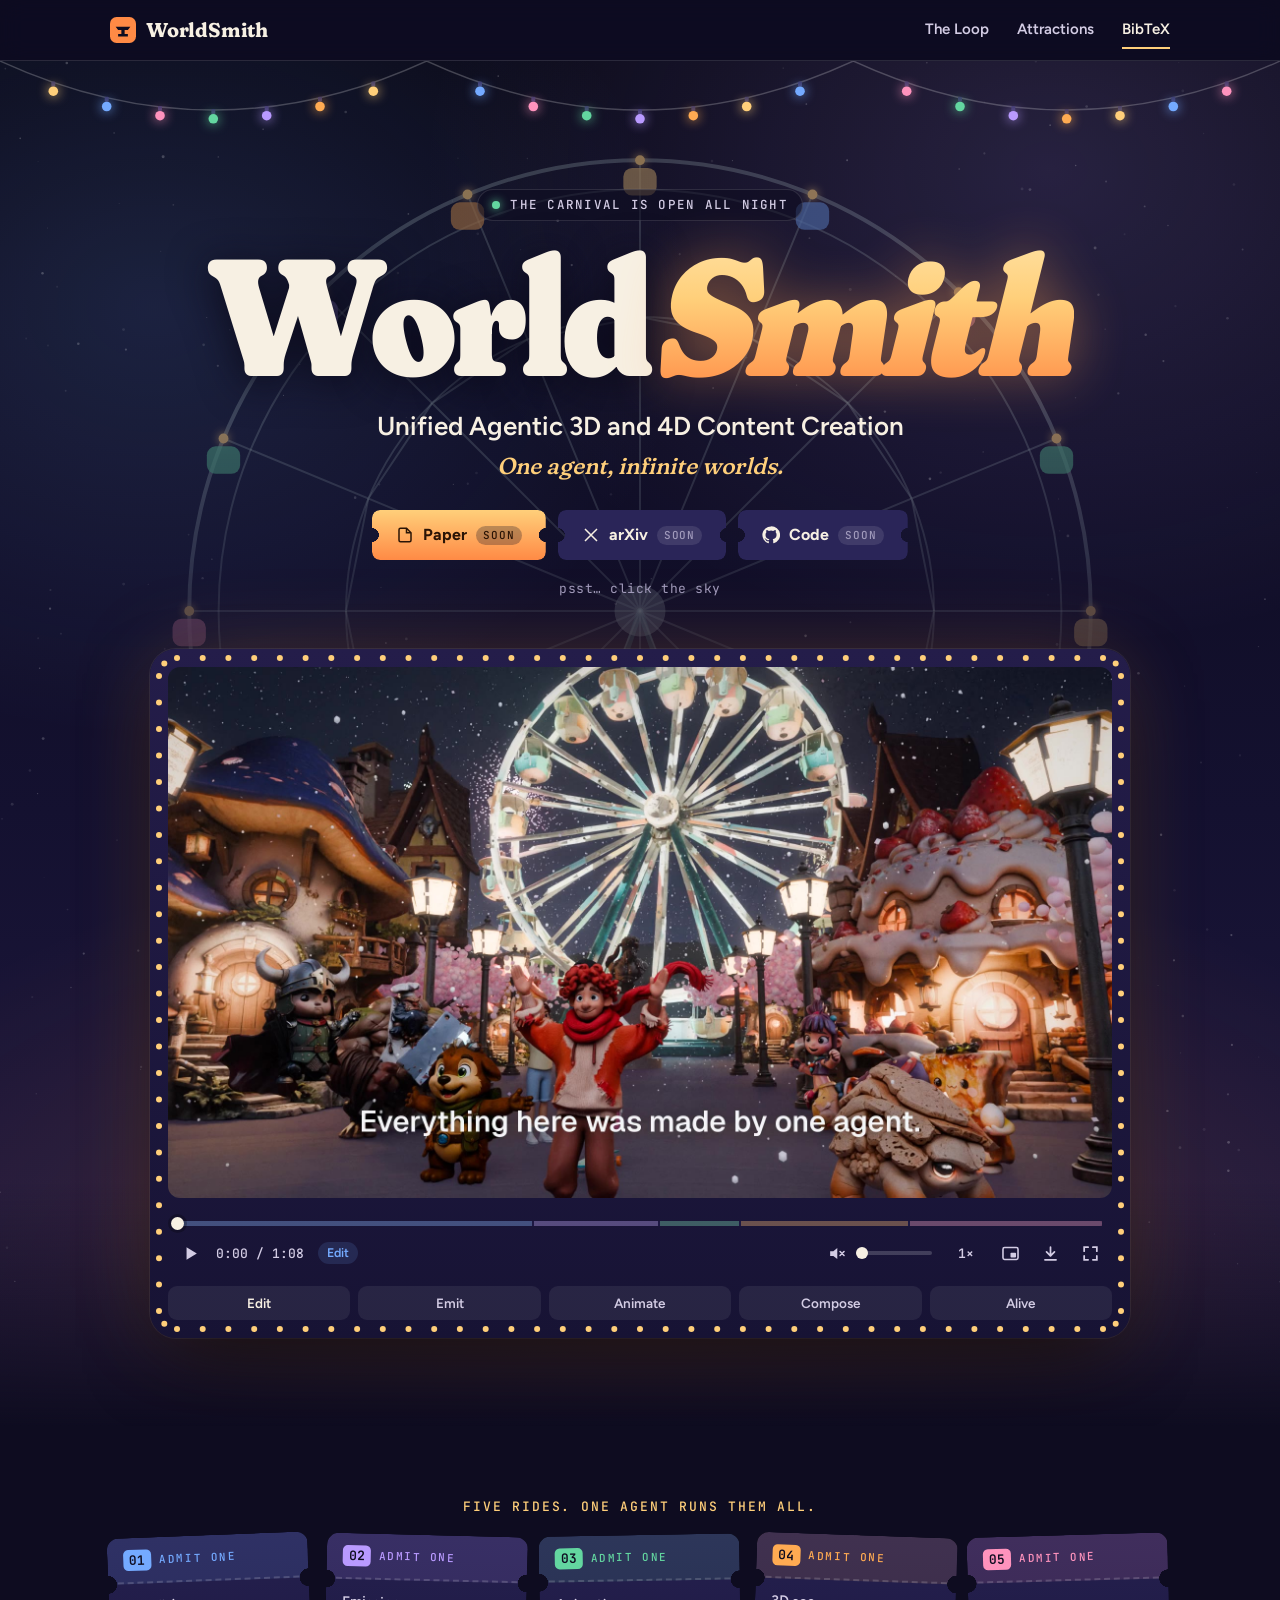
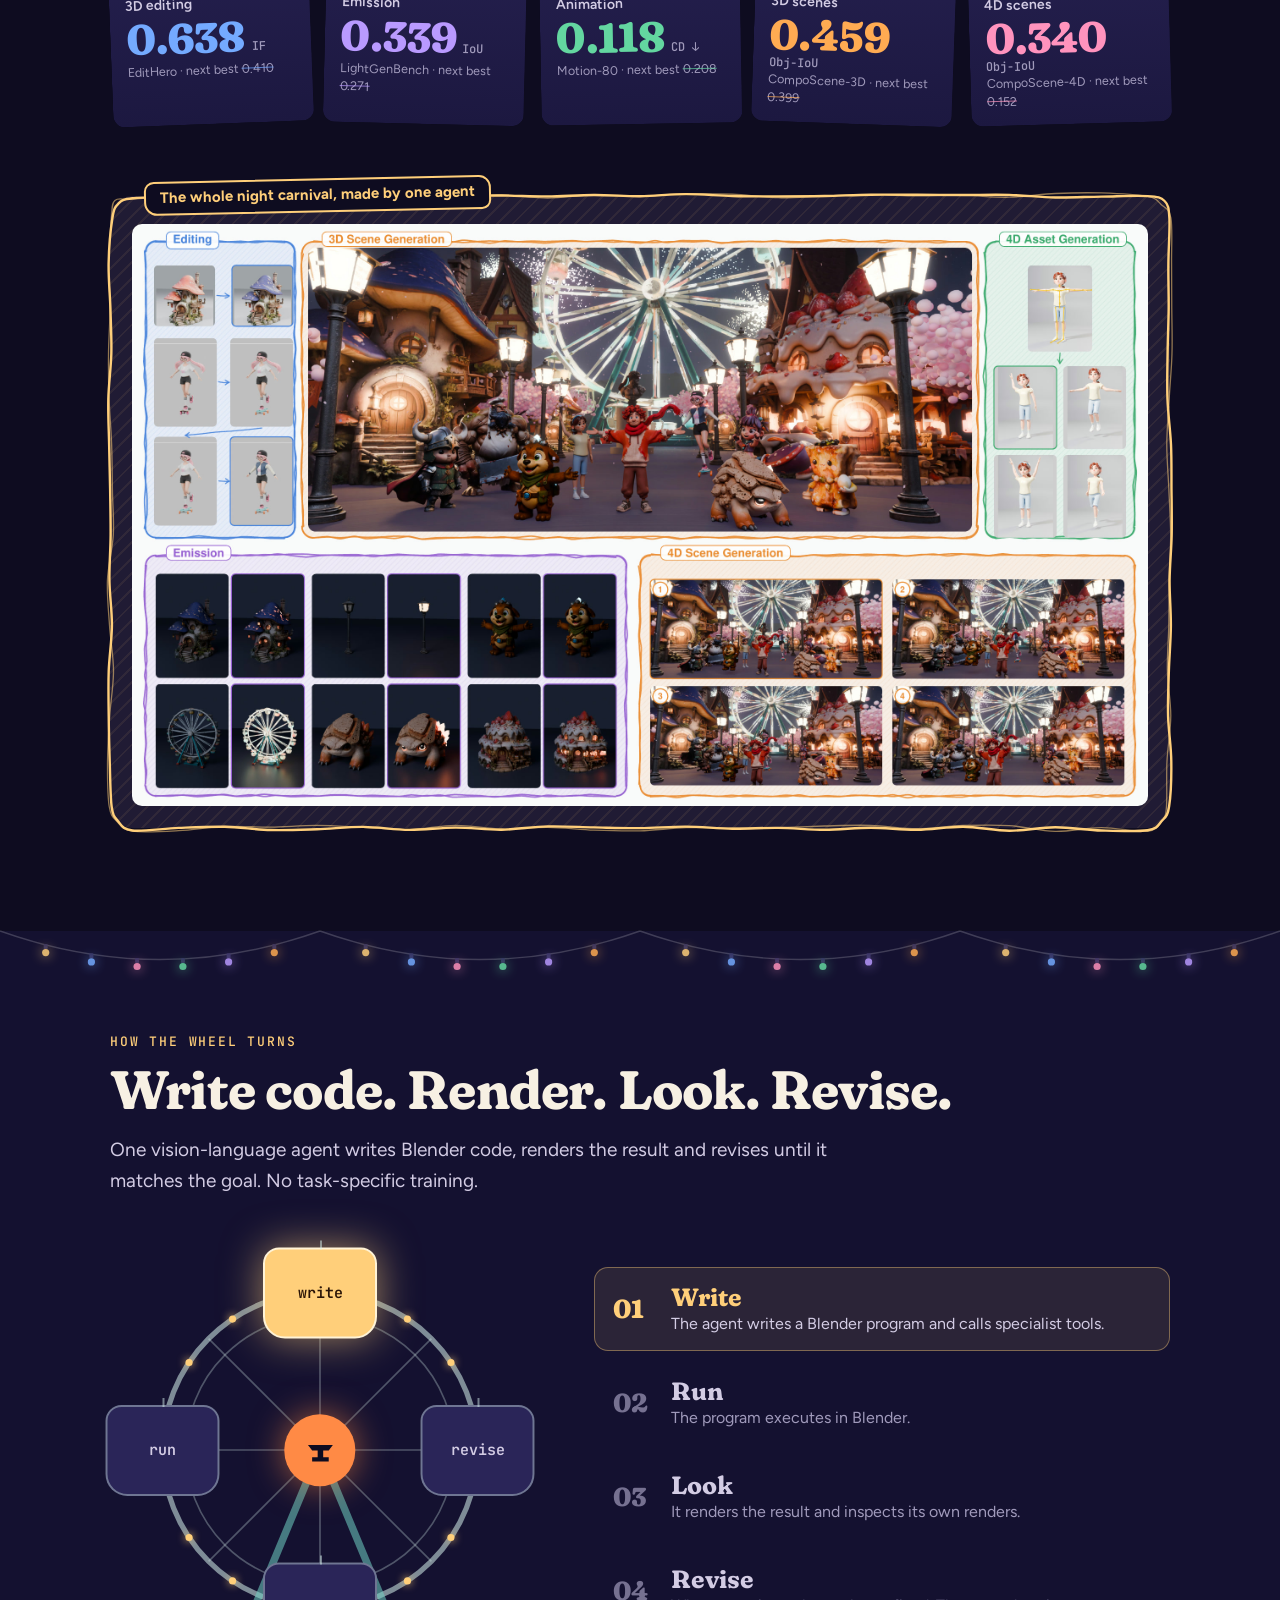
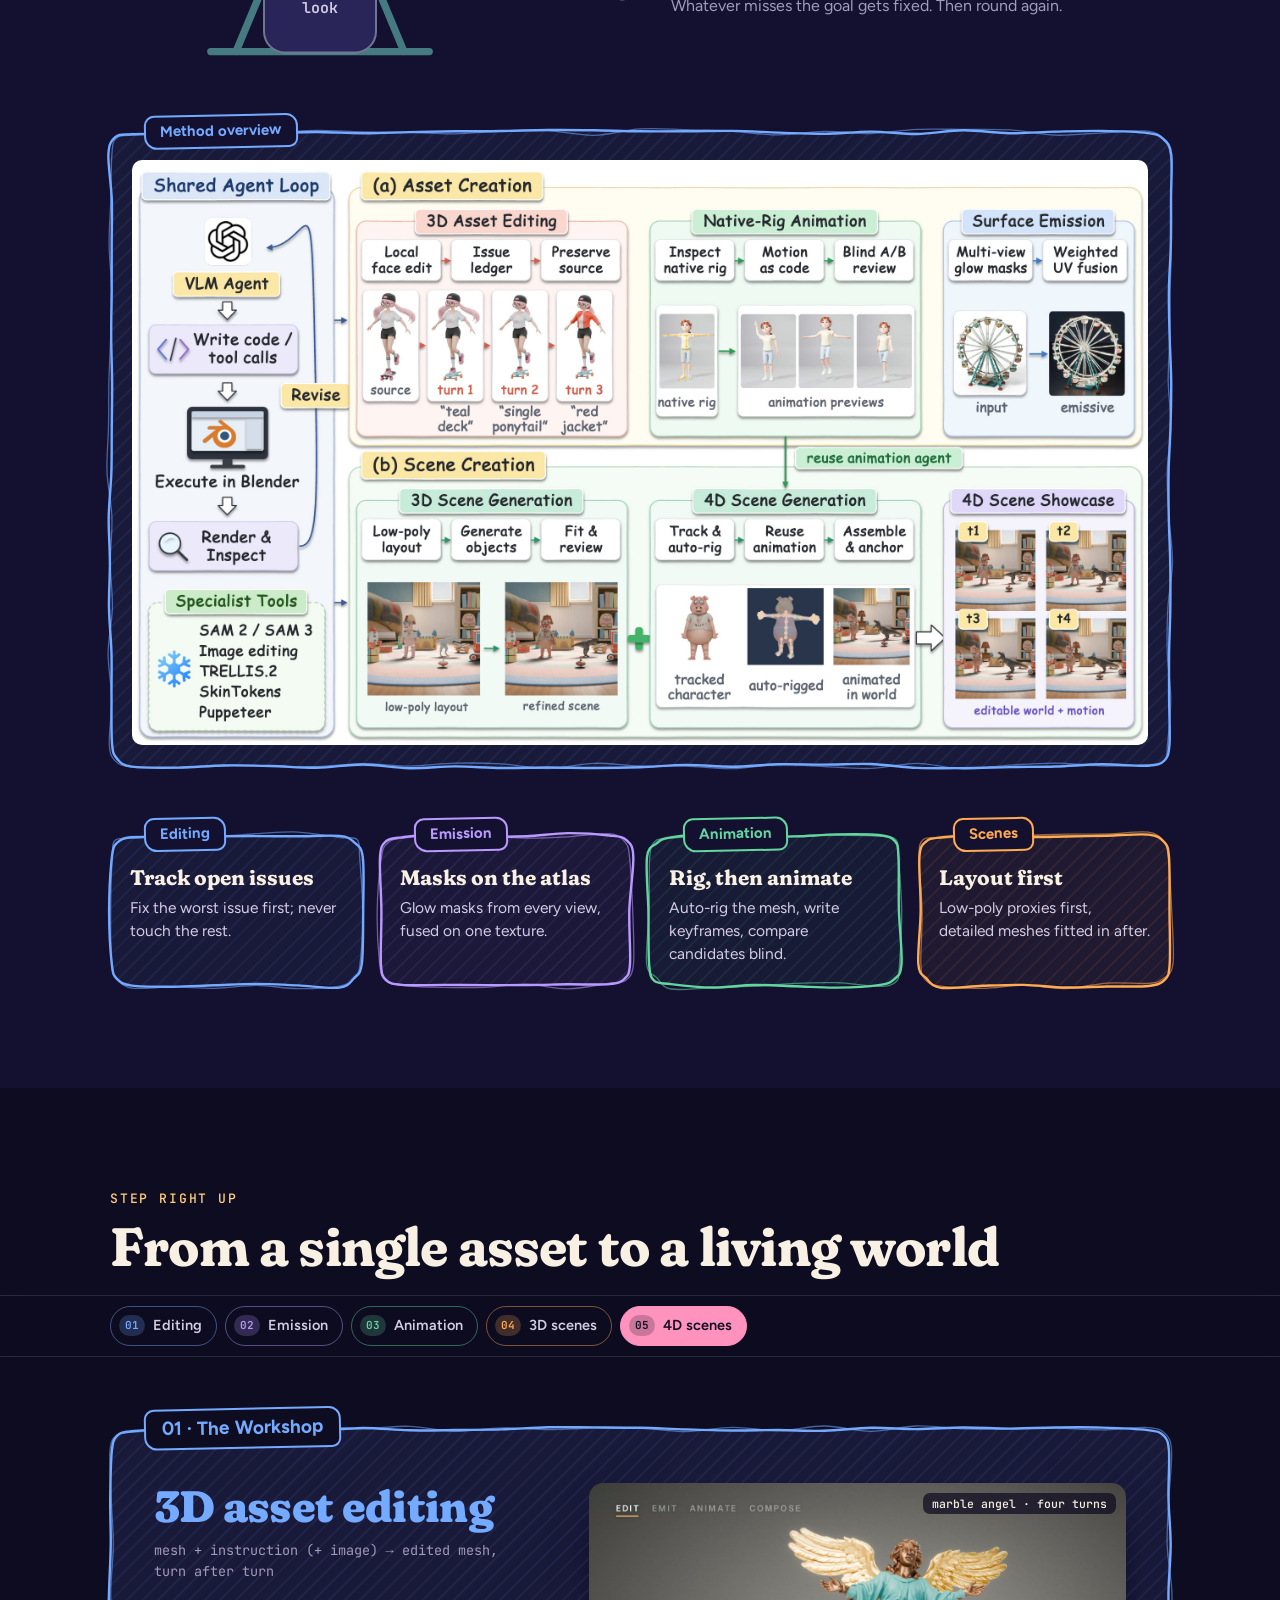
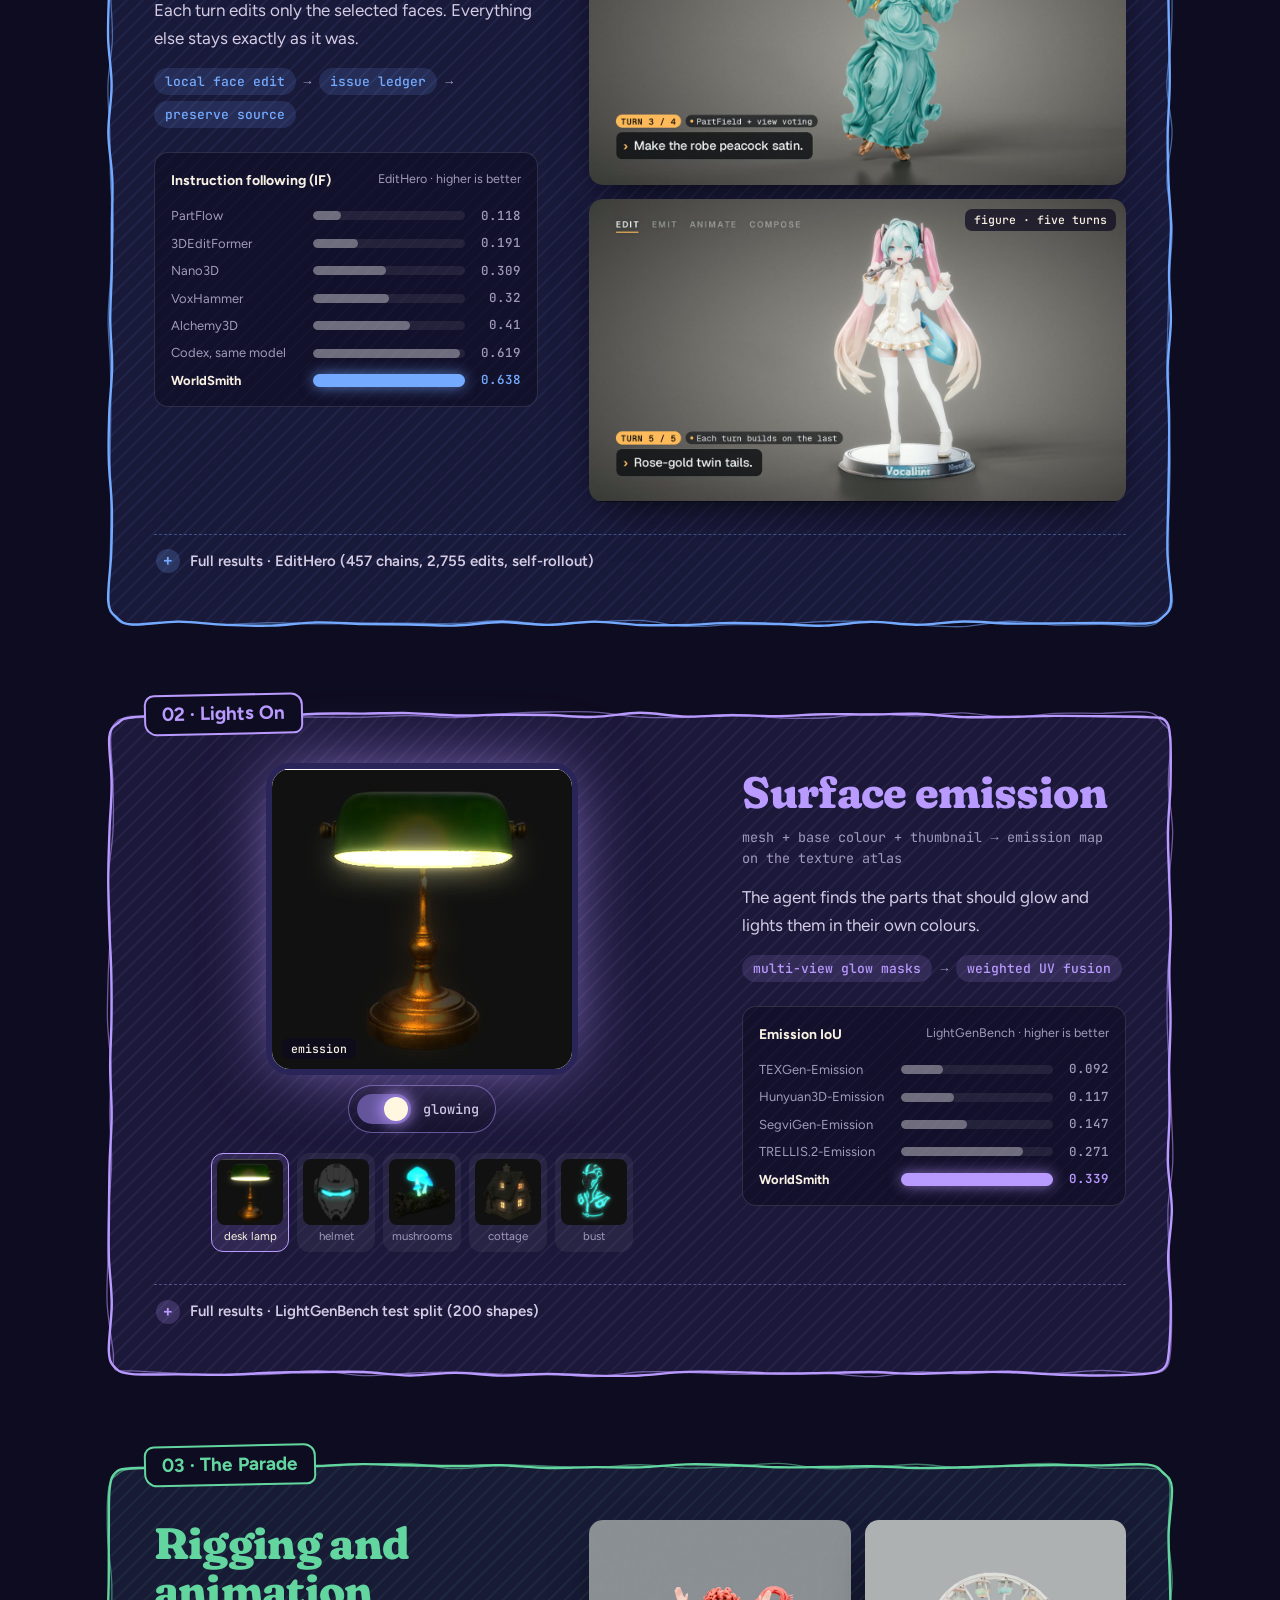
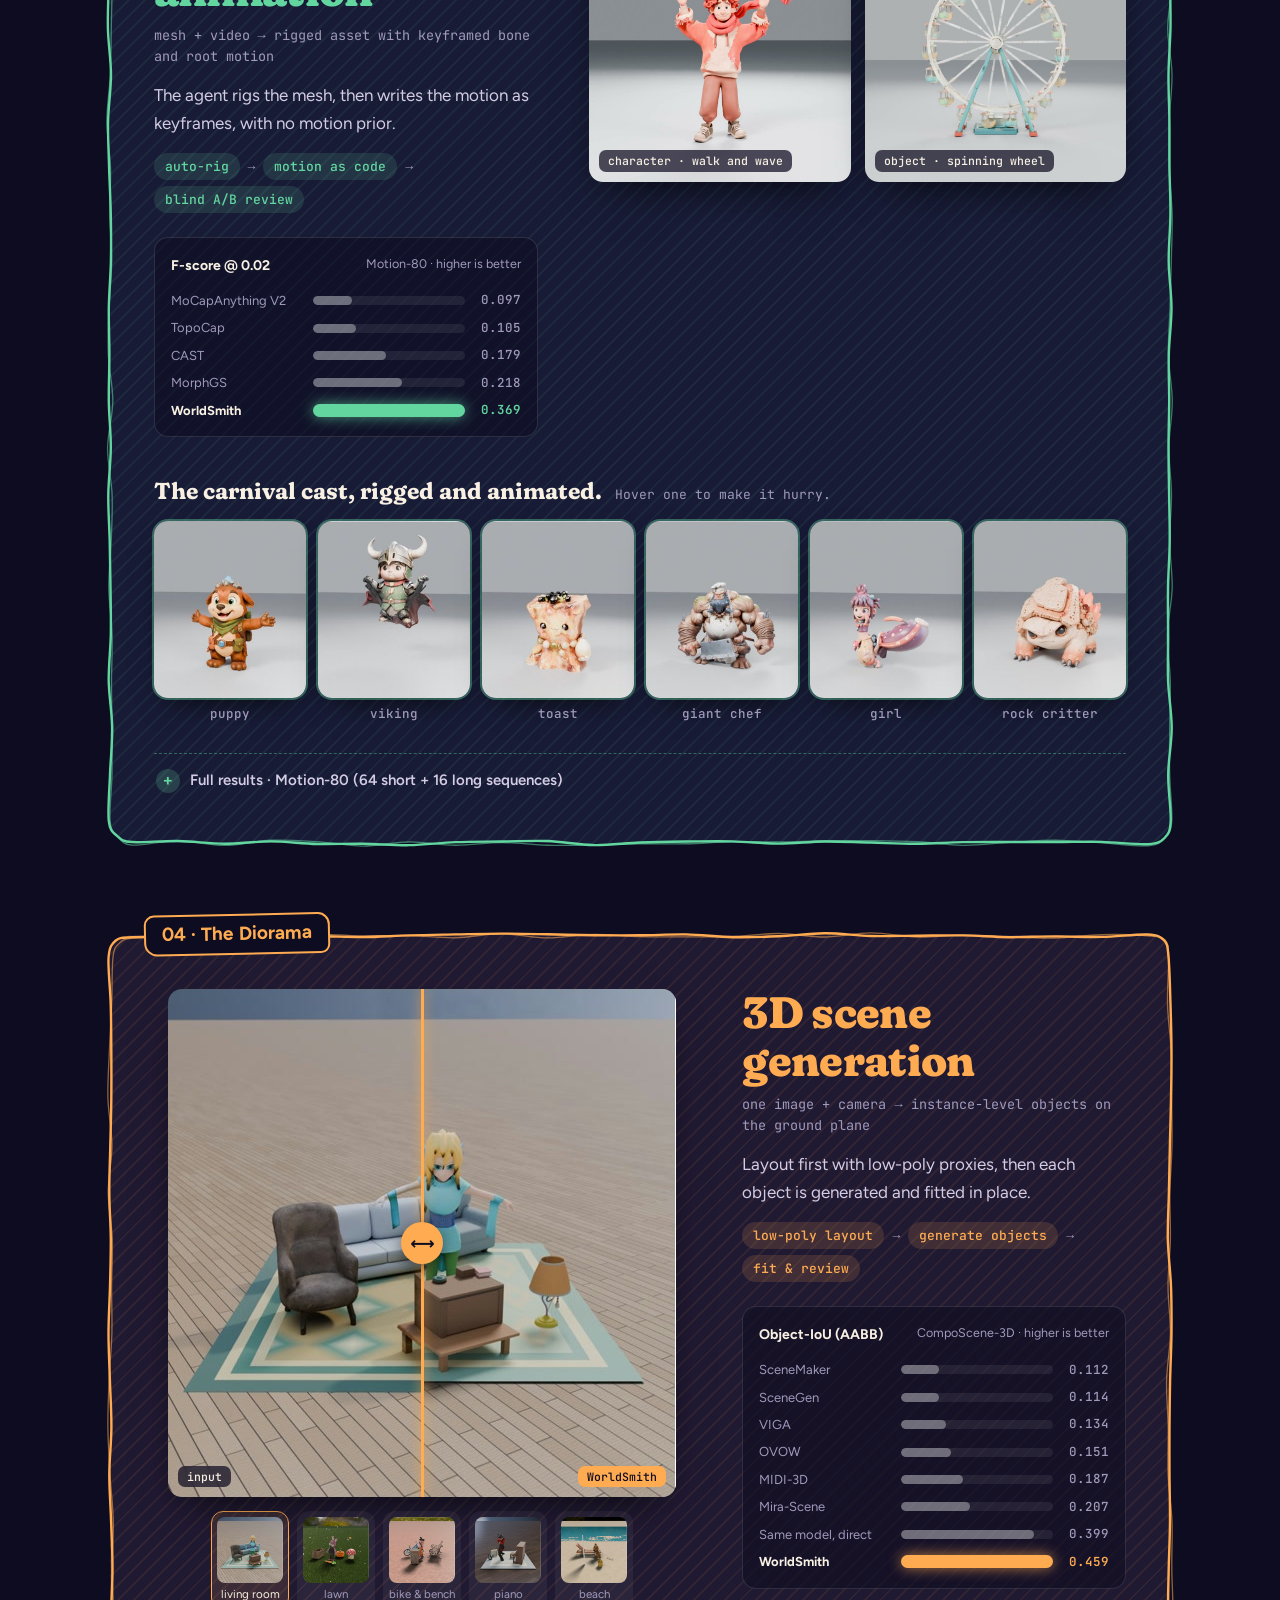
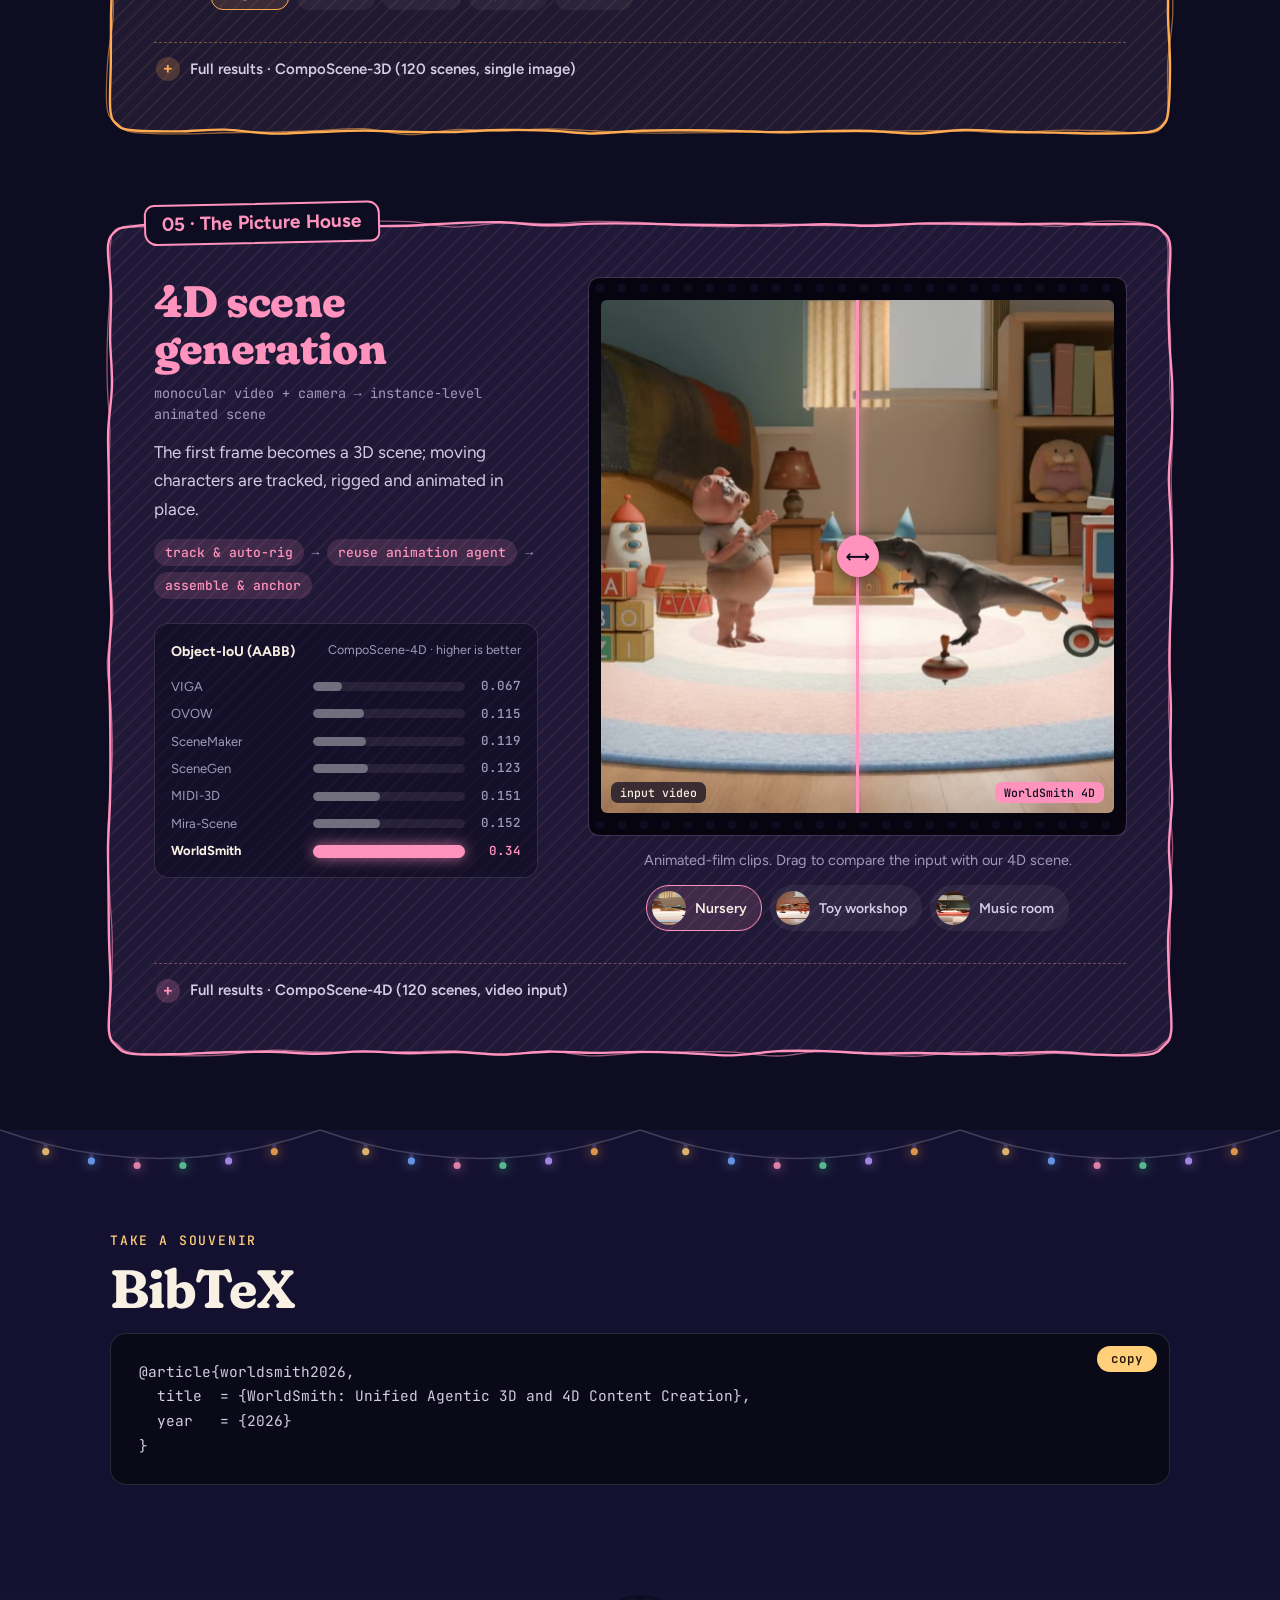
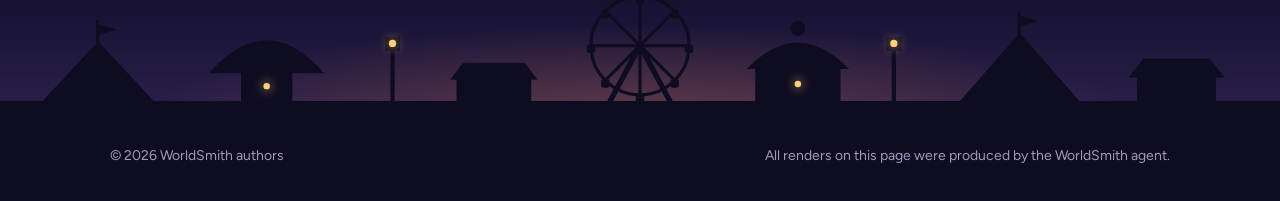
<file: index.html>
<!DOCTYPE html>
<html lang="en">
<head>
<meta charset="utf-8">
<meta name="viewport" content="width=device-width, initial-scale=1, viewport-fit=cover">
<title>WorldSmith: Unified Agentic 3D and 4D Content Creation</title>
<meta name="description" content="WorldSmith: one vision-language agent that writes Blender programs, calls specialist tools and checks its own renders to edit assets, write emission, rig and animate assets, and build 3D and 4D scenes.">
<meta property="og:title" content="WorldSmith: Unified Agentic 3D and 4D Content Creation">
<meta property="og:description" content="One agent, infinite worlds. Edit, emit, animate and compose 3D/4D content through executable Blender programs and visual feedback.">
<meta property="og:image" content="https://gkgo14.github.io/worldsmith/assets/video/reel.jpg">
<meta property="og:url" content="https://gkgo14.github.io/worldsmith/">
<meta property="og:type" content="website">
<link rel="canonical" href="https://gkgo14.github.io/worldsmith/">
<meta name="theme-color" content="#0e0c20">
<link rel="preload" href="assets/fonts/fraunces.woff2" as="font" type="font/woff2" crossorigin>
<link rel="preload" href="assets/fonts/figtree.woff2" as="font" type="font/woff2" crossorigin>
<link rel="stylesheet" href="assets/css/style.css">
<link rel="icon" href="data:image/svg+xml,%3Csvg xmlns='http://www.w3.org/2000/svg' viewBox='0 0 32 32'%3E%3Crect width='32' height='32' rx='8' fill='%23ff8a45'/%3E%3Cpath d='M7 12h18l-3 4h-4v5h4v3H10v-3h4v-5h-4z' fill='%230e0c20'/%3E%3C/svg%3E">
</head>
<body>

<!-- ============ NAV ============ -->
<nav class="nav" aria-label="Sections">
  <div class="wrap">
    <a class="brand" href="#top">
      <svg class="brand-mark" viewBox="0 0 32 32" aria-hidden="true"><rect width="32" height="32" rx="8" fill="var(--ember)"/><path d="M7 12h18l-3 4h-4v5h4v3H10v-3h4v-5h-4z" fill="var(--night-0)"/></svg>
      WorldSmith
    </a>
    <div class="nav-links">
      <a href="#loop">The Loop</a>
      <a href="#tasks" class="keep">Attractions</a>
      <a href="#bibtex">BibTeX</a>
    </div>
  </div>
</nav>

<!-- ============ HERO ============ -->
<header class="hero" id="top">
  <canvas id="sky" aria-hidden="true"></canvas>
  <div class="hero-wheel" id="heroWheel" aria-hidden="true"></div>
  <div class="lights" data-lights aria-hidden="true"></div>

  <div class="wrap hero-in">
    <p class="eyebrow"><span class="dot"></span>the carnival is open all night</p>
    <h1 class="title">World<span class="smith">Smith</span></h1>
    <p class="subtitle">Unified Agentic 3D and 4D Content Creation</p>
    <p class="tagline">One agent, infinite worlds.</p>

    <div class="btns">
      <!-- TODO: replace href="#" and drop class "soon" (and the .tag span) once each link is live -->
      <a class="btn primary soon" href="#" aria-disabled="true">
        <svg viewBox="0 0 24 24" fill="none" stroke="currentColor" stroke-width="2"><path d="M14 3H6a2 2 0 0 0-2 2v14a2 2 0 0 0 2 2h12a2 2 0 0 0 2-2V9z"/><path d="M14 3v6h6"/></svg>
        Paper <span class="tag">soon</span></a>
      <a class="btn soon" href="#" aria-disabled="true">
        <svg viewBox="0 0 24 24" fill="none" stroke="currentColor" stroke-width="2"><path d="M4 4l16 16M20 4L4 20"/></svg>
        arXiv <span class="tag">soon</span></a>
      <a class="btn soon" href="#" aria-disabled="true">
        <svg viewBox="0 0 24 24" fill="currentColor"><path d="M12 .5a11.5 11.5 0 0 0-3.64 22.41c.58.1.79-.25.79-.56v-2c-3.2.7-3.88-1.37-3.88-1.37-.53-1.33-1.28-1.69-1.28-1.69-1.05-.71.08-.7.08-.7 1.16.08 1.77 1.19 1.77 1.19 1.03 1.77 2.71 1.26 3.37.96.1-.75.4-1.26.73-1.55-2.55-.29-5.24-1.28-5.24-5.68 0-1.26.45-2.28 1.19-3.09-.12-.29-.52-1.46.11-3.05 0 0 .97-.31 3.17 1.18a11 11 0 0 1 5.77 0c2.2-1.49 3.17-1.18 3.17-1.18.63 1.59.23 2.76.11 3.05.74.81 1.19 1.83 1.19 3.09 0 4.41-2.69 5.39-5.25 5.67.41.36.78 1.06.78 2.14v3.17c0 .31.21.67.8.56A11.5 11.5 0 0 0 12 .5z"/></svg>
        Code <span class="tag">soon</span></a>
    </div>
    <p class="sky-hint" id="skyHint">psst… click the sky</p>
  </div>

  <div class="wrap">
    <div class="reel" id="reel" data-bulbs>
      <div class="player" id="player" tabindex="-1">
        <div class="reel-screen">
          <video id="reelVideo" src="assets/video/reel.mp4" poster="assets/video/reel.jpg" autoplay muted loop playsinline preload="metadata" aria-label="WorldSmith overview reel"></video>
        </div>
        <div class="pc" id="pc">
          <div class="scrub" id="scrub">
            <div class="scrub-segs" id="scrubSegs"></div>
            <div class="scrub-buf" id="scrubBuf"></div>
            <div class="scrub-fill" id="scrubFill"></div>
            <div class="scrub-tip" id="scrubTip" hidden></div>
            <input type="range" id="scrubIn" min="0" max="1000" step="1" value="0" aria-label="Seek">
          </div>
          <div class="pc-row">
            <button class="pc-b" id="pcPlay" aria-label="Pause"></button>
            <span class="pc-time"><span id="pcCur">0:00</span> / <span id="pcDur">1:08</span></span>
            <span class="pc-chap" id="pcChap"></span>
            <span class="pc-gap"></span>
            <div class="pc-vol">
              <button class="pc-b" id="pcMute" aria-label="Unmute"></button>
              <input type="range" id="pcVol" min="0" max="1" step="0.05" value="0" aria-label="Volume">
            </div>
            <div class="pc-menu">
              <button class="pc-b pc-txt" id="pcRate" aria-label="Playback speed" aria-haspopup="true" aria-expanded="false">1×</button>
              <div class="pc-pop" id="pcRates" hidden>
                <button data-r="0.5">0.5×</button><button data-r="0.75">0.75×</button><button data-r="1" class="on">1×</button><button data-r="1.25">1.25×</button><button data-r="1.5">1.5×</button><button data-r="2">2×</button>
              </div>
            </div>
            <button class="pc-b" id="pcPip" aria-label="Picture in picture" hidden></button>
            <a class="pc-b" id="pcDl" href="assets/video/reel.mp4" download="worldsmith_demo.mp4" aria-label="Download video"></a>
            <button class="pc-b" id="pcFs" aria-label="Full screen"></button>
          </div>
        </div>
      </div>
      <div class="reel-bar" role="group" aria-label="Reel chapters">
        <button class="chap" style="--c:var(--c-edit)" data-s="0" data-e="26.2">Edit<span class="p"></span></button>
        <button class="chap" style="--c:var(--c-emit)" data-s="26.2" data-e="35.5">Emit<span class="p"></span></button>
        <button class="chap" style="--c:var(--c-anim)" data-s="35.5" data-e="41.4">Animate<span class="p"></span></button>
        <button class="chap" style="--c:var(--c-s3d)" data-s="41.4" data-e="53.9">Compose<span class="p"></span></button>
        <button class="chap" style="--c:var(--c-s4d)" data-s="53.9" data-e="68.1">Alive<span class="p"></span></button>
      </div>
    </div>
  </div>
</header>

<!-- ============ TICKETS (headline numbers) ============ -->
<section class="tickets-sec">
  <div class="wrap">
    <p class="kicker center">Five rides. One agent runs them all.</p>
    <div class="tickets">
      <a class="ticket rv" href="#ride-edit" style="--c:var(--c-edit);--tilt:-2.2deg"><span class="t-top"><b>01</b> admit one</span><span class="t-task">3D editing</span><span class="t-num">0.638<small>IF</small></span><span class="t-vs">EditHero · next best <s>0.410</s></span></a>
      <a class="ticket rv" href="#ride-emit" style="--c:var(--c-emit);--tilt:1.4deg"><span class="t-top"><b>02</b> admit one</span><span class="t-task">Emission</span><span class="t-num">0.339<small>IoU</small></span><span class="t-vs">LightGenBench · next best <s>0.271</s></span></a>
      <a class="ticket rv" href="#ride-anim" style="--c:var(--c-anim);--tilt:-1deg"><span class="t-top"><b>03</b> admit one</span><span class="t-task">Animation</span><span class="t-num">0.118<small>CD ↓</small></span><span class="t-vs">Motion-80 · next best <s>0.208</s></span></a>
      <a class="ticket rv" href="#ride-s3d" style="--c:var(--c-s3d);--tilt:2deg"><span class="t-top"><b>04</b> admit one</span><span class="t-task">3D scenes</span><span class="t-num">0.459<small>Obj-IoU</small></span><span class="t-vs">CompoScene-3D · next best <s>0.399</s></span></a>
      <a class="ticket rv" href="#ride-s4d" style="--c:var(--c-s4d);--tilt:-1.6deg"><span class="t-top"><b>05</b> admit one</span><span class="t-task">4D scenes</span><span class="t-num">0.340<small>Obj-IoU</small></span><span class="t-vs">CompoScene-4D · next best <s>0.152</s></span></a>
    </div>

    <figure class="paper-fig sk rv" id="teaser" style="--c:var(--lamp)">
      <span class="sk-tab">The whole night carnival, made by one agent</span>
      <img class="zoomable" src="assets/img/teaser.jpg" width="2400" height="1376" loading="lazy" alt="WorldSmith results: multi-turn editing, a night-carnival 3D scene, a rigged and animated character, surface emission on six assets, and four frames of the carnival brought to life as a 4D scene">
    </figure>
  </div>
</section>

<!-- ============ LOOP ============ -->
<section id="loop" class="band">
  <div class="lights small" data-lights aria-hidden="true"></div>
  <div class="wrap">
    <p class="kicker">How the wheel turns</p>
    <h2 class="h2">Write code. Render. Look. Revise.</h2>
    <p class="lede">One vision-language agent writes Blender code, renders the result and revises until it matches the goal. No task-specific training.</p>

    <div class="loop-grid rv" id="loopWheel">
      <div class="lw" aria-hidden="true">
        <div class="lw-rim">
          <svg viewBox="0 0 400 400">
            <circle cx="200" cy="200" r="150" class="lw-ring"/>
            <circle cx="200" cy="200" r="128" class="lw-ring thin"/>
            <g class="lw-spokes"></g>
            <g class="lw-dots"></g>
          </svg>
        </div>
        <svg class="lw-legs" viewBox="0 0 400 400"><path d="M200 200L120 392M200 200L280 392M96 392h208"/></svg>
        <div class="lw-hub"><svg viewBox="0 0 32 32"><path d="M7 12h18l-3 4h-4v5h4v3H10v-3h4v-5h-4z"/></svg></div>
        <div class="lw-cab" style="--i:0"><span>write</span></div>
        <div class="lw-cab" style="--i:1"><span>run</span></div>
        <div class="lw-cab" style="--i:2"><span>look</span></div>
        <div class="lw-cab" style="--i:3"><span>revise</span></div>
      </div>
      <ol class="lw-steps">
        <li><button class="lw-step" data-i="0"><b>Write</b><span>The agent writes a Blender program and calls specialist tools.</span></button></li>
        <li><button class="lw-step" data-i="1"><b>Run</b><span>The program executes in Blender.</span></button></li>
        <li><button class="lw-step" data-i="2"><b>Look</b><span>It renders the result and inspects its own renders.</span></button></li>
        <li><button class="lw-step" data-i="3"><b>Revise</b><span>Whatever misses the goal gets fixed. Then round again.</span></button></li>
      </ol>
    </div>

    <figure class="paper-fig sk rv" style="--c:var(--c-edit)">
      <span class="sk-tab">Method overview</span>
      <img class="zoomable" src="assets/img/pipeline.jpg" width="2400" height="1380" loading="lazy" alt="Method overview: a shared agent loop (VLM agent writes code and tool calls, executes in Blender, renders and inspects, revises) drives asset creation (3D editing, rig-based animation, surface emission) and scene creation (3D scenes, 4D scenes that reuse the animation agent)">
    </figure>

    <div class="harness">
      <div class="hx sk rv" style="--c:var(--c-edit)"><span class="sk-tab">Editing</span><h4>Track open issues</h4><p>Fix the worst issue first; never touch the rest.</p></div>
      <div class="hx sk rv" style="--c:var(--c-emit)"><span class="sk-tab">Emission</span><h4>Masks on the atlas</h4><p>Glow masks from every view, fused on one texture.</p></div>
      <div class="hx sk rv" style="--c:var(--c-anim)"><span class="sk-tab">Animation</span><h4>Rig, then animate</h4><p>Auto-rig the mesh, write keyframes, compare candidates blind.</p></div>
      <div class="hx sk rv" style="--c:var(--c-s3d)"><span class="sk-tab">Scenes</span><h4>Layout first</h4><p>Low-poly proxies first, detailed meshes fitted in after.</p></div>
    </div>
  </div>
</section>

<!-- ============ ATTRACTIONS ============ -->
<section id="tasks">
  <div class="wrap">
    <p class="kicker">Step right up</p>
    <h2 class="h2">From a single asset to a living world</h2>
  </div>

  <div class="map" id="map">
    <div class="wrap">
      <div class="map-row" role="group" aria-label="Attractions">
        <a href="#ride-edit" style="--c:var(--c-edit)"><i>01</i>Editing</a>
        <a href="#ride-emit" style="--c:var(--c-emit)"><i>02</i>Emission</a>
        <a href="#ride-anim" style="--c:var(--c-anim)"><i>03</i>Animation</a>
        <a href="#ride-s3d" style="--c:var(--c-s3d)"><i>04</i>3D scenes</a>
        <a href="#ride-s4d" style="--c:var(--c-s4d)"><i>05</i>4D scenes</a>
      </div>
    </div>
  </div>

  <div class="wrap rides">

    <!-- ---- 01 EDIT ---- -->
    <article class="ride sk" id="ride-edit" style="--c:var(--c-edit)">
      <span class="sk-tab">01 · The Workshop</span>
      <div class="ride-grid">
        <div class="ride-text">
          <h3>3D asset editing</h3>
          <p class="io">mesh + instruction (+ image) → edited mesh, turn after turn</p>
          <p>Each turn edits only the selected faces. Everything else stays exactly as it was.</p>
          <ul class="chain"><li>local face edit</li><li class="sep">→</li><li>issue ledger</li><li class="sep">→</li><li>preserve source</li></ul>
          <div class="bars" data-bars="edit"></div>
        </div>
        <div class="clip-stack">
          <div class="clip"><video data-src="assets/video/edit_angel.mp4" poster="assets/video/edit_angel.jpg" muted loop playsinline preload="none" aria-label="Four editing turns on a marble angel"></video><span class="stage-label">marble angel · four turns</span></div>
          <div class="clip"><video data-src="assets/video/edit_miku.mp4" poster="assets/video/edit_miku.jpg" muted loop playsinline preload="none" aria-label="Five editing turns on a figure"></video><span class="stage-label">figure · five turns</span></div>
        </div>
      </div>
      <details class="table"><summary>Full results · EditHero (457 chains, 2,755 edits, self-rollout)</summary>
        <div class="tscroll"><table>
          <thead><tr><th>Method</th><th>IF ↑</th><th>CC<sup>prev</sup> ↑</th><th>CC<sup>0</sup> ↑</th><th>F ↑</th><th>IoU ↑</th><th>CD ↓</th><th>LPIPS<sub>E</sub> ↓</th><th>LPIPS<sub>U</sub> ↓</th><th>LPIPS<sub>W</sub> ↓</th><th>PSNR<sub>W</sub> ↑</th><th>Drift<sub>U</sub> ↓</th></tr></thead>
          <tbody>
            <tr><td>3DEditFormer</td><td>0.191</td><td>0.783</td><td>0.487</td><td>0.523</td><td>0.411</td><td>3.04</td><td>0.529</td><td>0.200</td><td>0.215</td><td>17.8</td><td>0.0157</td></tr>
            <tr><td>VoxHammer</td><td>0.32</td><td>0.71</td><td>0.453</td><td>0.52</td><td>0.380</td><td>2.69</td><td>0.521</td><td>0.205</td><td>0.219</td><td>15.2</td><td>0.022</td></tr>
            <tr><td>PartFlow</td><td>0.118</td><td>0.878</td><td>0.688</td><td>0.647</td><td>0.519</td><td>2.28</td><td>0.529</td><td>0.174</td><td>0.190</td><td>18.1</td><td>0.0128</td></tr>
            <tr><td>Nano3D</td><td>0.309</td><td>0.890</td><td>0.728</td><td>0.696</td><td>0.581</td><td>2.09</td><td>0.487</td><td>0.154</td><td>0.170</td><td>18.9</td><td>0.0076</td></tr>
            <tr><td>Alchemy3D</td><td>0.410</td><td>0.680</td><td>0.346</td><td>0.446</td><td>0.348</td><td>4.44</td><td>0.516</td><td>0.218</td><td>0.233</td><td>17.6</td><td>0.0177</td></tr>
            <tr><td>Codex agent (GPT-6 Astra)</td><td><u>0.619</u></td><td><u>0.981</u></td><td><u>0.920</u></td><td><u>0.832</u></td><td><u>0.806</u></td><td><u>0.80</u></td><td><u>0.222</u></td><td><u>0.054</u></td><td><u>0.062</u></td><td><u>26.9</u></td><td><u>0.0018</u></td></tr>
            <tr class="ours"><td>WorldSmith</td><td>0.638</td><td>0.982</td><td>0.922</td><td>0.840</td><td>0.814</td><td>0.79</td><td>0.193</td><td>0.048</td><td>0.056</td><td>27.7</td><td>0.0017</td></tr>
          </tbody></table></div>
        <p class="tnote">E: edit region, U: unedited region, W: whole object. CD ×100. Underlined: second best.</p>
      </details>
    </article>

    <!-- ---- 02 EMISSION ---- -->
    <article class="ride sk flip" id="ride-emit" style="--c:var(--c-emit)">
      <span class="sk-tab">02 · Lights On</span>
      <div class="ride-grid">
        <div class="ride-text">
          <h3>Surface emission</h3>
          <p class="io">mesh + base colour + thumbnail → emission map on the texture atlas</p>
          <p>The agent finds the parts that should glow and lights them in their own colours.</p>
          <ul class="chain"><li>multi-view glow masks</li><li class="sep">→</li><li>weighted UV fusion</li></ul>
          <div class="bars" data-bars="emit"></div>
        </div>
        <div class="booth" id="booth">
          <div class="booth-stage">
            <img class="e-in" id="emitIn" src="assets/img/emit_lamp_in.jpg" alt="Input asset under studio light" width="300" height="300">
            <img class="e-out" id="emitOut" src="assets/img/emit_lamp_out.jpg" alt="The same asset in the dark with the emission map written by WorldSmith" width="300" height="300">
            <span class="stage-label" id="emitLabel">input</span>
          </div>
          <button class="switch" id="emitSwitch" role="switch" aria-checked="false" aria-label="Turn the emission on">
            <span class="sw-track"><span class="sw-knob"></span></span>
            <span class="sw-text">flip the switch</span>
          </button>
          <div class="gal-row" role="group" aria-label="Choose an asset">
            <button class="gal-btn on" data-a="assets/img/emit_lamp_in.jpg" data-b="assets/img/emit_lamp_out.jpg"><img src="assets/img/emit_lamp_out.jpg" alt=""><span>desk lamp</span></button>
            <button class="gal-btn" data-a="assets/img/emit_helmet_in.jpg" data-b="assets/img/emit_helmet_out.jpg"><img src="assets/img/emit_helmet_out.jpg" alt="" loading="lazy"><span>helmet</span></button>
            <button class="gal-btn" data-a="assets/img/emit_mushrooms_in.jpg" data-b="assets/img/emit_mushrooms_out.jpg"><img src="assets/img/emit_mushrooms_out.jpg" alt="" loading="lazy"><span>mushrooms</span></button>
            <button class="gal-btn" data-a="assets/img/emit_cottage_in.jpg" data-b="assets/img/emit_cottage_out.jpg"><img src="assets/img/emit_cottage_out.jpg" alt="" loading="lazy"><span>cottage</span></button>
            <button class="gal-btn" data-a="assets/img/emit_bust_in.jpg" data-b="assets/img/emit_bust_out.jpg"><img src="assets/img/emit_bust_out.jpg" alt="" loading="lazy"><span>bust</span></button>
          </div>
        </div>
      </div>
      <details class="table"><summary>Full results · LightGenBench test split (200 shapes)</summary>
        <div class="tscroll"><table>
          <thead><tr><th>Method</th><th>IoU ↑</th><th>MAE ↓</th><th>PSNR ↑</th></tr></thead>
          <tbody>
            <tr><td>TEXGen-Emission</td><td>0.092</td><td>0.025</td><td>25.10</td></tr>
            <tr><td>Hunyuan3D-Emission</td><td>0.117</td><td><u>0.022</u></td><td>26.46</td></tr>
            <tr><td>SegviGen-Emission</td><td>0.147</td><td>0.041</td><td>24.50</td></tr>
            <tr><td>TRELLIS.2-Emission</td><td><u>0.271</u></td><td><b>0.021</b></td><td><u>26.81</u></td></tr>
            <tr class="ours"><td>WorldSmith</td><td>0.339</td><td>0.027</td><td>27.23</td></tr>
          </tbody></table></div>
        <p class="tnote">Official evaluator; other methods as reported by LightGenBench.</p>
      </details>
    </article>

    <!-- ---- 03 ANIMATION ---- -->
    <article class="ride sk" id="ride-anim" style="--c:var(--c-anim)">
      <span class="sk-tab">03 · The Parade</span>
      <div class="ride-grid">
        <div class="ride-text">
          <h3>Rigging and animation</h3>
          <p class="io">mesh + video → rigged asset with keyframed bone and root motion</p>
          <p>The agent rigs the mesh, then writes the motion as keyframes, with no motion prior.</p>
          <ul class="chain"><li>auto-rig</li><li class="sep">→</li><li>motion as code</li><li class="sep">→</li><li>blind A/B review</li></ul>
          <div class="bars" data-bars="anim"></div>
        </div>
        <div class="clip-pair">
          <div class="clip sq"><video data-src="assets/video/anim_boy.mp4" poster="assets/video/anim_boy.jpg" muted loop playsinline preload="none" aria-label="Rigged character walking and waving"></video><span class="stage-label">character · walk and wave</span></div>
          <div class="clip sq"><video data-src="assets/video/anim_wheel.mp4" poster="assets/video/anim_wheel.jpg" muted loop playsinline preload="none" aria-label="Rigged Ferris wheel spinning with hinged cabins"></video><span class="stage-label">object · spinning wheel</span></div>
        </div>
      </div>
      <div class="cast" id="cast">
        <p class="cast-lede">The carnival cast, rigged and animated. <span>Hover one to make it hurry.</span></p>
        <div class="cast-row">
          <figure class="puppet" tabindex="0" style="--d:0s"><div class="flip" style="background-image:url(assets/img/cast_bear.jpg)" role="img" aria-label="Six animated frames of the rigged puppy"></div><figcaption>puppy</figcaption></figure>
          <figure class="puppet" tabindex="0" style="--d:-.3s"><div class="flip" style="background-image:url(assets/img/cast_knight.jpg)" role="img" aria-label="Six animated frames of the rigged viking"></div><figcaption>viking</figcaption></figure>
          <figure class="puppet" tabindex="0" style="--d:-.6s"><div class="flip" style="background-image:url(assets/img/cast_loaf.jpg)" role="img" aria-label="Six animated frames of the rigged toast"></div><figcaption>toast</figcaption></figure>
          <figure class="puppet" tabindex="0" style="--d:-.9s"><div class="flip" style="background-image:url(assets/img/cast_ogre.jpg)" role="img" aria-label="Six animated frames of the rigged giant chef"></div><figcaption>giant chef</figcaption></figure>
          <figure class="puppet" tabindex="0" style="--d:-.2s"><div class="flip" style="background-image:url(assets/img/cast_girl.jpg)" role="img" aria-label="Six animated frames of the rigged girl"></div><figcaption>girl</figcaption></figure>
          <figure class="puppet" tabindex="0" style="--d:-.5s"><div class="flip" style="background-image:url(assets/img/cast_critter.jpg)" role="img" aria-label="Six animated frames of the rigged rock critter"></div><figcaption>rock critter</figcaption></figure>
        </div>
      </div>
      <details class="table"><summary>Full results · Motion-80 (64 short + 16 long sequences)</summary>
        <div class="tscroll"><table>
          <thead><tr><th>Method</th><th>SR (%) ↑</th><th>CD ↓</th><th>F<sub>0.02</sub> ↑</th><th>LPIPS ↓</th><th>CLIP ↑</th><th>FVD ↓</th><th>DreamSim ↓</th></tr></thead>
          <tbody>
            <tr><td>CAST†</td><td>100</td><td>0.2679</td><td>0.1792</td><td>0.1816</td><td>0.8651</td><td>1842.35</td><td>0.2008</td></tr>
            <tr><td>TopoCap</td><td>95</td><td>1.3051</td><td>0.1046</td><td>0.2063</td><td>0.8135</td><td>2337.03</td><td>0.2616</td></tr>
            <tr><td>MorphGS</td><td>100</td><td><u>0.2080</u></td><td><u>0.2177</u></td><td><u>0.1498</u></td><td><u>0.8842</u></td><td><u>1562.99</u></td><td><u>0.1672</u></td></tr>
            <tr><td>MoCapAnything V2†</td><td>100</td><td>0.7110</td><td>0.0967</td><td>0.2141</td><td>0.7529</td><td>2530.28</td><td>0.3563</td></tr>
            <tr class="ours"><td>WorldSmith</td><td>100</td><td>0.1179</td><td>0.3686</td><td>0.1214</td><td>0.9451</td><td>898.77</td><td>0.0883</td></tr>
          </tbody></table></div>
        <p class="tnote">To isolate motion quality, the benchmark gives every method the asset's original skeleton and skinning weights, plus the rest mesh and the video. Averaged over short and long sequences. †512-joint input limit.</p>
      </details>
    </article>

    <!-- ---- 04 3D SCENE ---- -->
    <article class="ride sk flip" id="ride-s3d" style="--c:var(--c-s3d)">
      <span class="sk-tab">04 · The Diorama</span>
      <div class="ride-grid">
        <div class="ride-text">
          <h3>3D scene generation</h3>
          <p class="io">one image + camera → instance-level objects on the ground plane</p>
          <p>Layout first with low-poly proxies, then each object is generated and fitted in place.</p>
          <ul class="chain"><li>low-poly layout</li><li class="sep">→</li><li>generate objects</li><li class="sep">→</li><li>fit &amp; review</li></ul>
          <div class="bars" data-bars="s3d"></div>
        </div>
        <div data-gallery>
          <div class="wipe sq" data-wipe style="--x:50%">
            <img data-a src="assets/img/scene_901_in.jpg" alt="Input image" width="508" height="508">
            <div class="top"><img data-b src="assets/img/scene_901_out.jpg" alt="Scene reconstructed by WorldSmith from the input camera, every object a separate instance" width="508" height="508"></div>
            <input type="range" min="0" max="100" value="50" aria-label="Compare input image and reconstruction">
            <div class="handle"></div>
            <span class="stage-label">input</span><span class="stage-label r">WorldSmith</span>
          </div>
          <div class="gal-row" role="group" aria-label="Choose a scene">
            <button class="gal-btn on" data-a="assets/img/scene_901_in.jpg" data-b="assets/img/scene_901_out.jpg"><img src="assets/img/scene_901_out.jpg" alt=""><span>living room</span></button>
            <button class="gal-btn" data-a="assets/img/scene_900_in.jpg" data-b="assets/img/scene_900_out.jpg"><img src="assets/img/scene_900_out.jpg" alt="" loading="lazy"><span>lawn</span></button>
            <button class="gal-btn" data-a="assets/img/scene_902_in.jpg" data-b="assets/img/scene_902_out.jpg"><img src="assets/img/scene_902_out.jpg" alt="" loading="lazy"><span>bike &amp; bench</span></button>
            <button class="gal-btn" data-a="assets/img/scene_903_in.jpg" data-b="assets/img/scene_903_out.jpg"><img src="assets/img/scene_903_out.jpg" alt="" loading="lazy"><span>piano</span></button>
            <button class="gal-btn" data-a="assets/img/scene_904_in.jpg" data-b="assets/img/scene_904_out.jpg"><img src="assets/img/scene_904_out.jpg" alt="" loading="lazy"><span>beach</span></button>
          </div>
        </div>
      </div>
      <details class="table"><summary>Full results · CompoScene-3D (120 scenes, single image)</summary>
        <div class="tscroll"><table>
          <thead><tr><th>Method</th><th>Succ.</th><th>Scene AABB ↑</th><th>Scene OBB ↑</th><th>Obj AABB ↑</th><th>Obj OBB ↑</th><th>PL ↓</th><th>N-CLIP ↓</th></tr></thead>
          <tbody>
            <tr><td>MIDI-3D</td><td>120</td><td>0.660</td><td>0.458</td><td>0.187</td><td>0.154</td><td>1.99</td><td>1.23</td></tr>
            <tr><td>SceneGen</td><td>120</td><td>0.557</td><td>0.426</td><td>0.114</td><td>0.094</td><td>3.52</td><td>1.56</td></tr>
            <tr><td>SceneMaker</td><td>120</td><td>0.569</td><td>0.379</td><td>0.112</td><td>0.092</td><td>3.42</td><td>1.63</td></tr>
            <tr><td>Mira-Scene</td><td>119</td><td>0.669</td><td>0.449</td><td>0.207</td><td>0.166</td><td>2.37</td><td>1.44</td></tr>
            <tr><td>OVOW</td><td>113</td><td>0.544</td><td>0.390</td><td>0.151</td><td>0.122</td><td>2.29</td><td>1.33</td></tr>
            <tr><td>VIGA</td><td>120</td><td>0.643</td><td>0.434</td><td>0.134</td><td>0.101</td><td>2.55</td><td>1.54</td></tr>
            <tr><td>GPT-6 Astra direct*</td><td>120</td><td><u>0.801</u></td><td><u>0.565</u></td><td><u>0.399</u></td><td><u>0.329</u></td><td><b>1.21</b></td><td><u>1.18</u></td></tr>
            <tr class="ours"><td>WorldSmith</td><td>120</td><td>0.836</td><td>0.589</td><td>0.459</td><td>0.372</td><td>1.30</td><td>0.83</td></tr>
          </tbody></table></div>
        <p class="tnote">Failed scenes count as zero IoU. *Mean of 3 runs; same model as ours, without the framework.</p>
      </details>
    </article>

    <!-- ---- 05 4D SCENE ---- -->
    <article class="ride sk" id="ride-s4d" style="--c:var(--c-s4d)">
      <span class="sk-tab">05 · The Picture House</span>
      <div class="ride-grid">
        <div class="ride-text">
          <h3>4D scene generation</h3>
          <p class="io">monocular video + camera → instance-level animated scene</p>
          <p>The first frame becomes a 3D scene; moving characters are tracked, rigged and animated in place.</p>
          <ul class="chain"><li>track &amp; auto-rig</li><li class="sep">→</li><li>reuse animation agent</li><li class="sep">→</li><li>assemble &amp; anchor</li></ul>
          <div class="bars" data-bars="s4d"></div>
        </div>
        <div class="films" id="films">
          <div class="filmstrip">
            <div class="wipe sq" id="filmWipe" style="--x:50%">
              <canvas id="filmBase" width="512" height="512" aria-label="Input video"></canvas>
              <div class="top"><canvas id="filmTop" width="512" height="512" aria-label="WorldSmith 4D scene from the input camera"></canvas></div>
              <input type="range" min="0" max="100" value="50" aria-label="Compare input video and reconstruction">
              <div class="handle"></div>
              <span class="stage-label">input video</span><span class="stage-label r">WorldSmith 4D</span>
            </div>
          </div>
          <p class="films-lede">Animated-film clips. Drag to compare the input with our 4D scene.</p>
          <div class="film-picker" id="filmPicker" role="group" aria-label="Choose a clip">
            <button class="film-btn on" data-film="905"><span class="th" style="background-image:url(assets/video/film_905.jpg)"></span>Nursery</button>
            <button class="film-btn" data-film="906"><span class="th" style="background-image:url(assets/video/film_906.jpg)"></span>Toy workshop</button>
            <button class="film-btn" data-film="908"><span class="th" style="background-image:url(assets/video/film_908.jpg)"></span>Music room</button>
          </div>
          <video id="filmVideo" muted loop playsinline preload="auto" hidden></video>
        </div>
      </div>
      <details class="table"><summary>Full results · CompoScene-4D (120 scenes, video input)</summary>
        <div class="tscroll"><table>
          <thead><tr><th>Method</th><th>Scene AABB ↑</th><th>Scene OBB ↑</th><th>Obj AABB ↑</th><th>Obj OBB ↑</th><th>PL ↓</th><th>N-CLIP ↓</th><th>Local CD ↓</th><th>Local F ↑</th><th>World CD ↓</th><th>World F ↑</th></tr></thead>
          <tbody>
            <tr><td>MIDI-3D (per frame)</td><td><u>0.667</u></td><td><u>0.454</u></td><td>0.151</td><td><u>0.129</u></td><td><u>1.81</u></td><td><u>1.14</u></td><td>–</td><td>–</td><td>–</td><td>–</td></tr>
            <tr><td>SceneGen (per frame)</td><td>0.597</td><td>0.416</td><td>0.123</td><td>0.101</td><td>3.09</td><td>1.44</td><td>–</td><td>–</td><td>–</td><td>–</td></tr>
            <tr><td>SceneMaker (per frame)</td><td>0.597</td><td>0.379</td><td>0.119</td><td>0.099</td><td>3.00</td><td>1.51</td><td>–</td><td>–</td><td>–</td><td>–</td></tr>
            <tr><td>Mira-Scene (per frame)</td><td>0.618</td><td>0.410</td><td><u>0.152</u></td><td>0.125</td><td>2.59</td><td>1.66</td><td>–</td><td>–</td><td>–</td><td>–</td></tr>
            <tr><td>VIGA (per frame)</td><td>0.614</td><td>0.357</td><td>0.067</td><td>0.049</td><td>2.50</td><td>1.90</td><td>–</td><td>–</td><td>–</td><td>–</td></tr>
            <tr><td>OVOW (video)</td><td>0.446</td><td>0.327</td><td>0.115</td><td>0.098</td><td>2.90</td><td>1.53</td><td><u>0.491</u></td><td><u>0.093</u></td><td><u>0.627</u></td><td><u>0.162</u></td></tr>
            <tr class="ours"><td>WorldSmith (video)</td><td>0.776</td><td>0.546</td><td>0.340</td><td>0.285</td><td>1.33</td><td>0.87</td><td>0.202</td><td>0.216</td><td>0.227</td><td>0.450</td></tr>
          </tbody></table></div>
        <p class="tnote">Scene metrics at the first, middle and last frames; character metrics over all frames. Single-image methods are run on each scored frame independently and output no animation.</p>
      </details>
    </article>

  </div>
</section>

<!-- ============ BIBTEX ============ -->
<section id="bibtex" class="band">
  <div class="lights small" data-lights aria-hidden="true"></div>
  <div class="wrap">
    <p class="kicker">Take a souvenir</p>
    <h2 class="h2">BibTeX</h2>
    <div class="bib">
      <button class="copy" id="copyBib">copy</button>
<pre id="bibText">@article{worldsmith2026,
  title  = {WorldSmith: Unified Agentic 3D and 4D Content Creation},
  year   = {2026}
}</pre>
    </div>
  </div>
</section>

<footer>
  <svg class="skyline" viewBox="0 0 1200 120" preserveAspectRatio="xMidYMax slice" aria-hidden="true">
    <g class="sl-spin"><circle class="sl-line" cx="600" cy="54" r="46"/><path class="sl-line" d="M600 54L646.0 54.0M600 54L632.5 86.5M600 54L600.0 100.0M600 54L567.5 86.5M600 54L554.0 54.0M600 54L567.5 21.5M600 54L600.0 8.0M600 54L632.5 21.5"/><rect class="sl" x="642.0" y="53.0" width="8" height="8" rx="2"/><rect class="sl" x="628.5" y="85.5" width="8" height="8" rx="2"/><rect class="sl" x="596.0" y="99.0" width="8" height="8" rx="2"/><rect class="sl" x="563.5" y="85.5" width="8" height="8" rx="2"/><rect class="sl" x="550.0" y="53.0" width="8" height="8" rx="2"/><rect class="sl" x="563.5" y="20.5" width="8" height="8" rx="2"/><rect class="sl" x="596.0" y="7.0" width="8" height="8" rx="2"/><rect class="sl" x="628.5" y="20.5" width="8" height="8" rx="2"/></g>
    <path class="sl-line" d="M600 54L572 106M600 54L628 106" style="stroke-width:5"/>
    <path class="sl" d="M-300 120V106H1500V120Z"/>
    <path class="sl" d="M40 106L92 50L144 106ZM90 52V30h3v4l16 5-16 5v8z"/>
    <path class="sl" d="M196 80Q250 18 304 80ZM226 78h48v28h-48z"/>
    <path class="sl" d="M366 106V58h4v48zM361 46h14v13h-14zM836 106V58h4v48zM831 46h14v13h-14z"/>
    <path class="sl" d="M428 106V84h70v22zM422 86l12-16h58l12 16z"/>
    <path class="sl" d="M700 76Q748 26 796 76ZM708 74h80v32h-80z"/><circle class="sl" cx="748" cy="38" r="7"/>
    <path class="sl" d="M900 106L956 42L1012 106ZM954 44V22h3v4l16 5-16 5v8z"/>
    <path class="sl" d="M1066 106V82h74v24zM1058 84l14-18h62l14 18z"/>
    <circle class="sl-lamp" cx="368" cy="52" r="3.4"/><circle class="sl-lamp" cx="838" cy="52" r="3.4" style="animation-delay:-1.3s"/>
    <circle class="sl-lamp" cx="250" cy="92" r="3"/><circle class="sl-lamp" cx="748" cy="90" r="3" style="animation-delay:-.7s"/>
  </svg>
  <div class="wrap">
    <span>© 2026 WorldSmith authors</span>
    <span>All renders on this page were produced by the WorldSmith agent.</span>
  </div>
</footer>

<dialog class="lb" id="lb"><button id="lbClose">close ✕</button><img id="lbImg" alt=""></dialog>

<script src="assets/js/main.js"></script>
</body>
</html>
</file>
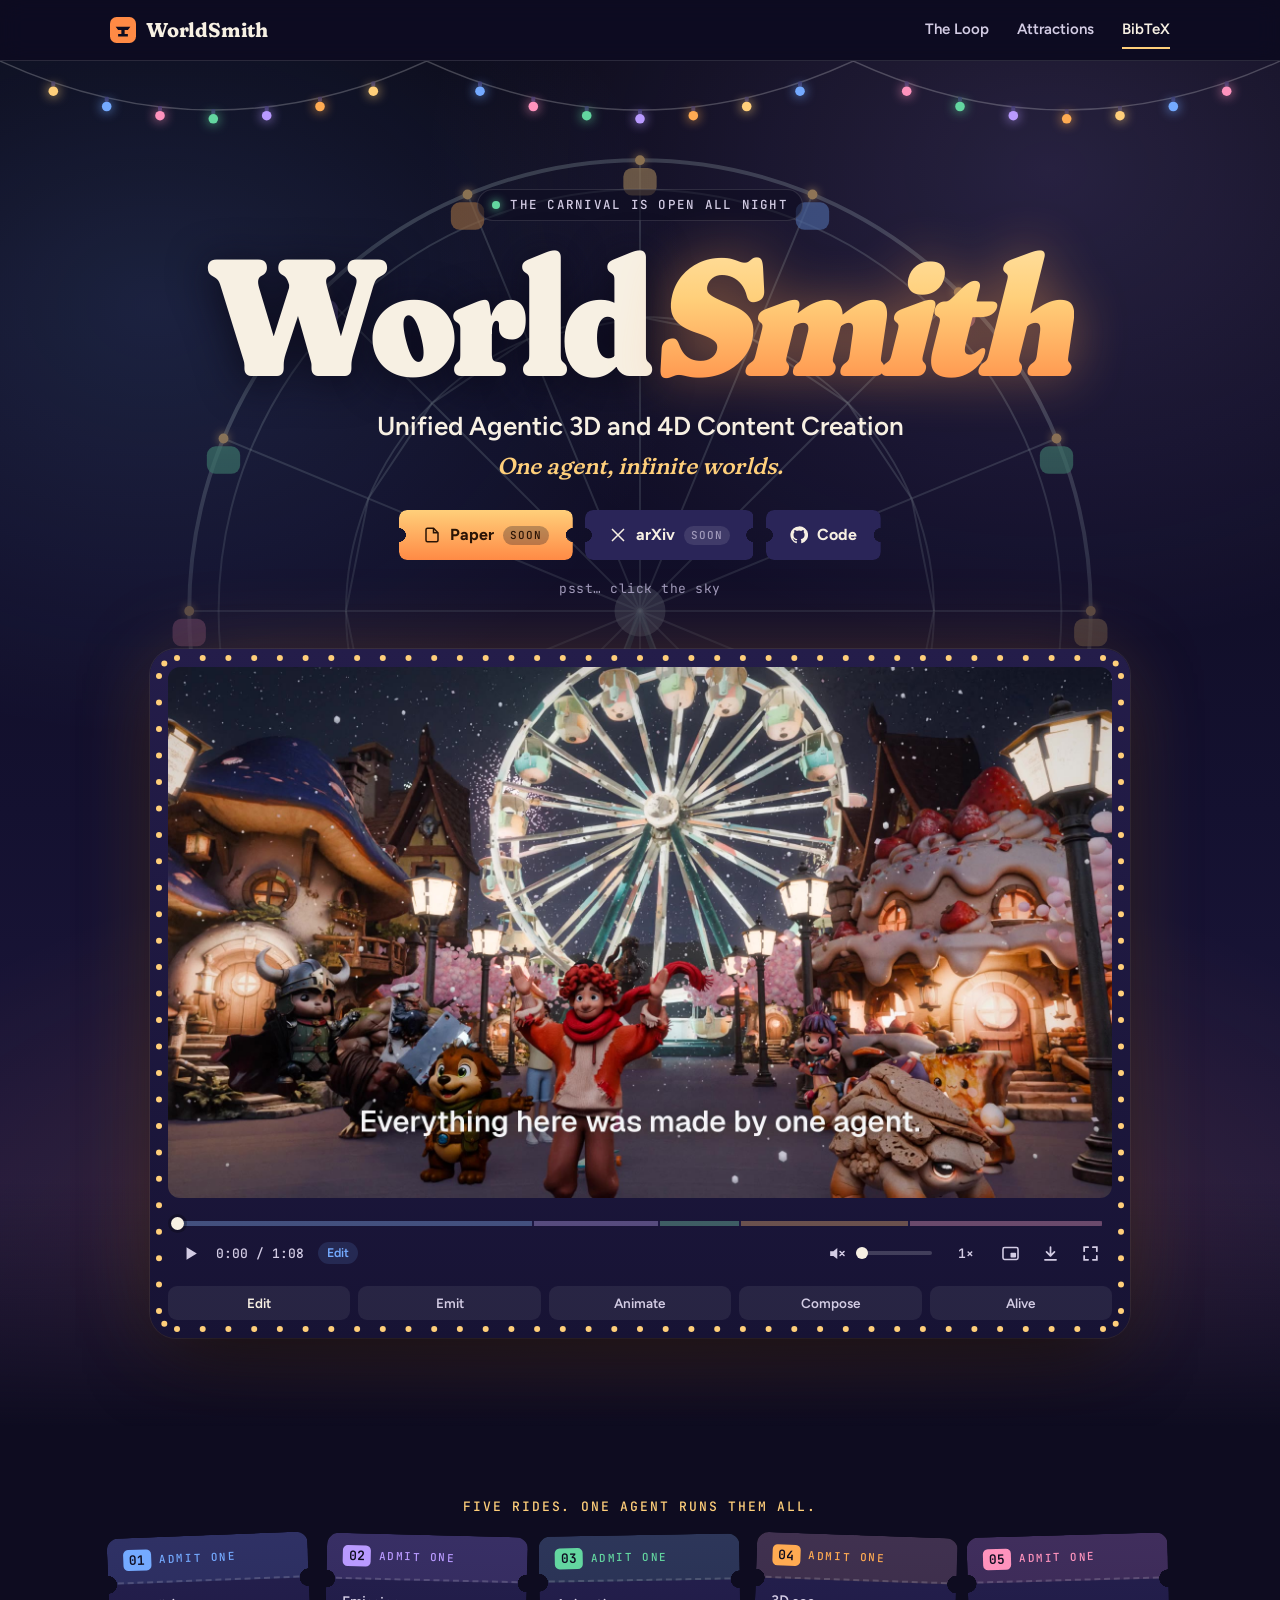
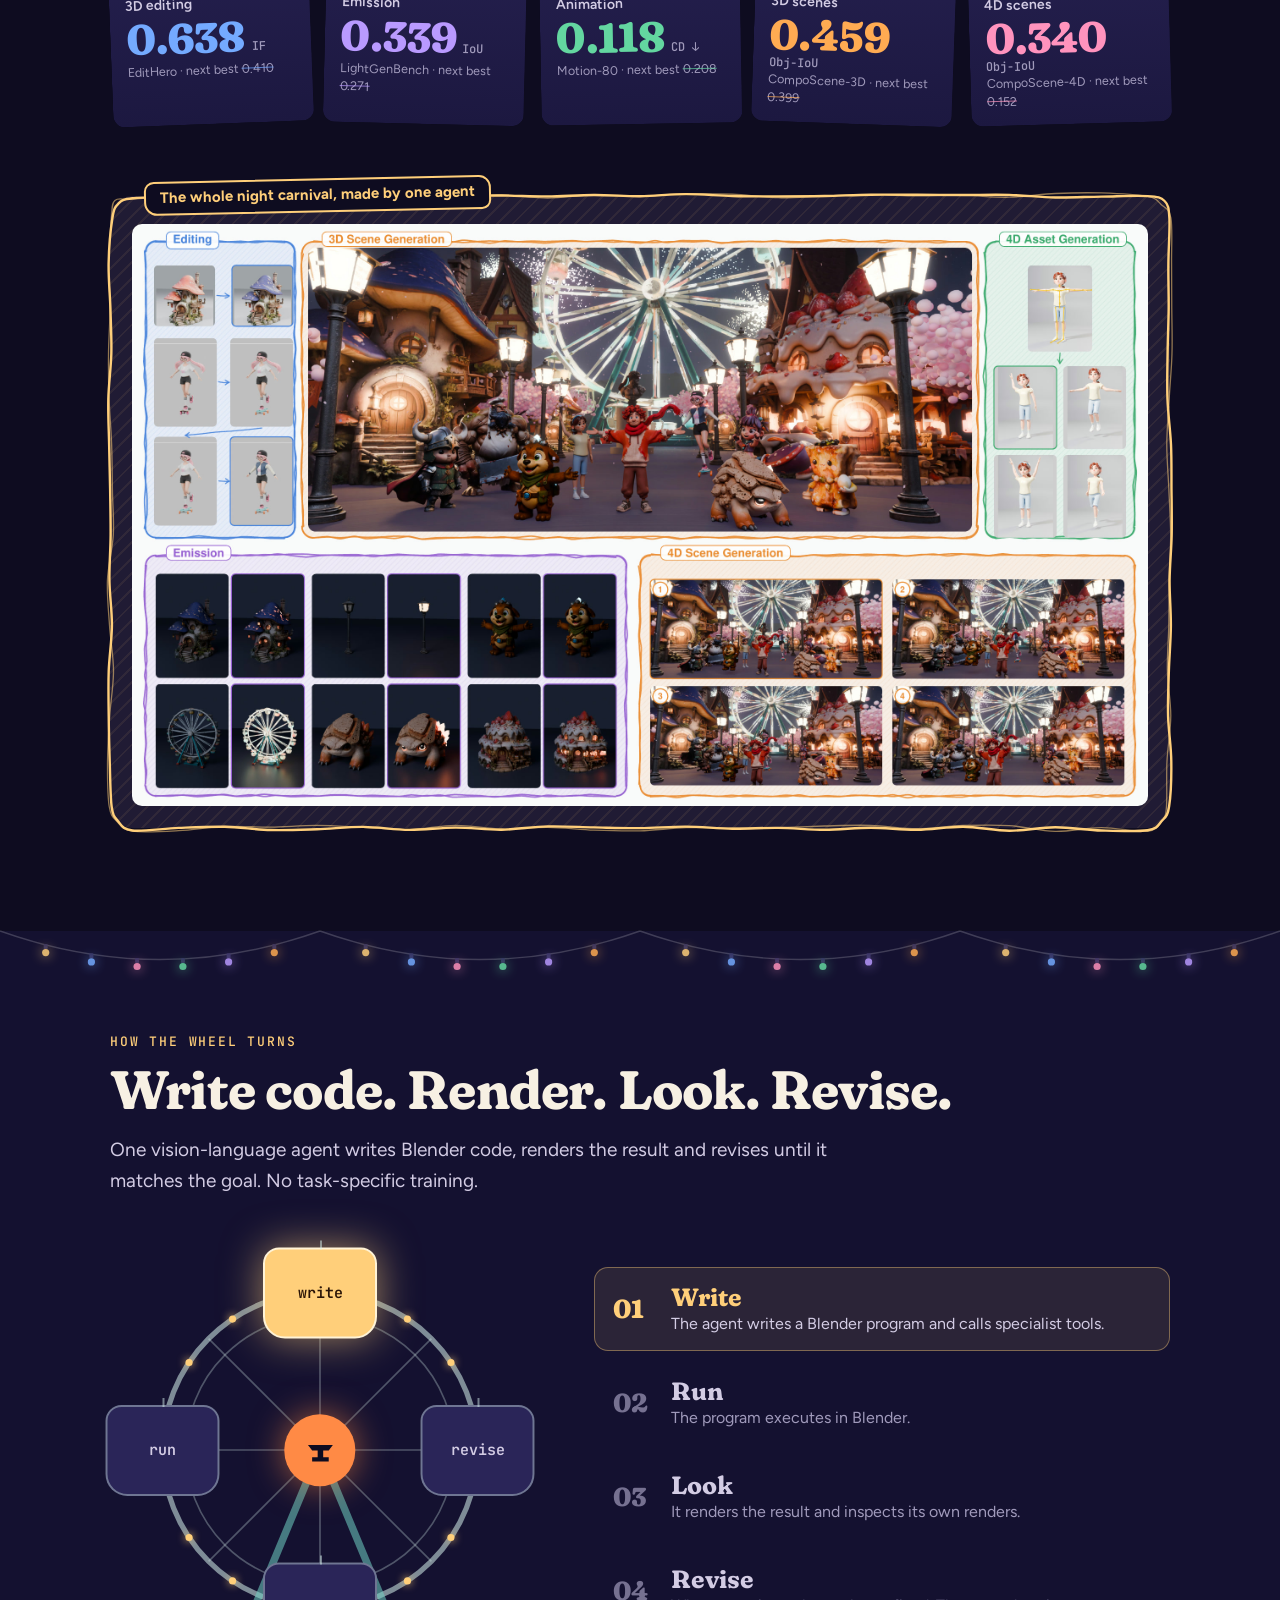
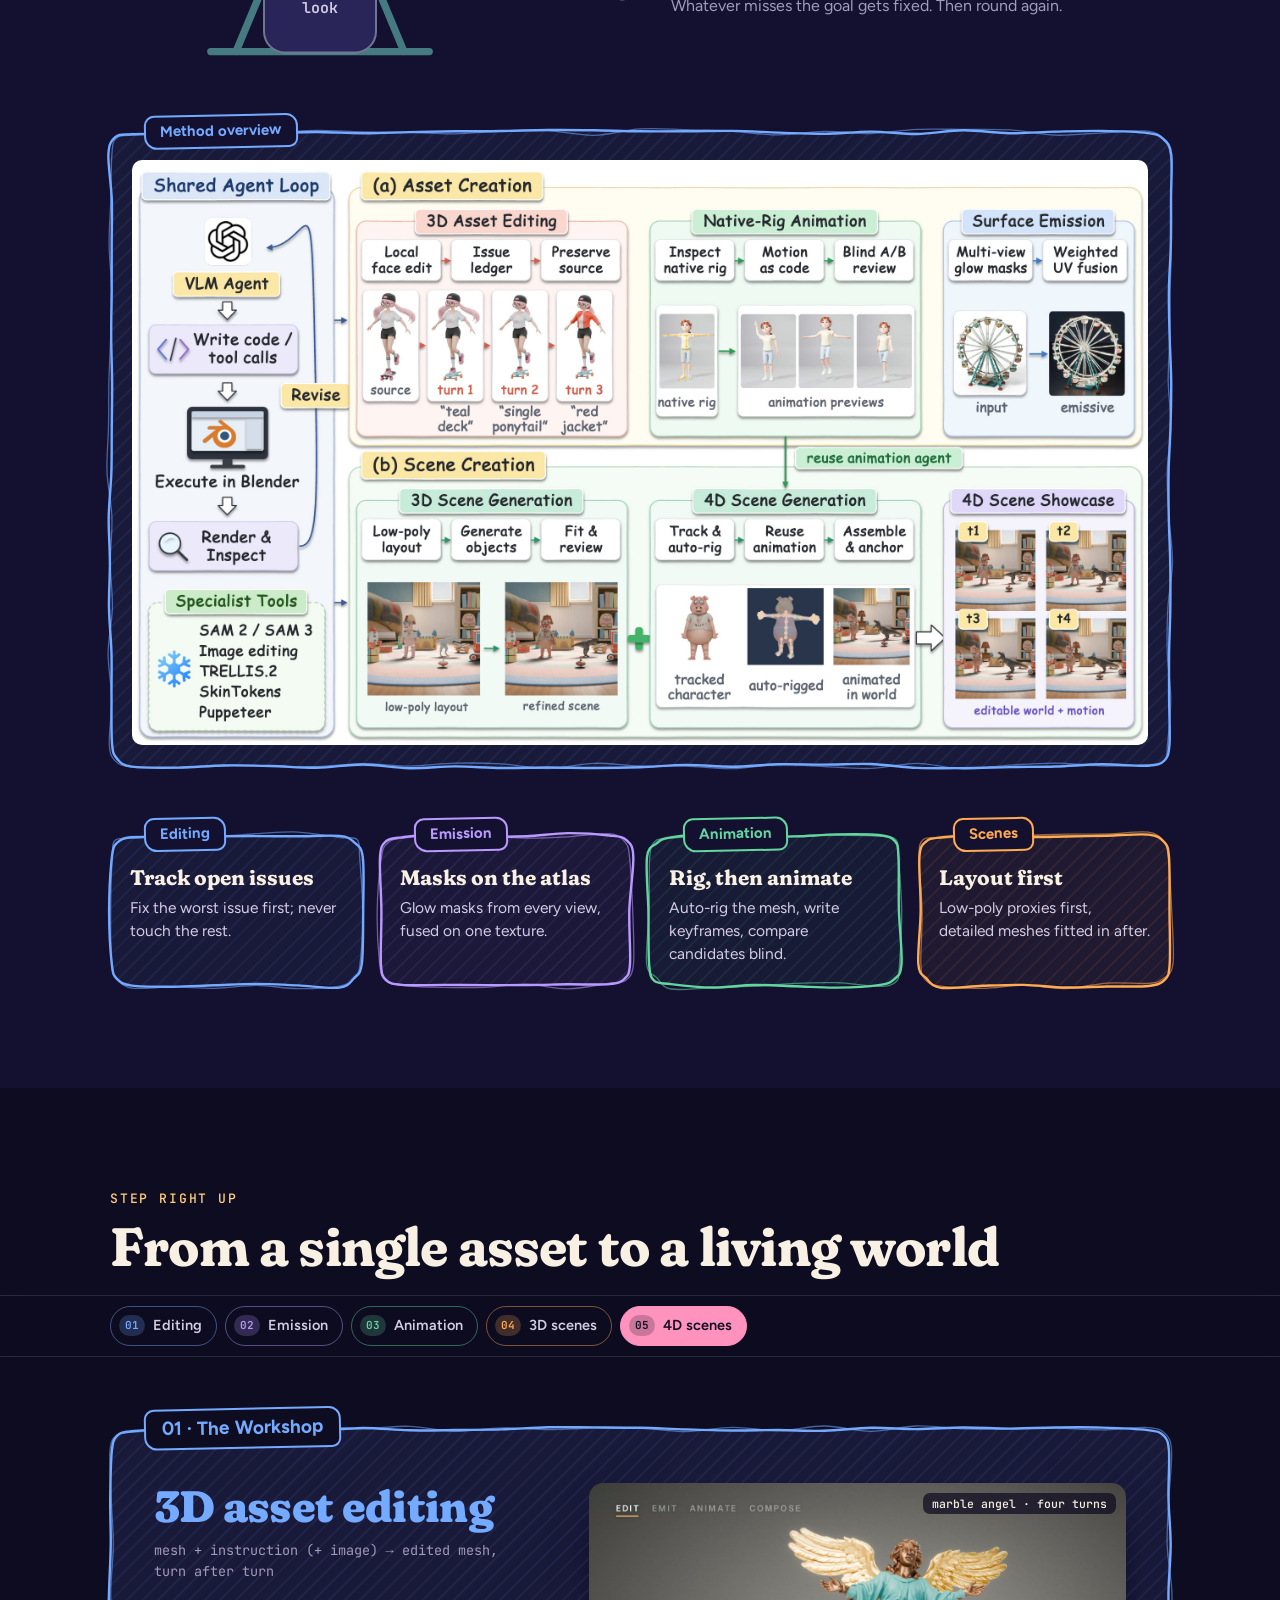
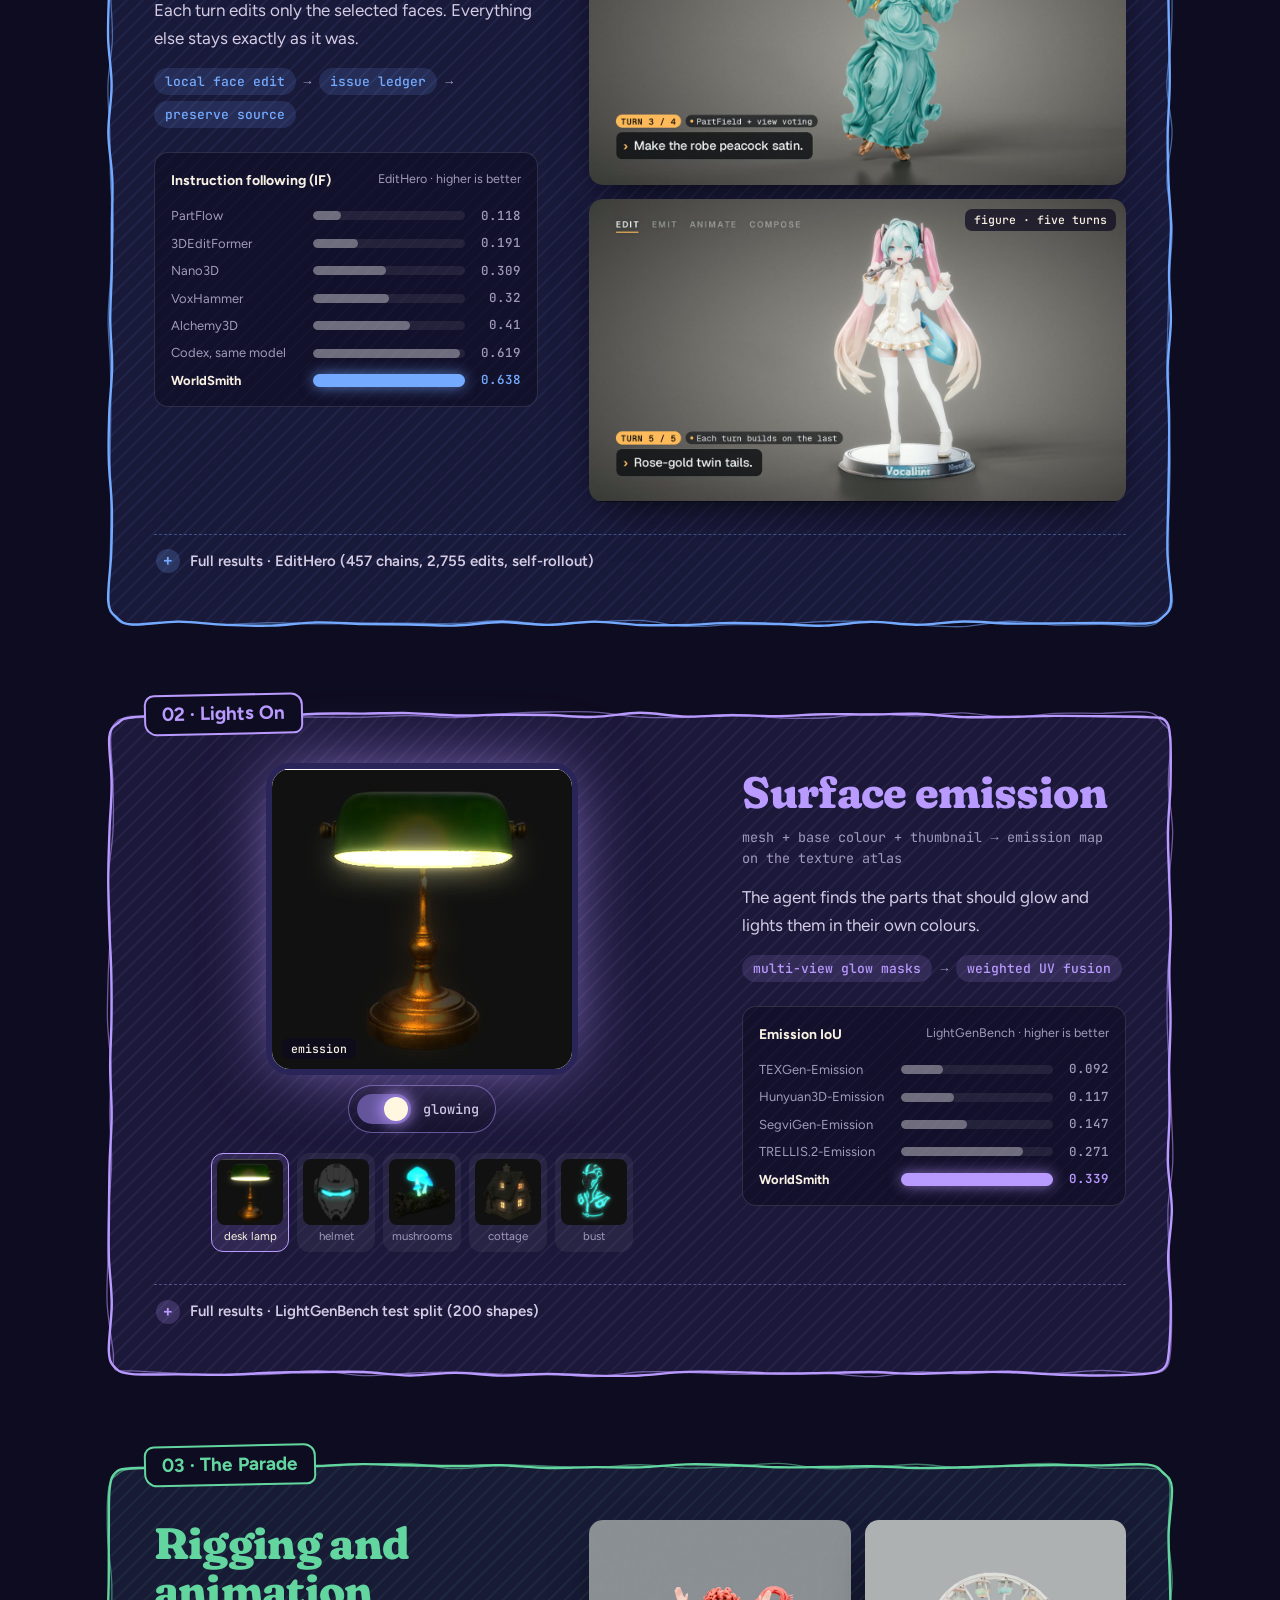
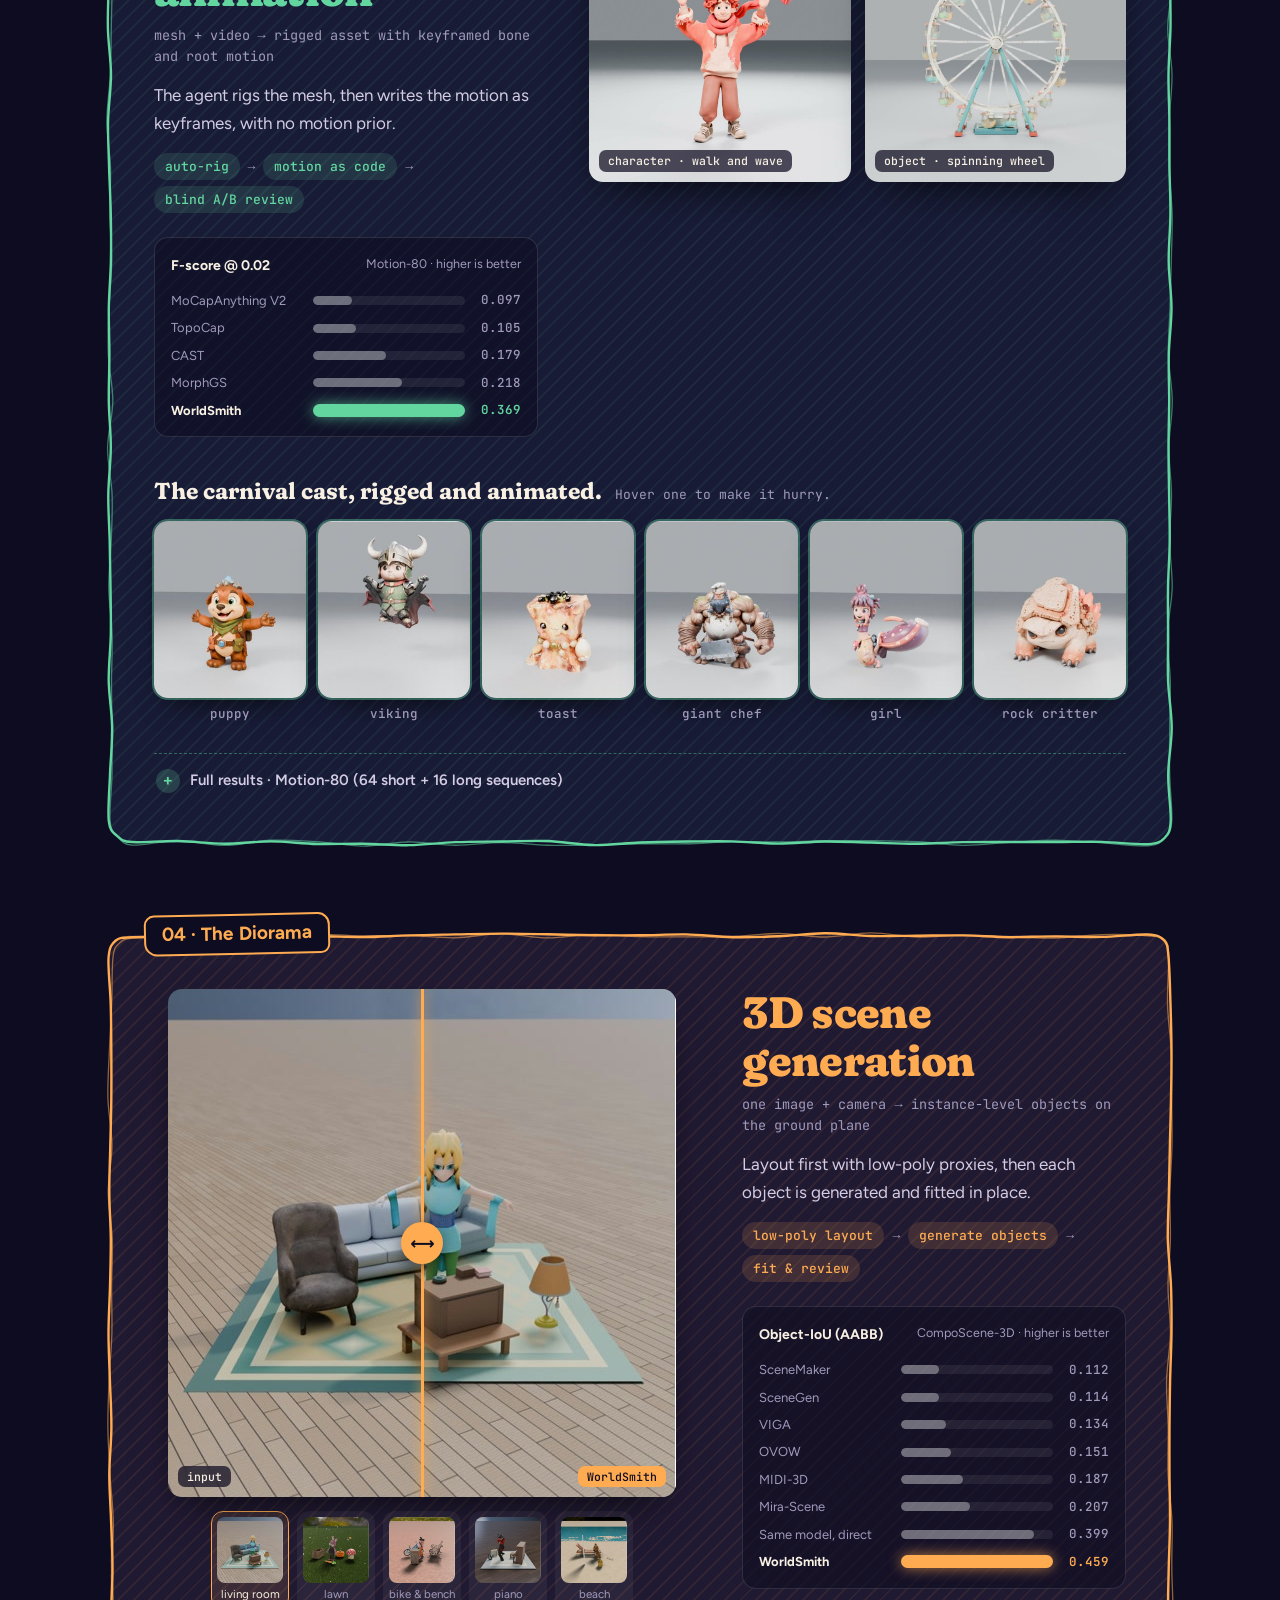
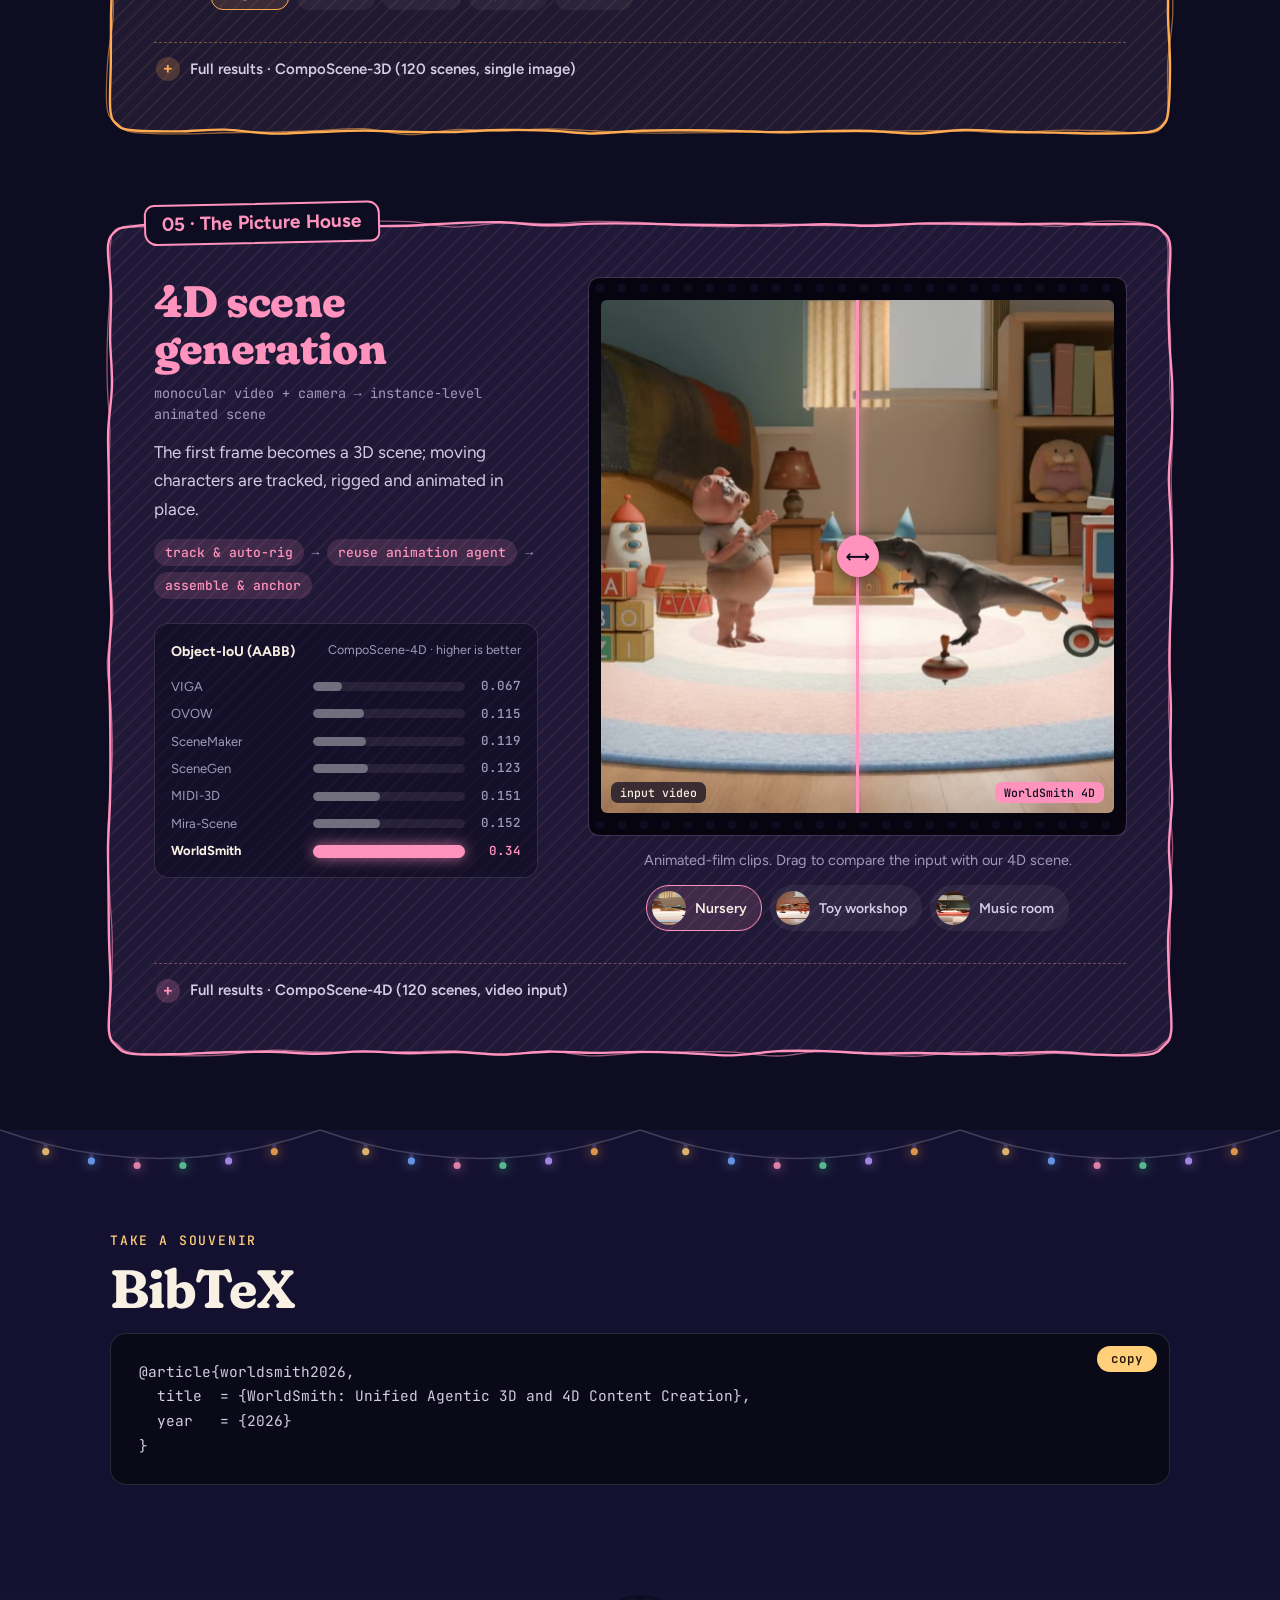
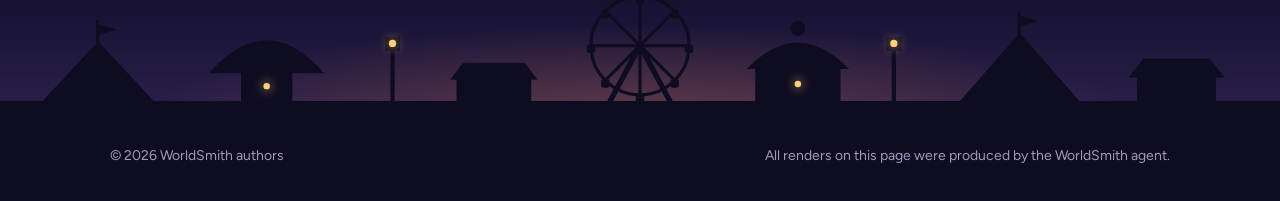
<file: docs/index.html>
<!DOCTYPE html>
<html lang="en">
<head>
<meta charset="utf-8">
<meta name="viewport" content="width=device-width, initial-scale=1, viewport-fit=cover">
<title>WorldSmith: Unified Agentic 3D and 4D Content Creation</title>
<meta name="description" content="WorldSmith: one vision-language agent that writes Blender programs, calls specialist tools and checks its own renders to edit assets, write emission, rig and animate assets, and build 3D and 4D scenes.">
<meta property="og:title" content="WorldSmith: Unified Agentic 3D and 4D Content Creation">
<meta property="og:description" content="One agent, infinite worlds. Edit, emit, animate and compose 3D/4D content through executable Blender programs and visual feedback.">
<meta property="og:image" content="https://gkgo14.github.io/worldsmith/assets/video/reel.jpg">
<meta property="og:url" content="https://gkgo14.github.io/worldsmith/">
<meta property="og:type" content="website">
<link rel="canonical" href="https://gkgo14.github.io/worldsmith/">
<meta name="theme-color" content="#0e0c20">
<link rel="preload" href="assets/fonts/fraunces.woff2" as="font" type="font/woff2" crossorigin>
<link rel="preload" href="assets/fonts/figtree.woff2" as="font" type="font/woff2" crossorigin>
<link rel="stylesheet" href="assets/css/style.css">
<link rel="icon" href="data:image/svg+xml,%3Csvg xmlns='http://www.w3.org/2000/svg' viewBox='0 0 32 32'%3E%3Crect width='32' height='32' rx='8' fill='%23ff8a45'/%3E%3Cpath d='M7 12h18l-3 4h-4v5h4v3H10v-3h4v-5h-4z' fill='%230e0c20'/%3E%3C/svg%3E">
</head>
<body>

<!-- ============ NAV ============ -->
<nav class="nav" aria-label="Sections">
  <div class="wrap">
    <a class="brand" href="#top">
      <svg class="brand-mark" viewBox="0 0 32 32" aria-hidden="true"><rect width="32" height="32" rx="8" fill="var(--ember)"/><path d="M7 12h18l-3 4h-4v5h4v3H10v-3h4v-5h-4z" fill="var(--night-0)"/></svg>
      WorldSmith
    </a>
    <div class="nav-links">
      <a href="#loop">The Loop</a>
      <a href="#tasks" class="keep">Attractions</a>
      <a href="#bibtex">BibTeX</a>
    </div>
  </div>
</nav>

<!-- ============ HERO ============ -->
<header class="hero" id="top">
  <canvas id="sky" aria-hidden="true"></canvas>
  <div class="hero-wheel" id="heroWheel" aria-hidden="true"></div>
  <div class="lights" data-lights aria-hidden="true"></div>

  <div class="wrap hero-in">
    <p class="eyebrow"><span class="dot"></span>the carnival is open all night</p>
    <h1 class="title">World<span class="smith">Smith</span></h1>
    <p class="subtitle">Unified Agentic 3D and 4D Content Creation</p>
    <p class="tagline">One agent, infinite worlds.</p>

    <div class="btns">
      <!-- TODO: replace href="#" and drop class "soon" (and the .tag span) once each link is live -->
      <a class="btn primary soon" href="#" aria-disabled="true">
        <svg viewBox="0 0 24 24" fill="none" stroke="currentColor" stroke-width="2"><path d="M14 3H6a2 2 0 0 0-2 2v14a2 2 0 0 0 2 2h12a2 2 0 0 0 2-2V9z"/><path d="M14 3v6h6"/></svg>
        Paper <span class="tag">soon</span></a>
      <a class="btn soon" href="#" aria-disabled="true">
        <svg viewBox="0 0 24 24" fill="none" stroke="currentColor" stroke-width="2"><path d="M4 4l16 16M20 4L4 20"/></svg>
        arXiv <span class="tag">soon</span></a>
      <a class="btn" href="https://github.com/gkgo14/worldsmith">
        <svg viewBox="0 0 24 24" fill="currentColor"><path d="M12 .5a11.5 11.5 0 0 0-3.64 22.41c.58.1.79-.25.79-.56v-2c-3.2.7-3.88-1.37-3.88-1.37-.53-1.33-1.28-1.69-1.28-1.69-1.05-.71.08-.7.08-.7 1.16.08 1.77 1.19 1.77 1.19 1.03 1.77 2.71 1.26 3.37.96.1-.75.4-1.26.73-1.55-2.55-.29-5.24-1.28-5.24-5.68 0-1.26.45-2.28 1.19-3.09-.12-.29-.52-1.46.11-3.05 0 0 .97-.31 3.17 1.18a11 11 0 0 1 5.77 0c2.2-1.49 3.17-1.18 3.17-1.18.63 1.59.23 2.76.11 3.05.74.81 1.19 1.83 1.19 3.09 0 4.41-2.69 5.39-5.25 5.67.41.36.78 1.06.78 2.14v3.17c0 .31.21.67.8.56A11.5 11.5 0 0 0 12 .5z"/></svg>
        Code</a>
    </div>
    <p class="sky-hint" id="skyHint">psst… click the sky</p>
  </div>

  <div class="wrap">
    <div class="reel" id="reel" data-bulbs>
      <div class="player" id="player" tabindex="-1">
        <div class="reel-screen">
          <video id="reelVideo" src="assets/video/reel.mp4" poster="assets/video/reel.jpg" autoplay muted loop playsinline preload="metadata" aria-label="WorldSmith overview reel"></video>
        </div>
        <div class="pc" id="pc">
          <div class="scrub" id="scrub">
            <div class="scrub-segs" id="scrubSegs"></div>
            <div class="scrub-buf" id="scrubBuf"></div>
            <div class="scrub-fill" id="scrubFill"></div>
            <div class="scrub-tip" id="scrubTip" hidden></div>
            <input type="range" id="scrubIn" min="0" max="1000" step="1" value="0" aria-label="Seek">
          </div>
          <div class="pc-row">
            <button class="pc-b" id="pcPlay" aria-label="Pause"></button>
            <span class="pc-time"><span id="pcCur">0:00</span> / <span id="pcDur">1:08</span></span>
            <span class="pc-chap" id="pcChap"></span>
            <span class="pc-gap"></span>
            <div class="pc-vol">
              <button class="pc-b" id="pcMute" aria-label="Unmute"></button>
              <input type="range" id="pcVol" min="0" max="1" step="0.05" value="0" aria-label="Volume">
            </div>
            <div class="pc-menu">
              <button class="pc-b pc-txt" id="pcRate" aria-label="Playback speed" aria-haspopup="true" aria-expanded="false">1×</button>
              <div class="pc-pop" id="pcRates" hidden>
                <button data-r="0.5">0.5×</button><button data-r="0.75">0.75×</button><button data-r="1" class="on">1×</button><button data-r="1.25">1.25×</button><button data-r="1.5">1.5×</button><button data-r="2">2×</button>
              </div>
            </div>
            <button class="pc-b" id="pcPip" aria-label="Picture in picture" hidden></button>
            <a class="pc-b" id="pcDl" href="assets/video/reel.mp4" download="worldsmith_demo.mp4" aria-label="Download video"></a>
            <button class="pc-b" id="pcFs" aria-label="Full screen"></button>
          </div>
        </div>
      </div>
      <div class="reel-bar" role="group" aria-label="Reel chapters">
        <button class="chap" style="--c:var(--c-edit)" data-s="0" data-e="26.2">Edit<span class="p"></span></button>
        <button class="chap" style="--c:var(--c-emit)" data-s="26.2" data-e="35.5">Emit<span class="p"></span></button>
        <button class="chap" style="--c:var(--c-anim)" data-s="35.5" data-e="41.4">Animate<span class="p"></span></button>
        <button class="chap" style="--c:var(--c-s3d)" data-s="41.4" data-e="53.9">Compose<span class="p"></span></button>
        <button class="chap" style="--c:var(--c-s4d)" data-s="53.9" data-e="68.1">Alive<span class="p"></span></button>
      </div>
    </div>
  </div>
</header>

<!-- ============ TICKETS (headline numbers) ============ -->
<section class="tickets-sec">
  <div class="wrap">
    <p class="kicker center">Five rides. One agent runs them all.</p>
    <div class="tickets">
      <a class="ticket rv" href="#ride-edit" style="--c:var(--c-edit);--tilt:-2.2deg"><span class="t-top"><b>01</b> admit one</span><span class="t-task">3D editing</span><span class="t-num">0.638<small>IF</small></span><span class="t-vs">EditHero · next best <s>0.410</s></span></a>
      <a class="ticket rv" href="#ride-emit" style="--c:var(--c-emit);--tilt:1.4deg"><span class="t-top"><b>02</b> admit one</span><span class="t-task">Emission</span><span class="t-num">0.339<small>IoU</small></span><span class="t-vs">LightGenBench · next best <s>0.271</s></span></a>
      <a class="ticket rv" href="#ride-anim" style="--c:var(--c-anim);--tilt:-1deg"><span class="t-top"><b>03</b> admit one</span><span class="t-task">Animation</span><span class="t-num">0.118<small>CD ↓</small></span><span class="t-vs">Motion-80 · next best <s>0.208</s></span></a>
      <a class="ticket rv" href="#ride-s3d" style="--c:var(--c-s3d);--tilt:2deg"><span class="t-top"><b>04</b> admit one</span><span class="t-task">3D scenes</span><span class="t-num">0.459<small>Obj-IoU</small></span><span class="t-vs">CompoScene-3D · next best <s>0.399</s></span></a>
      <a class="ticket rv" href="#ride-s4d" style="--c:var(--c-s4d);--tilt:-1.6deg"><span class="t-top"><b>05</b> admit one</span><span class="t-task">4D scenes</span><span class="t-num">0.340<small>Obj-IoU</small></span><span class="t-vs">CompoScene-4D · next best <s>0.152</s></span></a>
    </div>

    <figure class="paper-fig sk rv" id="teaser" style="--c:var(--lamp)">
      <span class="sk-tab">The whole night carnival, made by one agent</span>
      <img class="zoomable" src="assets/img/teaser.jpg" width="2400" height="1376" loading="lazy" alt="WorldSmith results: multi-turn editing, a night-carnival 3D scene, a rigged and animated character, surface emission on six assets, and four frames of the carnival brought to life as a 4D scene">
    </figure>
  </div>
</section>

<!-- ============ LOOP ============ -->
<section id="loop" class="band">
  <div class="lights small" data-lights aria-hidden="true"></div>
  <div class="wrap">
    <p class="kicker">How the wheel turns</p>
    <h2 class="h2">Write code. Render. Look. Revise.</h2>
    <p class="lede">One vision-language agent writes Blender code, renders the result and revises until it matches the goal. No task-specific training.</p>

    <div class="loop-grid rv" id="loopWheel">
      <div class="lw" aria-hidden="true">
        <div class="lw-rim">
          <svg viewBox="0 0 400 400">
            <circle cx="200" cy="200" r="150" class="lw-ring"/>
            <circle cx="200" cy="200" r="128" class="lw-ring thin"/>
            <g class="lw-spokes"></g>
            <g class="lw-dots"></g>
          </svg>
        </div>
        <svg class="lw-legs" viewBox="0 0 400 400"><path d="M200 200L120 392M200 200L280 392M96 392h208"/></svg>
        <div class="lw-hub"><svg viewBox="0 0 32 32"><path d="M7 12h18l-3 4h-4v5h4v3H10v-3h4v-5h-4z"/></svg></div>
        <div class="lw-cab" style="--i:0"><span>write</span></div>
        <div class="lw-cab" style="--i:1"><span>run</span></div>
        <div class="lw-cab" style="--i:2"><span>look</span></div>
        <div class="lw-cab" style="--i:3"><span>revise</span></div>
      </div>
      <ol class="lw-steps">
        <li><button class="lw-step" data-i="0"><b>Write</b><span>The agent writes a Blender program and calls specialist tools.</span></button></li>
        <li><button class="lw-step" data-i="1"><b>Run</b><span>The program executes in Blender.</span></button></li>
        <li><button class="lw-step" data-i="2"><b>Look</b><span>It renders the result and inspects its own renders.</span></button></li>
        <li><button class="lw-step" data-i="3"><b>Revise</b><span>Whatever misses the goal gets fixed. Then round again.</span></button></li>
      </ol>
    </div>

    <figure class="paper-fig sk rv" style="--c:var(--c-edit)">
      <span class="sk-tab">Method overview</span>
      <img class="zoomable" src="assets/img/pipeline.jpg" width="2400" height="1380" loading="lazy" alt="Method overview: a shared agent loop (VLM agent writes code and tool calls, executes in Blender, renders and inspects, revises) drives asset creation (3D editing, rig-based animation, surface emission) and scene creation (3D scenes, 4D scenes that reuse the animation agent)">
    </figure>

    <div class="harness">
      <div class="hx sk rv" style="--c:var(--c-edit)"><span class="sk-tab">Editing</span><h4>Track open issues</h4><p>Fix the worst issue first; never touch the rest.</p></div>
      <div class="hx sk rv" style="--c:var(--c-emit)"><span class="sk-tab">Emission</span><h4>Masks on the atlas</h4><p>Glow masks from every view, fused on one texture.</p></div>
      <div class="hx sk rv" style="--c:var(--c-anim)"><span class="sk-tab">Animation</span><h4>Rig, then animate</h4><p>Auto-rig the mesh, write keyframes, compare candidates blind.</p></div>
      <div class="hx sk rv" style="--c:var(--c-s3d)"><span class="sk-tab">Scenes</span><h4>Layout first</h4><p>Low-poly proxies first, detailed meshes fitted in after.</p></div>
    </div>
  </div>
</section>

<!-- ============ ATTRACTIONS ============ -->
<section id="tasks">
  <div class="wrap">
    <p class="kicker">Step right up</p>
    <h2 class="h2">From a single asset to a living world</h2>
  </div>

  <div class="map" id="map">
    <div class="wrap">
      <div class="map-row" role="group" aria-label="Attractions">
        <a href="#ride-edit" style="--c:var(--c-edit)"><i>01</i>Editing</a>
        <a href="#ride-emit" style="--c:var(--c-emit)"><i>02</i>Emission</a>
        <a href="#ride-anim" style="--c:var(--c-anim)"><i>03</i>Animation</a>
        <a href="#ride-s3d" style="--c:var(--c-s3d)"><i>04</i>3D scenes</a>
        <a href="#ride-s4d" style="--c:var(--c-s4d)"><i>05</i>4D scenes</a>
      </div>
    </div>
  </div>

  <div class="wrap rides">

    <!-- ---- 01 EDIT ---- -->
    <article class="ride sk" id="ride-edit" style="--c:var(--c-edit)">
      <span class="sk-tab">01 · The Workshop</span>
      <div class="ride-grid">
        <div class="ride-text">
          <h3>3D asset editing</h3>
          <p class="io">mesh + instruction (+ image) → edited mesh, turn after turn</p>
          <p>Each turn edits only the selected faces. Everything else stays exactly as it was.</p>
          <ul class="chain"><li>local face edit</li><li class="sep">→</li><li>issue ledger</li><li class="sep">→</li><li>preserve source</li></ul>
          <div class="bars" data-bars="edit"></div>
        </div>
        <div class="clip-stack">
          <div class="clip"><video data-src="assets/video/edit_angel.mp4" poster="assets/video/edit_angel.jpg" muted loop playsinline preload="none" aria-label="Four editing turns on a marble angel"></video><span class="stage-label">marble angel · four turns</span></div>
          <div class="clip"><video data-src="assets/video/edit_miku.mp4" poster="assets/video/edit_miku.jpg" muted loop playsinline preload="none" aria-label="Five editing turns on a figure"></video><span class="stage-label">figure · five turns</span></div>
        </div>
      </div>
      <details class="table"><summary>Full results · EditHero (457 chains, 2,755 edits, self-rollout)</summary>
        <div class="tscroll"><table>
          <thead><tr><th>Method</th><th>IF ↑</th><th>CC<sup>prev</sup> ↑</th><th>CC<sup>0</sup> ↑</th><th>F ↑</th><th>IoU ↑</th><th>CD ↓</th><th>LPIPS<sub>E</sub> ↓</th><th>LPIPS<sub>U</sub> ↓</th><th>LPIPS<sub>W</sub> ↓</th><th>PSNR<sub>W</sub> ↑</th><th>Drift<sub>U</sub> ↓</th></tr></thead>
          <tbody>
            <tr><td>3DEditFormer</td><td>0.191</td><td>0.783</td><td>0.487</td><td>0.523</td><td>0.411</td><td>3.04</td><td>0.529</td><td>0.200</td><td>0.215</td><td>17.8</td><td>0.0157</td></tr>
            <tr><td>VoxHammer</td><td>0.32</td><td>0.71</td><td>0.453</td><td>0.52</td><td>0.380</td><td>2.69</td><td>0.521</td><td>0.205</td><td>0.219</td><td>15.2</td><td>0.022</td></tr>
            <tr><td>PartFlow</td><td>0.118</td><td>0.878</td><td>0.688</td><td>0.647</td><td>0.519</td><td>2.28</td><td>0.529</td><td>0.174</td><td>0.190</td><td>18.1</td><td>0.0128</td></tr>
            <tr><td>Nano3D</td><td>0.309</td><td>0.890</td><td>0.728</td><td>0.696</td><td>0.581</td><td>2.09</td><td>0.487</td><td>0.154</td><td>0.170</td><td>18.9</td><td>0.0076</td></tr>
            <tr><td>Alchemy3D</td><td>0.410</td><td>0.680</td><td>0.346</td><td>0.446</td><td>0.348</td><td>4.44</td><td>0.516</td><td>0.218</td><td>0.233</td><td>17.6</td><td>0.0177</td></tr>
            <tr><td>Codex agent (GPT-6 Astra)</td><td><u>0.619</u></td><td><u>0.981</u></td><td><u>0.920</u></td><td><u>0.832</u></td><td><u>0.806</u></td><td><u>0.80</u></td><td><u>0.222</u></td><td><u>0.054</u></td><td><u>0.062</u></td><td><u>26.9</u></td><td><u>0.0018</u></td></tr>
            <tr class="ours"><td>WorldSmith</td><td>0.638</td><td>0.982</td><td>0.922</td><td>0.840</td><td>0.814</td><td>0.79</td><td>0.193</td><td>0.048</td><td>0.056</td><td>27.7</td><td>0.0017</td></tr>
          </tbody></table></div>
        <p class="tnote">E: edit region, U: unedited region, W: whole object. CD ×100. Underlined: second best.</p>
      </details>
    </article>

    <!-- ---- 02 EMISSION ---- -->
    <article class="ride sk flip" id="ride-emit" style="--c:var(--c-emit)">
      <span class="sk-tab">02 · Lights On</span>
      <div class="ride-grid">
        <div class="ride-text">
          <h3>Surface emission</h3>
          <p class="io">mesh + base colour + thumbnail → emission map on the texture atlas</p>
          <p>The agent finds the parts that should glow and lights them in their own colours.</p>
          <ul class="chain"><li>multi-view glow masks</li><li class="sep">→</li><li>weighted UV fusion</li></ul>
          <div class="bars" data-bars="emit"></div>
        </div>
        <div class="booth" id="booth">
          <div class="booth-stage">
            <img class="e-in" id="emitIn" src="assets/img/emit_lamp_in.jpg" alt="Input asset under studio light" width="300" height="300">
            <img class="e-out" id="emitOut" src="assets/img/emit_lamp_out.jpg" alt="The same asset in the dark with the emission map written by WorldSmith" width="300" height="300">
            <span class="stage-label" id="emitLabel">input</span>
          </div>
          <button class="switch" id="emitSwitch" role="switch" aria-checked="false" aria-label="Turn the emission on">
            <span class="sw-track"><span class="sw-knob"></span></span>
            <span class="sw-text">flip the switch</span>
          </button>
          <div class="gal-row" role="group" aria-label="Choose an asset">
            <button class="gal-btn on" data-a="assets/img/emit_lamp_in.jpg" data-b="assets/img/emit_lamp_out.jpg"><img src="assets/img/emit_lamp_out.jpg" alt=""><span>desk lamp</span></button>
            <button class="gal-btn" data-a="assets/img/emit_helmet_in.jpg" data-b="assets/img/emit_helmet_out.jpg"><img src="assets/img/emit_helmet_out.jpg" alt="" loading="lazy"><span>helmet</span></button>
            <button class="gal-btn" data-a="assets/img/emit_mushrooms_in.jpg" data-b="assets/img/emit_mushrooms_out.jpg"><img src="assets/img/emit_mushrooms_out.jpg" alt="" loading="lazy"><span>mushrooms</span></button>
            <button class="gal-btn" data-a="assets/img/emit_cottage_in.jpg" data-b="assets/img/emit_cottage_out.jpg"><img src="assets/img/emit_cottage_out.jpg" alt="" loading="lazy"><span>cottage</span></button>
            <button class="gal-btn" data-a="assets/img/emit_bust_in.jpg" data-b="assets/img/emit_bust_out.jpg"><img src="assets/img/emit_bust_out.jpg" alt="" loading="lazy"><span>bust</span></button>
          </div>
        </div>
      </div>
      <details class="table"><summary>Full results · LightGenBench test split (200 shapes)</summary>
        <div class="tscroll"><table>
          <thead><tr><th>Method</th><th>IoU ↑</th><th>MAE ↓</th><th>PSNR ↑</th></tr></thead>
          <tbody>
            <tr><td>TEXGen-Emission</td><td>0.092</td><td>0.025</td><td>25.10</td></tr>
            <tr><td>Hunyuan3D-Emission</td><td>0.117</td><td><u>0.022</u></td><td>26.46</td></tr>
            <tr><td>SegviGen-Emission</td><td>0.147</td><td>0.041</td><td>24.50</td></tr>
            <tr><td>TRELLIS.2-Emission</td><td><u>0.271</u></td><td><b>0.021</b></td><td><u>26.81</u></td></tr>
            <tr class="ours"><td>WorldSmith</td><td>0.339</td><td>0.027</td><td>27.23</td></tr>
          </tbody></table></div>
        <p class="tnote">Official evaluator; other methods as reported by LightGenBench.</p>
      </details>
    </article>

    <!-- ---- 03 ANIMATION ---- -->
    <article class="ride sk" id="ride-anim" style="--c:var(--c-anim)">
      <span class="sk-tab">03 · The Parade</span>
      <div class="ride-grid">
        <div class="ride-text">
          <h3>Rigging and animation</h3>
          <p class="io">mesh + video → rigged asset with keyframed bone and root motion</p>
          <p>The agent rigs the mesh, then writes the motion as keyframes, with no motion prior.</p>
          <ul class="chain"><li>auto-rig</li><li class="sep">→</li><li>motion as code</li><li class="sep">→</li><li>blind A/B review</li></ul>
          <div class="bars" data-bars="anim"></div>
        </div>
        <div class="clip-pair">
          <div class="clip sq"><video data-src="assets/video/anim_boy.mp4" poster="assets/video/anim_boy.jpg" muted loop playsinline preload="none" aria-label="Rigged character walking and waving"></video><span class="stage-label">character · walk and wave</span></div>
          <div class="clip sq"><video data-src="assets/video/anim_wheel.mp4" poster="assets/video/anim_wheel.jpg" muted loop playsinline preload="none" aria-label="Rigged Ferris wheel spinning with hinged cabins"></video><span class="stage-label">object · spinning wheel</span></div>
        </div>
      </div>
      <div class="cast" id="cast">
        <p class="cast-lede">The carnival cast, rigged and animated. <span>Hover one to make it hurry.</span></p>
        <div class="cast-row">
          <figure class="puppet" tabindex="0" style="--d:0s"><div class="flip" style="background-image:url(assets/img/cast_bear.jpg)" role="img" aria-label="Six animated frames of the rigged puppy"></div><figcaption>puppy</figcaption></figure>
          <figure class="puppet" tabindex="0" style="--d:-.3s"><div class="flip" style="background-image:url(assets/img/cast_knight.jpg)" role="img" aria-label="Six animated frames of the rigged viking"></div><figcaption>viking</figcaption></figure>
          <figure class="puppet" tabindex="0" style="--d:-.6s"><div class="flip" style="background-image:url(assets/img/cast_loaf.jpg)" role="img" aria-label="Six animated frames of the rigged toast"></div><figcaption>toast</figcaption></figure>
          <figure class="puppet" tabindex="0" style="--d:-.9s"><div class="flip" style="background-image:url(assets/img/cast_ogre.jpg)" role="img" aria-label="Six animated frames of the rigged giant chef"></div><figcaption>giant chef</figcaption></figure>
          <figure class="puppet" tabindex="0" style="--d:-.2s"><div class="flip" style="background-image:url(assets/img/cast_girl.jpg)" role="img" aria-label="Six animated frames of the rigged girl"></div><figcaption>girl</figcaption></figure>
          <figure class="puppet" tabindex="0" style="--d:-.5s"><div class="flip" style="background-image:url(assets/img/cast_critter.jpg)" role="img" aria-label="Six animated frames of the rigged rock critter"></div><figcaption>rock critter</figcaption></figure>
        </div>
      </div>
      <details class="table"><summary>Full results · Motion-80 (64 short + 16 long sequences)</summary>
        <div class="tscroll"><table>
          <thead><tr><th>Method</th><th>SR (%) ↑</th><th>CD ↓</th><th>F<sub>0.02</sub> ↑</th><th>LPIPS ↓</th><th>CLIP ↑</th><th>FVD ↓</th><th>DreamSim ↓</th></tr></thead>
          <tbody>
            <tr><td>CAST†</td><td>100</td><td>0.2679</td><td>0.1792</td><td>0.1816</td><td>0.8651</td><td>1842.35</td><td>0.2008</td></tr>
            <tr><td>TopoCap</td><td>95</td><td>1.3051</td><td>0.1046</td><td>0.2063</td><td>0.8135</td><td>2337.03</td><td>0.2616</td></tr>
            <tr><td>MorphGS</td><td>100</td><td><u>0.2080</u></td><td><u>0.2177</u></td><td><u>0.1498</u></td><td><u>0.8842</u></td><td><u>1562.99</u></td><td><u>0.1672</u></td></tr>
            <tr><td>MoCapAnything V2†</td><td>100</td><td>0.7110</td><td>0.0967</td><td>0.2141</td><td>0.7529</td><td>2530.28</td><td>0.3563</td></tr>
            <tr class="ours"><td>WorldSmith</td><td>100</td><td>0.1179</td><td>0.3686</td><td>0.1214</td><td>0.9451</td><td>898.77</td><td>0.0883</td></tr>
          </tbody></table></div>
        <p class="tnote">To isolate motion quality, the benchmark gives every method the asset's original skeleton and skinning weights, plus the rest mesh and the video. Averaged over short and long sequences. †512-joint input limit.</p>
      </details>
    </article>

    <!-- ---- 04 3D SCENE ---- -->
    <article class="ride sk flip" id="ride-s3d" style="--c:var(--c-s3d)">
      <span class="sk-tab">04 · The Diorama</span>
      <div class="ride-grid">
        <div class="ride-text">
          <h3>3D scene generation</h3>
          <p class="io">one image + camera → instance-level objects on the ground plane</p>
          <p>Layout first with low-poly proxies, then each object is generated and fitted in place.</p>
          <ul class="chain"><li>low-poly layout</li><li class="sep">→</li><li>generate objects</li><li class="sep">→</li><li>fit &amp; review</li></ul>
          <div class="bars" data-bars="s3d"></div>
        </div>
        <div data-gallery>
          <div class="wipe sq" data-wipe style="--x:50%">
            <img data-a src="assets/img/scene_901_in.jpg" alt="Input image" width="508" height="508">
            <div class="top"><img data-b src="assets/img/scene_901_out.jpg" alt="Scene reconstructed by WorldSmith from the input camera, every object a separate instance" width="508" height="508"></div>
            <input type="range" min="0" max="100" value="50" aria-label="Compare input image and reconstruction">
            <div class="handle"></div>
            <span class="stage-label">input</span><span class="stage-label r">WorldSmith</span>
          </div>
          <div class="gal-row" role="group" aria-label="Choose a scene">
            <button class="gal-btn on" data-a="assets/img/scene_901_in.jpg" data-b="assets/img/scene_901_out.jpg"><img src="assets/img/scene_901_out.jpg" alt=""><span>living room</span></button>
            <button class="gal-btn" data-a="assets/img/scene_900_in.jpg" data-b="assets/img/scene_900_out.jpg"><img src="assets/img/scene_900_out.jpg" alt="" loading="lazy"><span>lawn</span></button>
            <button class="gal-btn" data-a="assets/img/scene_902_in.jpg" data-b="assets/img/scene_902_out.jpg"><img src="assets/img/scene_902_out.jpg" alt="" loading="lazy"><span>bike &amp; bench</span></button>
            <button class="gal-btn" data-a="assets/img/scene_903_in.jpg" data-b="assets/img/scene_903_out.jpg"><img src="assets/img/scene_903_out.jpg" alt="" loading="lazy"><span>piano</span></button>
            <button class="gal-btn" data-a="assets/img/scene_904_in.jpg" data-b="assets/img/scene_904_out.jpg"><img src="assets/img/scene_904_out.jpg" alt="" loading="lazy"><span>beach</span></button>
          </div>
        </div>
      </div>
      <details class="table"><summary>Full results · CompoScene-3D (120 scenes, single image)</summary>
        <div class="tscroll"><table>
          <thead><tr><th>Method</th><th>Succ.</th><th>Scene AABB ↑</th><th>Scene OBB ↑</th><th>Obj AABB ↑</th><th>Obj OBB ↑</th><th>PL ↓</th><th>N-CLIP ↓</th></tr></thead>
          <tbody>
            <tr><td>MIDI-3D</td><td>120</td><td>0.660</td><td>0.458</td><td>0.187</td><td>0.154</td><td>1.99</td><td>1.23</td></tr>
            <tr><td>SceneGen</td><td>120</td><td>0.557</td><td>0.426</td><td>0.114</td><td>0.094</td><td>3.52</td><td>1.56</td></tr>
            <tr><td>SceneMaker</td><td>120</td><td>0.569</td><td>0.379</td><td>0.112</td><td>0.092</td><td>3.42</td><td>1.63</td></tr>
            <tr><td>Mira-Scene</td><td>119</td><td>0.669</td><td>0.449</td><td>0.207</td><td>0.166</td><td>2.37</td><td>1.44</td></tr>
            <tr><td>OVOW</td><td>113</td><td>0.544</td><td>0.390</td><td>0.151</td><td>0.122</td><td>2.29</td><td>1.33</td></tr>
            <tr><td>VIGA</td><td>120</td><td>0.643</td><td>0.434</td><td>0.134</td><td>0.101</td><td>2.55</td><td>1.54</td></tr>
            <tr><td>GPT-6 Astra direct*</td><td>120</td><td><u>0.801</u></td><td><u>0.565</u></td><td><u>0.399</u></td><td><u>0.329</u></td><td><b>1.21</b></td><td><u>1.18</u></td></tr>
            <tr class="ours"><td>WorldSmith</td><td>120</td><td>0.836</td><td>0.589</td><td>0.459</td><td>0.372</td><td>1.30</td><td>0.83</td></tr>
          </tbody></table></div>
        <p class="tnote">Failed scenes count as zero IoU. *Mean of 3 runs; same model as ours, without the framework.</p>
      </details>
    </article>

    <!-- ---- 05 4D SCENE ---- -->
    <article class="ride sk" id="ride-s4d" style="--c:var(--c-s4d)">
      <span class="sk-tab">05 · The Picture House</span>
      <div class="ride-grid">
        <div class="ride-text">
          <h3>4D scene generation</h3>
          <p class="io">monocular video + camera → instance-level animated scene</p>
          <p>The first frame becomes a 3D scene; moving characters are tracked, rigged and animated in place.</p>
          <ul class="chain"><li>track &amp; auto-rig</li><li class="sep">→</li><li>reuse animation agent</li><li class="sep">→</li><li>assemble &amp; anchor</li></ul>
          <div class="bars" data-bars="s4d"></div>
        </div>
        <div class="films" id="films">
          <div class="filmstrip">
            <div class="wipe sq" id="filmWipe" style="--x:50%">
              <canvas id="filmBase" width="512" height="512" aria-label="Input video"></canvas>
              <div class="top"><canvas id="filmTop" width="512" height="512" aria-label="WorldSmith 4D scene from the input camera"></canvas></div>
              <input type="range" min="0" max="100" value="50" aria-label="Compare input video and reconstruction">
              <div class="handle"></div>
              <span class="stage-label">input video</span><span class="stage-label r">WorldSmith 4D</span>
            </div>
          </div>
          <p class="films-lede">Animated-film clips. Drag to compare the input with our 4D scene.</p>
          <div class="film-picker" id="filmPicker" role="group" aria-label="Choose a clip">
            <button class="film-btn on" data-film="905"><span class="th" style="background-image:url(assets/video/film_905.jpg)"></span>Nursery</button>
            <button class="film-btn" data-film="906"><span class="th" style="background-image:url(assets/video/film_906.jpg)"></span>Toy workshop</button>
            <button class="film-btn" data-film="908"><span class="th" style="background-image:url(assets/video/film_908.jpg)"></span>Music room</button>
          </div>
          <video id="filmVideo" muted loop playsinline preload="auto" hidden></video>
        </div>
      </div>
      <details class="table"><summary>Full results · CompoScene-4D (120 scenes, video input)</summary>
        <div class="tscroll"><table>
          <thead><tr><th>Method</th><th>Scene AABB ↑</th><th>Scene OBB ↑</th><th>Obj AABB ↑</th><th>Obj OBB ↑</th><th>PL ↓</th><th>N-CLIP ↓</th><th>Local CD ↓</th><th>Local F ↑</th><th>World CD ↓</th><th>World F ↑</th></tr></thead>
          <tbody>
            <tr><td>MIDI-3D (per frame)</td><td><u>0.667</u></td><td><u>0.454</u></td><td>0.151</td><td><u>0.129</u></td><td><u>1.81</u></td><td><u>1.14</u></td><td>–</td><td>–</td><td>–</td><td>–</td></tr>
            <tr><td>SceneGen (per frame)</td><td>0.597</td><td>0.416</td><td>0.123</td><td>0.101</td><td>3.09</td><td>1.44</td><td>–</td><td>–</td><td>–</td><td>–</td></tr>
            <tr><td>SceneMaker (per frame)</td><td>0.597</td><td>0.379</td><td>0.119</td><td>0.099</td><td>3.00</td><td>1.51</td><td>–</td><td>–</td><td>–</td><td>–</td></tr>
            <tr><td>Mira-Scene (per frame)</td><td>0.618</td><td>0.410</td><td><u>0.152</u></td><td>0.125</td><td>2.59</td><td>1.66</td><td>–</td><td>–</td><td>–</td><td>–</td></tr>
            <tr><td>VIGA (per frame)</td><td>0.614</td><td>0.357</td><td>0.067</td><td>0.049</td><td>2.50</td><td>1.90</td><td>–</td><td>–</td><td>–</td><td>–</td></tr>
            <tr><td>OVOW (video)</td><td>0.446</td><td>0.327</td><td>0.115</td><td>0.098</td><td>2.90</td><td>1.53</td><td><u>0.491</u></td><td><u>0.093</u></td><td><u>0.627</u></td><td><u>0.162</u></td></tr>
            <tr class="ours"><td>WorldSmith (video)</td><td>0.776</td><td>0.546</td><td>0.340</td><td>0.285</td><td>1.33</td><td>0.87</td><td>0.202</td><td>0.216</td><td>0.227</td><td>0.450</td></tr>
          </tbody></table></div>
        <p class="tnote">Scene metrics at the first, middle and last frames; character metrics over all frames. Single-image methods are run on each scored frame independently and output no animation.</p>
      </details>
    </article>

  </div>
</section>

<!-- ============ BIBTEX ============ -->
<section id="bibtex" class="band">
  <div class="lights small" data-lights aria-hidden="true"></div>
  <div class="wrap">
    <p class="kicker">Take a souvenir</p>
    <h2 class="h2">BibTeX</h2>
    <div class="bib">
      <button class="copy" id="copyBib">copy</button>
<pre id="bibText">@article{worldsmith2026,
  title  = {WorldSmith: Unified Agentic 3D and 4D Content Creation},
  year   = {2026}
}</pre>
    </div>
  </div>
</section>

<footer>
  <svg class="skyline" viewBox="0 0 1200 120" preserveAspectRatio="xMidYMax slice" aria-hidden="true">
    <g class="sl-spin"><circle class="sl-line" cx="600" cy="54" r="46"/><path class="sl-line" d="M600 54L646.0 54.0M600 54L632.5 86.5M600 54L600.0 100.0M600 54L567.5 86.5M600 54L554.0 54.0M600 54L567.5 21.5M600 54L600.0 8.0M600 54L632.5 21.5"/><rect class="sl" x="642.0" y="53.0" width="8" height="8" rx="2"/><rect class="sl" x="628.5" y="85.5" width="8" height="8" rx="2"/><rect class="sl" x="596.0" y="99.0" width="8" height="8" rx="2"/><rect class="sl" x="563.5" y="85.5" width="8" height="8" rx="2"/><rect class="sl" x="550.0" y="53.0" width="8" height="8" rx="2"/><rect class="sl" x="563.5" y="20.5" width="8" height="8" rx="2"/><rect class="sl" x="596.0" y="7.0" width="8" height="8" rx="2"/><rect class="sl" x="628.5" y="20.5" width="8" height="8" rx="2"/></g>
    <path class="sl-line" d="M600 54L572 106M600 54L628 106" style="stroke-width:5"/>
    <path class="sl" d="M-300 120V106H1500V120Z"/>
    <path class="sl" d="M40 106L92 50L144 106ZM90 52V30h3v4l16 5-16 5v8z"/>
    <path class="sl" d="M196 80Q250 18 304 80ZM226 78h48v28h-48z"/>
    <path class="sl" d="M366 106V58h4v48zM361 46h14v13h-14zM836 106V58h4v48zM831 46h14v13h-14z"/>
    <path class="sl" d="M428 106V84h70v22zM422 86l12-16h58l12 16z"/>
    <path class="sl" d="M700 76Q748 26 796 76ZM708 74h80v32h-80z"/><circle class="sl" cx="748" cy="38" r="7"/>
    <path class="sl" d="M900 106L956 42L1012 106ZM954 44V22h3v4l16 5-16 5v8z"/>
    <path class="sl" d="M1066 106V82h74v24zM1058 84l14-18h62l14 18z"/>
    <circle class="sl-lamp" cx="368" cy="52" r="3.4"/><circle class="sl-lamp" cx="838" cy="52" r="3.4" style="animation-delay:-1.3s"/>
    <circle class="sl-lamp" cx="250" cy="92" r="3"/><circle class="sl-lamp" cx="748" cy="90" r="3" style="animation-delay:-.7s"/>
  </svg>
  <div class="wrap">
    <span>© 2026 WorldSmith authors</span>
    <span>All renders on this page were produced by the WorldSmith agent.</span>
  </div>
</footer>

<dialog class="lb" id="lb"><button id="lbClose">close ✕</button><img id="lbImg" alt=""></dialog>

<script src="assets/js/main.js"></script>
</body>
</html>
</file>
<file: assets/css/style.css>
/* WorldSmith project page — "night carnival" edition.
   Palette and motifs come from the paper's own teaser: the night sky, warm street lamps,
   the Ferris wheel, and the hand-drawn coloured frames around each task. Dark only. */

@font-face { font-family: "Fraunces"; src: url(../fonts/fraunces.woff2) format("woff2"); font-weight: 400 900; font-display: swap; }
@font-face { font-family: "Figtree"; src: url(../fonts/figtree.woff2) format("woff2"); font-weight: 400 800; font-display: swap; }
@font-face { font-family: "JetBrains Mono"; src: url(../fonts/jetbrainsmono.woff2) format("woff2"); font-weight: 400 600; font-display: swap; }

@property --rot { syntax: "<angle>"; inherits: true; initial-value: 0deg; }

:root {
  --night-0: #0e0c20;   /* page */
  --night-1: #141130;   /* alternate band */
  --night-2: #1c1840;   /* cards */
  --night-3: #2a2558;   /* raised / tracks */
  --line: rgba(255, 255, 255, .12);
  --cream: #f7f0e3;     /* text */
  --ink-2: #d3cce4;
  --muted: #a09abb;
  --lamp: #ffcf7a;      /* street-lamp glow */
  --ember: #ff8a45;     /* the smith's ember */

  /* one colour per task, the same five as the frames in the teaser figure */
  --c-edit: #74aaff; --c-emit: #b99aff; --c-anim: #63d6a0; --c-s3d: #ffab52; --c-s4d: #ff93bd;
  --c: var(--lamp);

  --radius: 16px;
  --maxw: 1140px;
  --display: "Fraunces", "Iowan Old Style", Georgia, serif;
  --sans: "Figtree", -apple-system, "Segoe UI", system-ui, sans-serif;
  --mono: "JetBrains Mono", ui-monospace, "SF Mono", Consolas, monospace;
  color-scheme: dark;
}

*, *::before, *::after { box-sizing: border-box; }
html { scroll-behavior: smooth; scroll-padding-top: 76px; }
body {
  margin: 0;
  background: var(--night-0);
  color: var(--cream);
  font: 400 17px/1.65 var(--sans);
  -webkit-font-smoothing: antialiased;
  overflow-x: hidden;
}
img, video, canvas { max-width: 100%; display: block; }
[hidden] { display: none !important; }
a { color: inherit; }
button { font: inherit; color: inherit; cursor: pointer; }
::selection { background: var(--ember); color: var(--night-0); }
:focus-visible { outline: 2px solid var(--lamp); outline-offset: 3px; border-radius: 6px; }

.wrap { max-width: var(--maxw); margin: 0 auto; padding-inline: clamp(16px, 4vw, 40px); }
section { position: relative; padding-block: clamp(56px, 8vw, 104px); }
.band { background: var(--night-1); }

.kicker { margin: 0 0 10px; font: 500 13px/1.4 var(--mono); letter-spacing: .14em; text-transform: uppercase; color: var(--lamp); }
.kicker.center { text-align: center; }
.h2 { margin: 0 0 14px; font: 700 clamp(30px, 4.6vw, 54px)/1.08 var(--display); font-variation-settings: "SOFT" 100, "WONK" 1; letter-spacing: -.015em; text-wrap: balance; }
.lede { margin: 0 0 clamp(28px, 4vw, 44px); max-width: 62ch; color: var(--ink-2); font-size: clamp(17px, 1.6vw, 19px); }

/* reveal on scroll */
.rv { opacity: 0; transform: translateY(18px) rotate(var(--tilt, 0deg)); transition: opacity .7s ease, transform .7s cubic-bezier(.2, .8, .2, 1); }
.rv.in { opacity: 1; transform: rotate(var(--tilt, 0deg)); }

/* ---------- nav ---------- */
.nav { position: sticky; top: 0; z-index: 50; background: color-mix(in srgb, var(--night-0) 78%, transparent); backdrop-filter: blur(12px) saturate(1.3); -webkit-backdrop-filter: blur(12px) saturate(1.3); border-bottom: 1px solid var(--line); }
.nav .wrap { display: flex; align-items: center; justify-content: space-between; gap: 16px; height: 60px; }
.brand { display: flex; align-items: center; gap: 10px; text-decoration: none; font: 700 20px/1 var(--display); font-variation-settings: "SOFT" 100; letter-spacing: -.01em; }
.brand-mark { width: 26px; height: 26px; flex: none; transition: transform .4s cubic-bezier(.3, 1.6, .5, 1); }
.brand:hover .brand-mark { transform: rotate(-14deg) scale(1.08); }
.nav-links { display: flex; gap: clamp(12px, 2.4vw, 28px); font-size: 15px; font-weight: 600; }
.nav-links a { text-decoration: none; color: var(--ink-2); padding: 6px 0; border-bottom: 2px solid transparent; transition: color .2s, border-color .2s; }
.nav-links a:hover, .nav-links a.active { color: var(--cream); border-color: var(--lamp); }
@media (max-width: 640px) { .nav-links a:not(.keep) { display: none; } }

/* ---------- string lights ---------- */
.lights { position: absolute; left: 0; right: 0; top: 0; height: 70px; pointer-events: none; z-index: 2; }
.lights svg { display: block; width: 100%; height: 100%; overflow: visible; }
.lights .wire { fill: none; stroke: rgba(255, 255, 255, .22); stroke-width: 1.4; }
.lights .cap { fill: #3a3566; }
.lights .bulb { fill: var(--b); filter: drop-shadow(0 0 6px var(--b)); animation: twinkle var(--t, 3s) ease-in-out var(--dl, 0s) infinite; }
.lights.small { height: 46px; opacity: .85; }
@keyframes twinkle { 0%, 100% { opacity: 1; } 45% { opacity: .45; } 60% { opacity: .9; } }

/* ---------- hero ---------- */
.hero {
  position: relative; overflow: hidden; isolation: isolate;
  padding-block: clamp(84px, 10vw, 128px) clamp(48px, 7vw, 88px);
  background:
    linear-gradient(180deg, transparent 82%, var(--night-0) 100%),
    radial-gradient(120% 60% at 50% 92%, rgba(255, 138, 69, .20), transparent 60%),
    radial-gradient(70% 50% at 82% 8%, rgba(185, 154, 255, .16), transparent 70%),
    radial-gradient(60% 45% at 12% 18%, rgba(116, 170, 255, .14), transparent 70%),
    linear-gradient(180deg, #0a0918 0%, #141130 55%, #221a42 100%);
}
#sky { position: absolute; inset: 0; width: 100%; height: 100%; z-index: -2; }
.hero-wheel { position: absolute; z-index: -1; left: 50%; top: clamp(20px, 5vw, 60px); width: min(980px, 132vw); aspect-ratio: 1; transform: translateX(-50%); opacity: .5; pointer-events: none;
  -webkit-mask-image: linear-gradient(180deg, #000 30%, transparent 78%); mask-image: linear-gradient(180deg, #000 30%, transparent 78%); }
.hero-wheel svg { width: 100%; height: 100%; overflow: visible; }
.hw-spin { transform-origin: 500px 500px; animation: spin 120s linear infinite; }
.hw-cab { transform-box: fill-box; transform-origin: 50% 0; animation: spin-rev 120s linear infinite; }
.hw-line { fill: none; stroke: rgba(214, 240, 236, .30); stroke-width: 2; }
.hw-line.rim { stroke-width: 4; stroke: rgba(214, 240, 236, .38); }
.hw-leg { fill: none; stroke: rgba(111, 207, 196, .34); stroke-width: 6; stroke-linecap: round; }
.hw-car { fill: var(--k); opacity: .7; }
.hw-lamp { fill: var(--lamp); filter: drop-shadow(0 0 5px var(--lamp)); }
@keyframes spin { to { transform: rotate(360deg); } }
@keyframes spin-rev { to { transform: rotate(-360deg); } }

.hero-in { text-align: center; position: relative; }
.eyebrow { display: inline-flex; align-items: center; gap: 10px; margin: 0 0 18px; padding: 6px 14px; border: 1px solid var(--line); border-radius: 999px; background: rgba(14, 12, 32, .55); font: 500 12.5px/1.4 var(--mono); letter-spacing: .1em; text-transform: uppercase; color: var(--ink-2); }
.eyebrow .dot { width: 8px; height: 8px; border-radius: 50%; background: var(--c-anim); box-shadow: 0 0 10px var(--c-anim); animation: twinkle 2s ease-in-out infinite; }
.title { margin: 0; font: 900 clamp(46px, 13vw, 172px)/.92 var(--display); font-variation-settings: "SOFT" 100, "WONK" 1; letter-spacing: -.035em; text-shadow: 0 6px 40px rgba(10, 9, 24, .9); }
.title .smith { text-shadow: none; background: linear-gradient(180deg, #ffe3a6 8%, var(--lamp) 42%, var(--ember) 92%); -webkit-background-clip: text; background-clip: text; color: transparent; filter: drop-shadow(0 0 26px rgba(255, 160, 80, .45)); font-style: italic; padding-right: .06em; }
.subtitle { margin: 18px 0 6px; font: 600 clamp(18px, 2.3vw, 26px)/1.3 var(--sans); color: var(--cream); text-wrap: balance; }
.tagline { margin: 0 0 28px; font: 500 italic clamp(18px, 2vw, 23px)/1.4 var(--display); font-variation-settings: "SOFT" 100; color: var(--lamp); }

.btns { display: flex; flex-wrap: wrap; gap: 12px; justify-content: center; }
.btn { --n: 7px; position: relative; display: inline-flex; align-items: center; gap: 9px; padding: 12px 24px; text-decoration: none; font-weight: 700; font-size: 16px; color: var(--cream); background: var(--night-3);
  -webkit-mask: radial-gradient(circle var(--n) at 0 50%, #0000 97%, #000) left / 51% 100% no-repeat, radial-gradient(circle var(--n) at 100% 50%, #0000 97%, #000) right / 51% 100% no-repeat;
  mask: radial-gradient(circle var(--n) at 0 50%, #0000 97%, #000) left / 51% 100% no-repeat, radial-gradient(circle var(--n) at 100% 50%, #0000 97%, #000) right / 51% 100% no-repeat;
  border-radius: 8px; transition: transform .25s cubic-bezier(.3, 1.6, .5, 1), background .2s; }
.btn svg { width: 18px; height: 18px; }
.btn.primary { background: linear-gradient(180deg, var(--lamp), var(--ember)); color: #2a1406; }
.btn:hover { transform: translateY(-3px) rotate(-1.5deg); }
.btn .tag { font: 500 11px/1 var(--mono); letter-spacing: .08em; text-transform: uppercase; padding: 4px 7px; border-radius: 999px; background: rgba(14, 12, 32, .28); }
.btn:not(.primary) .tag { background: rgba(255, 255, 255, .1); color: var(--muted); }
.btn.soon { cursor: default; }
.sky-hint { margin: 22px 0 0; font: 400 13px/1 var(--mono); color: var(--muted); letter-spacing: .04em; transition: opacity .6s; }
.sky-hint.gone { opacity: 0; }

/* reel inside a marquee of chasing bulbs */
.reel { position: relative; max-width: 980px; margin: clamp(30px, 5vw, 54px) auto 0; padding: 18px; border-radius: 26px; background: linear-gradient(180deg, #241d4a, #171334); box-shadow: 0 30px 80px -20px rgba(0, 0, 0, .8), 0 0 0 1px rgba(255, 255, 255, .08), 0 0 90px -20px rgba(255, 160, 80, .35); }
.bulbs { position: absolute; inset: 0; width: 100%; height: 100%; pointer-events: none; overflow: visible; }
.bulbs circle { fill: var(--lamp); animation: chase 1.2s linear infinite; }
.bulbs circle.p1 { animation-delay: -.4s; } .bulbs circle.p2 { animation-delay: -.8s; }
@keyframes chase { 0%, 30% { opacity: 1; filter: drop-shadow(0 0 4px var(--lamp)); } 34%, 100% { opacity: .28; filter: none; } }
.reel-screen { position: relative; border-radius: 12px; overflow: hidden; background: #000; aspect-ratio: 16 / 9; }
.reel-screen video { display: block; width: 100%; height: 100%; object-fit: cover; cursor: pointer; }

/* player controls: sit under the picture so they never cover the reel's own captions */
.player { position: relative; outline: none; }
.player [hidden] { display: none !important; }
.pc { margin-top: 10px; padding: 4px 4px 2px; }
.scrub { position: relative; height: 22px; margin: 0 6px; touch-action: none; }
.scrub::before, .scrub-segs, .scrub-buf, .scrub-fill { position: absolute; left: 0; top: 9px; height: 5px; border-radius: 3px; pointer-events: none; }
.scrub::before { content: ""; right: 0; background: rgba(255, 255, 255, .1); }
.scrub-segs { right: 0; }
.scrub-segs i { position: absolute; top: 0; bottom: 0; background: color-mix(in srgb, var(--c) 28%, transparent); border-right: 2px solid #1d1842; }
.scrub-segs i:last-child { border-right: 0; }
.scrub-buf { width: 0; background: rgba(255, 255, 255, .14); }
.scrub-fill { width: 0; background: var(--cream); box-shadow: 0 0 10px rgba(255, 230, 190, .35); }
.scrub-fill::after { content: ""; position: absolute; right: -6px; top: 50%; width: 13px; height: 13px; margin-top: -6.5px; border-radius: 50%; background: var(--cream); box-shadow: 0 0 0 3px rgba(0, 0, 0, .25); }
.scrub:hover::before, .scrub:hover .scrub-segs, .scrub:hover .scrub-buf, .scrub:hover .scrub-fill { top: 8px; height: 7px; }
.scrub input { position: absolute; inset: 0; width: 100%; height: 100%; margin: 0; opacity: 0; cursor: pointer; }
.scrub-tip { position: absolute; bottom: 24px; transform: translateX(-50%); padding: 3px 8px; border-radius: 6px; background: rgba(10, 8, 26, .92); border: 1px solid var(--line); font: 500 12px/1.3 var(--mono); color: var(--cream); white-space: nowrap; pointer-events: none; }
.pc-row { display: flex; align-items: center; gap: 4px; min-height: 38px; }
.pc-b { flex: none; display: grid; place-items: center; width: 36px; height: 36px; padding: 0; border: 0; border-radius: 9px; background: transparent; color: var(--ink-2); cursor: pointer; transition: background .15s, color .15s; }
.pc-b:hover, .pc-b:focus-visible { background: rgba(255, 255, 255, .1); color: var(--cream); }
.pc-b svg { width: 19px; height: 19px; }
.pc-txt { width: auto; min-width: 44px; padding: 0 8px; font: 600 13px/1 var(--mono); }
.pc-time { margin-left: 4px; font: 500 13px/1 var(--mono); color: var(--ink-2); font-variant-numeric: tabular-nums; white-space: nowrap; }
.pc-chap { margin-left: 10px; padding: 3px 9px; border-radius: 999px; font: 600 12.5px/1.3 var(--sans); color: var(--c, var(--ink-2)); background: color-mix(in srgb, var(--c, #fff) 14%, transparent); white-space: nowrap; }
.pc-chap:empty { display: none; }
.pc-gap { flex: 1; }
.pc-vol { display: flex; align-items: center; }
.pc-vol input { --v: 0%; width: 76px; height: 4px; margin: 0 8px 0 2px; appearance: none; -webkit-appearance: none; border-radius: 2px; cursor: pointer;
  background: linear-gradient(90deg, var(--cream) var(--v), rgba(255, 255, 255, .18) var(--v)); }
.pc-vol input::-webkit-slider-thumb { -webkit-appearance: none; width: 12px; height: 12px; border-radius: 50%; background: var(--cream); border: 0; }
.pc-vol input::-moz-range-thumb { width: 12px; height: 12px; border-radius: 50%; background: var(--cream); border: 0; }
.pc-menu { position: relative; }
.pc-pop { position: absolute; right: 0; bottom: 42px; z-index: 5; display: flex; flex-direction: column; min-width: 86px; padding: 5px; border-radius: 10px; background: rgba(14, 12, 32, .96); border: 1px solid var(--line); box-shadow: 0 14px 30px rgba(0, 0, 0, .5); }
.pc-pop button { padding: 7px 10px; border: 0; border-radius: 6px; background: transparent; color: var(--ink-2); font: 500 13px/1 var(--mono); text-align: left; cursor: pointer; }
.pc-pop button:hover { background: rgba(255, 255, 255, .08); color: var(--cream); }
.pc-pop button.on { color: var(--ember); }
@media (max-width: 620px) { .pc-vol input, .pc-chap { display: none; } .pc-b { width: 34px; } }
@media (hover: none) { .pc-vol input { display: none; } }

/* full screen: picture fills the screen, controls float over the bottom and fade when idle */
.player.is-fs { display: flex; align-items: center; justify-content: center; width: 100%; height: 100%; background: #000; }
.player.is-fs .reel-screen { width: 100%; height: 100%; aspect-ratio: auto; border-radius: 0; }
.player.is-fs video { object-fit: contain; }
.player.is-fs .pc { position: absolute; left: 0; right: 0; bottom: 0; margin: 0; padding: 40px 18px 12px; background: linear-gradient(transparent, rgba(0, 0, 0, .75)); transition: opacity .3s; }
.player.is-fs.idle .pc { opacity: 0; pointer-events: none; }
.player.is-fs.idle video { cursor: none; }
.reel-bar { display: grid; grid-template-columns: repeat(5, 1fr); gap: 8px; margin-top: 12px; }
.chap { position: relative; overflow: hidden; padding: 9px 4px; border: 0; border-radius: 9px; background: rgba(255, 255, 255, .07); color: var(--ink-2); font: 600 13.5px/1.2 var(--sans); transition: background .2s, color .2s; }
.chap:hover { background: rgba(255, 255, 255, .12); color: var(--cream); }
.chap.on { color: var(--cream); }
.chap .p { position: absolute; left: 0; bottom: 0; height: 3px; width: 0; background: var(--c); box-shadow: 0 0 8px var(--c); }
@media (max-width: 520px) { .reel { padding: 12px; border-radius: 18px; } .chap { font-size: 11.5px; } }

/* ---------- tickets ---------- */
.tickets-sec { padding-top: clamp(40px, 6vw, 72px); }
.tickets { display: grid; grid-template-columns: repeat(5, 1fr); gap: 14px; margin: 18px 0 clamp(44px, 6vw, 72px); }
.ticket { --n: 9px; position: relative; display: flex; flex-direction: column; gap: 2px; padding: 0 16px 16px; text-decoration: none; background: linear-gradient(180deg, #25204f, var(--night-2)); border-radius: 12px;
  -webkit-mask: radial-gradient(circle var(--n) at 0 46px, #0000 97%, #000) left / 51% 100% no-repeat, radial-gradient(circle var(--n) at 100% 46px, #0000 97%, #000) right / 51% 100% no-repeat;
  mask: radial-gradient(circle var(--n) at 0 46px, #0000 97%, #000) left / 51% 100% no-repeat, radial-gradient(circle var(--n) at 100% 46px, #0000 97%, #000) right / 51% 100% no-repeat; }
.ticket.rv.in { transition: transform .35s cubic-bezier(.3, 1.5, .5, 1), opacity .7s ease; }
.ticket.rv.in:hover, .ticket.rv.in:focus-visible { transform: translateY(-8px) rotate(0deg) scale(1.03); }
.t-top { display: flex; align-items: center; gap: 8px; height: 46px; margin: 0 -16px 12px; padding: 0 16px; border-bottom: 2px dashed rgba(255, 255, 255, .16); font: 500 11px/1 var(--mono); letter-spacing: .14em; text-transform: uppercase; color: var(--c); background: color-mix(in srgb, var(--c) 12%, transparent); }
.t-top b { font: 800 13px/1 var(--mono); color: var(--night-0); background: var(--c); padding: 4px 6px; border-radius: 5px; letter-spacing: 0; }
.t-task { font: 600 14px/1.3 var(--sans); color: var(--ink-2); }
.t-num { display: flex; flex-wrap: wrap; align-items: baseline; column-gap: 6px; font: 800 clamp(30px, 3.4vw, 42px)/1.05 var(--display); font-variation-settings: "SOFT" 100; color: var(--c); letter-spacing: -.02em; }
.t-num small { white-space: nowrap; font: 500 12px/1 var(--mono); color: var(--muted); letter-spacing: 0; }
.t-vs { font-size: 12.5px; line-height: 1.4; color: var(--muted); }
.t-vs s { text-decoration-color: color-mix(in srgb, var(--c) 70%, transparent); }
@media (max-width: 980px) { .tickets { grid-template-columns: repeat(6, 1fr); } .ticket { grid-column: span 2; } .ticket:nth-child(4) { grid-column: 2 / span 2; } }
@media (max-width: 600px) { .tickets { grid-template-columns: 1fr 1fr; gap: 10px; } .ticket, .ticket:nth-child(4) { grid-column: auto; } .ticket:last-child { grid-column: 1 / -1; } }

/* ---------- hand-drawn frames (same language as the paper's teaser) ---------- */
.sk { position: relative; border-radius: 22px; background:
    repeating-linear-gradient(-45deg, color-mix(in srgb, var(--c) 7%, transparent) 0 2px, transparent 2px 11px),
    color-mix(in srgb, var(--c) 5%, var(--night-1)); }
.sk > svg.sk-svg { position: absolute; inset: 0; width: 100%; height: 100%; overflow: visible; pointer-events: none; z-index: 1; }
.sk-svg path { fill: none; stroke: var(--c); stroke-width: 2.4; stroke-linecap: round; stroke-linejoin: round; }
.sk-svg path + path { stroke-width: 1.3; opacity: .55; }
.sk-tab { position: absolute; z-index: 2; left: clamp(16px, 3vw, 34px); top: 0; transform: translateY(-52%) rotate(-1.2deg); padding: 5px 14px 6px; border: 2px solid var(--c); border-radius: 10px 12px 9px 13px; background: var(--night-0); color: var(--c); font: 700 15px/1.25 var(--sans); white-space: nowrap; max-width: calc(100% - 32px); overflow: hidden; text-overflow: ellipsis; }
.band .sk-tab { background: var(--night-1); }

.paper-fig { margin: 0; padding: clamp(18px, 2.6vw, 28px) clamp(10px, 2vw, 22px) clamp(10px, 2vw, 22px); }
.paper-fig img { width: 100%; height: auto; border-radius: 10px; cursor: zoom-in; background: #f7f8fa; }

/* ---------- loop wheel ---------- */
.loop-grid { display: grid; grid-template-columns: minmax(0, 420px) minmax(0, 1fr); gap: clamp(24px, 5vw, 64px); align-items: center; margin-bottom: clamp(44px, 6vw, 72px); }
.lw { position: relative; width: 100%; aspect-ratio: 1; --R: 37.5%; }
.lw-rim, .lw-legs { position: absolute; inset: 0; width: 100%; height: 100%; }
.lw-rim { transform: rotate(var(--rot)); transition: --rot 1.1s cubic-bezier(.5, 0, .2, 1); }
.lw { transition: --rot 1.1s cubic-bezier(.5, 0, .2, 1); }
.lw-ring { fill: none; stroke: rgba(214, 240, 236, .55); stroke-width: 5; }
.lw-ring.thin { stroke-width: 1.6; stroke: rgba(214, 240, 236, .3); }
.lw-spokes line { stroke: rgba(214, 240, 236, .3); stroke-width: 1.6; }
.lw-dots circle { fill: var(--lamp); filter: drop-shadow(0 0 4px var(--lamp)); }
.lw-legs path { fill: none; stroke: rgba(111, 207, 196, .55); stroke-width: 7; stroke-linecap: round; }
.lw-hub { position: absolute; left: 50%; top: 50%; width: 17%; aspect-ratio: 1; transform: translate(-50%, -50%); display: grid; place-items: center; border-radius: 50%; background: var(--ember); box-shadow: 0 0 34px rgba(255, 138, 69, .6); }
.lw-hub svg { width: 62%; fill: var(--night-0); }
.lw-cab { position: absolute; left: 50%; top: 50%; width: 27%; aspect-ratio: 1.25; margin: -10.8% 0 0 -13.5%;
  --a: calc(-90deg - var(--i) * 90deg + var(--rot));
  transform: rotate(var(--a)) translate(calc(var(--lwpx, 150px))) rotate(calc(-1 * var(--a)));
  display: grid; place-items: center; border-radius: 16px 16px 22px 22px; background: var(--night-3); border: 2px solid rgba(214, 240, 236, .4); color: var(--ink-2); font: 600 clamp(12px, 1.5vw, 15px)/1 var(--mono); transition: background .5s, color .5s, border-color .5s, box-shadow .5s; }
.lw-cab::before { content: ""; position: absolute; left: 50%; top: -9px; width: 2px; height: 9px; background: rgba(214, 240, 236, .5); }
.lw-cab.on { background: var(--lamp); color: #2a1406; border-color: #fff3d6; box-shadow: 0 0 40px rgba(255, 207, 122, .6); }
.lw-steps { list-style: none; margin: 0; padding: 0; display: grid; gap: 10px; counter-reset: st; }
.lw-step { counter-increment: st; width: 100%; display: grid; grid-template-columns: 44px 1fr; column-gap: 14px; align-items: baseline; text-align: left; padding: 14px 18px; border: 1px solid transparent; border-radius: 14px; background: transparent; color: var(--muted); transition: background .4s, color .4s, border-color .4s; }
.lw-step::before { content: "0" counter(st); grid-row: span 2; align-self: center; font: 800 26px/1 var(--display); font-variation-settings: "SOFT" 100; color: inherit; opacity: .7; }
.lw-step b { font: 700 clamp(20px, 2.2vw, 25px)/1.2 var(--display); font-variation-settings: "SOFT" 100; color: var(--ink-2); }
.lw-step span { grid-column: 2; font-size: 16px; line-height: 1.5; }
.lw-step:hover { background: rgba(255, 255, 255, .04); }
.lw-step.on { background: color-mix(in srgb, var(--lamp) 10%, transparent); border-color: color-mix(in srgb, var(--lamp) 40%, transparent); color: var(--ink-2); }
.lw-step.on b, .lw-step.on::before { color: var(--lamp); opacity: 1; }
@media (max-width: 820px) { .loop-grid { grid-template-columns: 1fr; } .lw { max-width: 340px; margin: 0 auto; } }

.harness { display: grid; grid-template-columns: repeat(4, 1fr); gap: 26px 18px; margin-top: clamp(44px, 6vw, 68px); }
.hx { padding: 30px 20px 20px; }
.hx h4 { margin: 0 0 6px; font: 700 21px/1.2 var(--display); font-variation-settings: "SOFT" 100; }
.hx p { margin: 0; color: var(--ink-2); font-size: 15.5px; line-height: 1.5; }
@media (max-width: 920px) { .harness { grid-template-columns: 1fr 1fr; } }
@media (max-width: 480px) { .harness { grid-template-columns: 1fr; } }

/* ---------- attraction map (sticky) ---------- */
#tasks { padding-bottom: clamp(40px, 6vw, 80px); }
.map { position: sticky; top: 60px; z-index: 30; padding: 10px 0; margin-top: 18px; background: color-mix(in srgb, var(--night-0) 84%, transparent); backdrop-filter: blur(10px); -webkit-backdrop-filter: blur(10px); border-block: 1px solid var(--line); }
.map-row { display: flex; gap: 8px; overflow-x: auto; scrollbar-width: none; }
.map-row::-webkit-scrollbar { display: none; }
.map-row a { flex: none; display: inline-flex; align-items: center; gap: 8px; padding: 7px 14px 7px 8px; border-radius: 999px; border: 1.5px solid color-mix(in srgb, var(--c) 45%, transparent); text-decoration: none; font-weight: 600; font-size: 14.5px; color: var(--ink-2); transition: background .25s, color .25s, transform .25s; }
.map-row a i { font: 700 11px/1 var(--mono); padding: 5px 6px; border-radius: 999px; background: color-mix(in srgb, var(--c) 22%, transparent); color: var(--c); font-style: normal; }
.map-row a:hover { transform: translateY(-2px); color: var(--cream); }
.map-row a.active { background: var(--c); color: var(--night-0); border-color: var(--c); }
.map-row a.active i { background: rgba(14, 12, 32, .22); color: var(--night-0); }

/* ---------- rides ---------- */
.rides { display: grid; gap: clamp(56px, 8vw, 92px); margin-top: clamp(48px, 6vw, 72px); }
.ride { padding: clamp(34px, 4.5vw, 54px) clamp(16px, 3.4vw, 44px) clamp(20px, 3vw, 36px); scroll-margin-top: 140px; }
.ride .sk-tab { font-size: clamp(15px, 1.8vw, 19px); padding: 6px 16px 7px; }
.ride-grid { display: grid; grid-template-columns: minmax(0, 5fr) minmax(0, 7fr); gap: clamp(22px, 4vw, 52px); align-items: start; }
.ride.flip .ride-grid { grid-template-columns: minmax(0, 7fr) minmax(0, 5fr); }
.ride.flip .ride-text { order: 2; }
@media (max-width: 900px) { .ride-grid, .ride.flip .ride-grid { grid-template-columns: 1fr; } .ride.flip .ride-text { order: 0; } }
.ride h3 { margin: 0 0 10px; font: 800 clamp(28px, 3.6vw, 44px)/1.08 var(--display); font-variation-settings: "SOFT" 100, "WONK" 1; letter-spacing: -.015em; color: var(--c); }
.ride .io { margin: 0 0 14px; font: 400 13.5px/1.55 var(--mono); color: var(--muted); }
.ride-text > p { margin: 0 0 16px; color: var(--ink-2); }
.chain { list-style: none; margin: 0 0 24px; padding: 0; display: flex; flex-wrap: wrap; gap: 6px 8px; align-items: center; font: 500 13px/1 var(--mono); }
.chain li { padding: 7px 11px; border-radius: 999px; background: color-mix(in srgb, var(--c) 14%, transparent); color: var(--c); }
.chain .sep { padding: 0; background: none; color: var(--muted); }

/* bars */
.bars { padding: 16px 16px 12px; border-radius: 14px; background: rgba(14, 12, 32, .55); border: 1px solid var(--line); }
.bars-head { display: flex; flex-wrap: wrap; justify-content: space-between; gap: 2px 12px; margin-bottom: 10px; font-size: 14px; }
.bars-head b { font-weight: 700; }
.bars-head span { color: var(--muted); font-size: 12.5px; }
.bar { display: grid; grid-template-columns: minmax(0, 132px) 1fr 46px; gap: 10px; align-items: center; padding: 3px 0; font-size: 13px; color: var(--muted); }
.bar .name { white-space: nowrap; overflow: hidden; text-overflow: ellipsis; }
.bar .track { height: 9px; border-radius: 999px; background: rgba(255, 255, 255, .07); overflow: hidden; }
.bar .fill { display: block; height: 100%; width: 0; border-radius: 999px; background: rgba(255, 255, 255, .34); transition: width 1.1s cubic-bezier(.2, .8, .2, 1); }
.bar .val { font: 500 12.5px/1 var(--mono); text-align: right; }
.bar.ours { color: var(--cream); font-weight: 700; }
.bar.ours .track { height: 13px; overflow: visible; }
.bar.ours .fill { background: var(--c); box-shadow: 0 0 14px color-mix(in srgb, var(--c) 70%, transparent); }
.bar.ours .val { color: var(--c); font-weight: 600; }

/* media */
.clip { position: relative; border-radius: 14px; overflow: hidden; background: #0a0918; aspect-ratio: 16 / 9; box-shadow: 0 18px 40px -18px rgba(0, 0, 0, .8); }
.clip.sq { aspect-ratio: 1; }
.clip video { width: 100%; height: 100%; object-fit: cover; }
.clip-stack { display: grid; gap: 14px; }
.clip-pair { display: grid; grid-template-columns: 1fr 1fr; gap: 14px; }
@media (max-width: 460px) { .clip-pair { grid-template-columns: 1fr; } }
.stage-label { position: absolute; left: 10px; bottom: 10px; z-index: 3; padding: 5px 9px; border-radius: 7px; background: rgba(14, 12, 32, .72); backdrop-filter: blur(6px); font: 500 11.5px/1 var(--mono); color: var(--cream); pointer-events: none; }
.clip-stack .stage-label { left: auto; bottom: auto; right: 10px; top: 10px; }
.stage-label.r { left: auto; right: 10px; color: var(--night-0); background: var(--c); }

/* emission booth with a light switch */
.booth { display: grid; justify-items: center; gap: 16px; }
.booth-stage { position: relative; width: min(300px, 100%); aspect-ratio: 1; border-radius: 18px; overflow: hidden; background: #ecedec; box-shadow: 0 0 0 6px var(--night-3), 0 24px 50px -18px rgba(0, 0, 0, .8); transition: box-shadow .7s; }
.booth-stage img { position: absolute; inset: 0; width: 100%; height: 100%; }
.booth-stage .e-out { opacity: 0; transition: opacity .7s ease; }
.booth.lit .e-out { opacity: 1; }
.booth.lit .booth-stage { box-shadow: 0 0 0 6px var(--night-3), 0 0 70px -6px color-mix(in srgb, var(--c) 75%, transparent); }
.switch { display: inline-flex; align-items: center; gap: 12px; padding: 8px 16px 8px 8px; border: 1.5px solid color-mix(in srgb, var(--c) 50%, transparent); border-radius: 999px; background: rgba(14, 12, 32, .5); font: 500 13.5px/1 var(--mono); color: var(--ink-2); }
.sw-track { position: relative; width: 54px; height: 30px; border-radius: 999px; background: var(--night-3); transition: background .3s; }
.sw-knob { position: absolute; left: 3px; top: 3px; width: 24px; height: 24px; border-radius: 50%; background: var(--muted); transition: transform .35s cubic-bezier(.3, 1.6, .5, 1), background .3s, box-shadow .3s; }
.switch[aria-checked="true"] .sw-track { background: color-mix(in srgb, var(--c) 40%, var(--night-3)); }
.switch[aria-checked="true"] .sw-knob { transform: translateX(24px); background: #fff7df; box-shadow: 0 0 16px 3px var(--c); }
.switch:hover .sw-knob { background: var(--cream); }

.gal-row { display: flex; flex-wrap: wrap; gap: 8px; justify-content: center; margin-top: 4px; }
[data-gallery] .gal-row { margin-top: 14px; }
.gal-btn { display: grid; gap: 5px; justify-items: center; padding: 5px 5px 7px; width: 78px; border: 1.5px solid transparent; border-radius: 12px; background: rgba(255, 255, 255, .05); font-size: 11.5px; line-height: 1.2; color: var(--muted); transition: transform .25s cubic-bezier(.3, 1.6, .5, 1), border-color .2s, color .2s; }
.gal-btn img { width: 100%; aspect-ratio: 1; object-fit: cover; border-radius: 8px; }
.gal-btn:hover { transform: translateY(-3px) rotate(-2deg); color: var(--cream); }
.gal-btn.on { border-color: var(--c); color: var(--cream); background: color-mix(in srgb, var(--c) 12%, transparent); }

/* wipe slider */
.wipe { position: relative; overflow: hidden; border-radius: 14px; background: #0a0918; touch-action: pan-y; box-shadow: 0 18px 40px -18px rgba(0, 0, 0, .8); }
.wipe.sq { width: min(508px, 100%); aspect-ratio: 1; margin-inline: auto; }
.wipe > img, .wipe > canvas, .wipe .top img, .wipe .top canvas { position: absolute; inset: 0; width: 100%; height: 100%; object-fit: cover; }
.wipe .top { position: absolute; inset: 0; clip-path: inset(0 0 0 var(--x)); }
.wipe input[type=range] { position: absolute; inset: 0; width: 100%; height: 100%; margin: 0; opacity: 0; cursor: ew-resize; z-index: 4; }
.wipe .handle { position: absolute; top: 0; bottom: 0; left: var(--x); width: 3px; margin-left: -1.5px; background: var(--c); box-shadow: 0 0 12px var(--c); z-index: 2; pointer-events: none; }
.wipe .handle::after { content: "⟷"; position: absolute; top: 50%; left: 50%; width: 42px; height: 42px; transform: translate(-50%, -50%); display: grid; place-items: center; border-radius: 50%; background: var(--c); color: var(--night-0); font: 700 17px/1 var(--sans); box-shadow: 0 4px 16px rgba(0, 0, 0, .5); }
.wipe:has(input:focus-visible) { outline: 2px solid var(--lamp); outline-offset: 3px; }

/* the cast as a flip-book */
.cast { margin-top: clamp(26px, 4vw, 40px); }
.cast-lede { margin: 0 0 14px; font: 700 clamp(19px, 2vw, 23px)/1.3 var(--display); font-variation-settings: "SOFT" 100; }
.cast-lede span { font: 400 13px/1.4 var(--mono); color: var(--muted); margin-left: 8px; white-space: nowrap; }
.cast-row { display: grid; grid-template-columns: repeat(6, 1fr); gap: 12px; }
.puppet { margin: 0; text-align: center; cursor: pointer; transition: transform .3s cubic-bezier(.3, 1.6, .5, 1); }
.puppet .flip { aspect-ratio: 1468 / 1710; border-radius: 14px; background-size: 600% 100%; background-position: 0 50%; background-repeat: no-repeat; animation: flipbook 1.5s steps(6) var(--d, 0s) infinite; box-shadow: 0 0 0 2px color-mix(in srgb, var(--c) 40%, transparent), 0 14px 28px -14px rgba(0, 0, 0, .8); }
.puppet figcaption { margin-top: 8px; font: 500 12.5px/1.2 var(--mono); color: var(--muted); transition: color .2s; }
.puppet:hover, .puppet:focus-visible { transform: translateY(-8px) rotate(-2deg); outline: none; }
.puppet:nth-child(even):hover, .puppet:nth-child(even):focus-visible { transform: translateY(-8px) rotate(2deg); }
.puppet:hover .flip, .puppet:focus-visible .flip { animation-duration: .55s; box-shadow: 0 0 0 3px var(--c), 0 0 34px -4px var(--c); }
.puppet:hover figcaption, .puppet:focus-visible figcaption { color: var(--c); }
@keyframes flipbook { to { background-position-x: 120%; } }
@media (max-width: 760px) { .cast-row { grid-template-columns: repeat(3, 1fr); } }

/* picture house */
.films { display: grid; justify-items: center; gap: 12px; }
.filmstrip { width: min(560px, 100%); padding: 22px 12px; border-radius: 10px; background:
    radial-gradient(circle, var(--night-0) 0 4px, transparent 4.6px) 0 3px / 22px 14px repeat-x,
    radial-gradient(circle, var(--night-0) 0 4px, transparent 4.6px) 0 calc(100% - 3px) / 22px 14px repeat-x,
    #06050f; box-shadow: 0 0 0 1px var(--line); }
.filmstrip .wipe { width: 100%; border-radius: 6px; box-shadow: none; }
.films-lede { margin: 2px 0 0; font-size: 14.5px; color: var(--muted); text-align: center; }
.film-picker { display: flex; flex-wrap: wrap; gap: 8px; justify-content: center; }
.film-btn { display: inline-flex; align-items: center; gap: 9px; padding: 5px 14px 5px 5px; border: 1.5px solid transparent; border-radius: 999px; background: rgba(255, 255, 255, .06); font-size: 14px; font-weight: 600; color: var(--ink-2); transition: transform .25s cubic-bezier(.3, 1.6, .5, 1), border-color .2s; }
.film-btn .th { width: 34px; height: 34px; border-radius: 50%; background-size: 300% 100%; background-position: 50% 50%; }
.film-btn:hover { transform: translateY(-2px); }
.film-btn.on { border-color: var(--c); color: var(--cream); background: color-mix(in srgb, var(--c) 14%, transparent); }

/* tables */
details.table { margin-top: clamp(22px, 3vw, 32px); border-top: 1px dashed color-mix(in srgb, var(--c) 40%, transparent); }
details.table summary { padding: 14px 2px; cursor: pointer; font-weight: 600; font-size: 15px; color: var(--ink-2); list-style: none; display: flex; align-items: center; gap: 10px; }
details.table summary::-webkit-details-marker { display: none; }
details.table summary::before { content: "+"; display: grid; place-items: center; width: 24px; height: 24px; flex: none; border-radius: 50%; background: color-mix(in srgb, var(--c) 20%, transparent); color: var(--c); font: 700 16px/1 var(--mono); transition: transform .3s; }
details.table[open] summary::before { transform: rotate(45deg); }
details.table summary:hover { color: var(--cream); }
.tscroll { overflow-x: auto; border-radius: 12px; border: 1px solid var(--line); background: rgba(14, 12, 32, .6); }
table { border-collapse: collapse; width: 100%; font-size: 13.5px; font-variant-numeric: tabular-nums; }
th, td { padding: 9px 12px; text-align: right; white-space: nowrap; }
th:first-child, td:first-child { text-align: left; position: sticky; left: 0; background: #131029; }
thead th { font-weight: 600; color: var(--muted); border-bottom: 1px solid var(--line); }
tbody tr + tr td { border-top: 1px solid rgba(255, 255, 255, .06); }
tbody td { color: var(--ink-2); }
tr.ours td { color: var(--cream); font-weight: 700; background: color-mix(in srgb, var(--c) 16%, #131029); }
tr.ours td:first-child { color: var(--c); }
td u { text-decoration-color: var(--muted); text-underline-offset: 3px; }
.tnote { margin: 10px 2px 0; font-size: 13px; color: var(--muted); }

/* ---------- bibtex ---------- */
.bib { position: relative; border-radius: 16px; background: #0a0918; border: 1px solid var(--line); }
.bib pre { margin: 0; padding: 26px clamp(16px, 3vw, 28px); overflow-x: auto; font: 400 14.5px/1.7 var(--mono); color: var(--ink-2); }
.copy { position: absolute; right: 12px; top: 12px; padding: 7px 14px; border: 0; border-radius: 999px; background: var(--lamp); color: #2a1406; font: 600 12.5px/1 var(--mono); transition: transform .25s cubic-bezier(.3, 1.6, .5, 1); }
.copy:hover { transform: scale(1.06) rotate(-2deg); }
.confetti { position: fixed; z-index: 99; width: 9px; height: 13px; border-radius: 2px; pointer-events: none; animation: confetti 1s cubic-bezier(.1, .7, .3, 1) forwards; }
@keyframes confetti { to { transform: translate(var(--dx), var(--dy)) rotate(var(--r)); opacity: 0; } }

/* ---------- footer ---------- */
footer { --sky: clamp(120px, 10vw, 230px); position: relative; padding: calc(var(--sky) + 28px) 0 34px; color: var(--muted); font-size: 14px; background: linear-gradient(180deg, var(--night-1) 0, #2b1f4a calc(var(--sky) - 2px), var(--night-0) calc(var(--sky) - 2px)); overflow: hidden; }
footer::before { content: ""; position: absolute; inset: 0 0 auto; height: var(--sky); background: radial-gradient(55% 100% at 50% 100%, rgba(255, 138, 69, .26), transparent 70%); }
footer .wrap { position: relative; display: flex; flex-wrap: wrap; justify-content: space-between; gap: 6px 24px; }
.skyline { position: absolute; left: 0; right: 0; top: 0; width: 100%; height: var(--sky); }
.skyline .sl { fill: var(--night-0); }
.skyline .sl-line { fill: none; stroke: var(--night-0); stroke-width: 3; stroke-linecap: round; }
.skyline .sl-lamp { fill: var(--lamp); filter: drop-shadow(0 0 5px var(--lamp)); animation: twinkle 3s ease-in-out infinite; }
.skyline .sl-spin { transform-origin: 600px 54px; animation: spin 50s linear infinite; }

/* ---------- lightbox ---------- */
.lb { border: 0; padding: 0; background: transparent; max-width: 96vw; max-height: 94vh; }
.lb::backdrop { background: rgba(6, 5, 15, .9); }
.lb img { max-width: 96vw; max-height: 88vh; border-radius: 10px; background: #f7f8fa; }
.lb button { display: block; margin: 0 0 10px auto; padding: 7px 14px; border: 0; border-radius: 999px; background: var(--night-3); font: 500 13px/1 var(--mono); }

@media (prefers-reduced-motion: reduce) {
  html { scroll-behavior: auto; }
  *, *::before, *::after { animation: none !important; transition: none !important; }
  .rv { opacity: 1; transform: rotate(var(--tilt, 0deg)); }
  .sky-hint { display: none; }
}
</file>
<file: docs/assets/css/style.css>
/* WorldSmith project page — "night carnival" edition.
   Palette and motifs come from the paper's own teaser: the night sky, warm street lamps,
   the Ferris wheel, and the hand-drawn coloured frames around each task. Dark only. */

@font-face { font-family: "Fraunces"; src: url(../fonts/fraunces.woff2) format("woff2"); font-weight: 400 900; font-display: swap; }
@font-face { font-family: "Figtree"; src: url(../fonts/figtree.woff2) format("woff2"); font-weight: 400 800; font-display: swap; }
@font-face { font-family: "JetBrains Mono"; src: url(../fonts/jetbrainsmono.woff2) format("woff2"); font-weight: 400 600; font-display: swap; }

@property --rot { syntax: "<angle>"; inherits: true; initial-value: 0deg; }

:root {
  --night-0: #0e0c20;   /* page */
  --night-1: #141130;   /* alternate band */
  --night-2: #1c1840;   /* cards */
  --night-3: #2a2558;   /* raised / tracks */
  --line: rgba(255, 255, 255, .12);
  --cream: #f7f0e3;     /* text */
  --ink-2: #d3cce4;
  --muted: #a09abb;
  --lamp: #ffcf7a;      /* street-lamp glow */
  --ember: #ff8a45;     /* the smith's ember */

  /* one colour per task, the same five as the frames in the teaser figure */
  --c-edit: #74aaff; --c-emit: #b99aff; --c-anim: #63d6a0; --c-s3d: #ffab52; --c-s4d: #ff93bd;
  --c: var(--lamp);

  --radius: 16px;
  --maxw: 1140px;
  --display: "Fraunces", "Iowan Old Style", Georgia, serif;
  --sans: "Figtree", -apple-system, "Segoe UI", system-ui, sans-serif;
  --mono: "JetBrains Mono", ui-monospace, "SF Mono", Consolas, monospace;
  color-scheme: dark;
}

*, *::before, *::after { box-sizing: border-box; }
html { scroll-behavior: smooth; scroll-padding-top: 76px; }
body {
  margin: 0;
  background: var(--night-0);
  color: var(--cream);
  font: 400 17px/1.65 var(--sans);
  -webkit-font-smoothing: antialiased;
  overflow-x: hidden;
}
img, video, canvas { max-width: 100%; display: block; }
[hidden] { display: none !important; }
a { color: inherit; }
button { font: inherit; color: inherit; cursor: pointer; }
::selection { background: var(--ember); color: var(--night-0); }
:focus-visible { outline: 2px solid var(--lamp); outline-offset: 3px; border-radius: 6px; }

.wrap { max-width: var(--maxw); margin: 0 auto; padding-inline: clamp(16px, 4vw, 40px); }
section { position: relative; padding-block: clamp(56px, 8vw, 104px); }
.band { background: var(--night-1); }

.kicker { margin: 0 0 10px; font: 500 13px/1.4 var(--mono); letter-spacing: .14em; text-transform: uppercase; color: var(--lamp); }
.kicker.center { text-align: center; }
.h2 { margin: 0 0 14px; font: 700 clamp(30px, 4.6vw, 54px)/1.08 var(--display); font-variation-settings: "SOFT" 100, "WONK" 1; letter-spacing: -.015em; text-wrap: balance; }
.lede { margin: 0 0 clamp(28px, 4vw, 44px); max-width: 62ch; color: var(--ink-2); font-size: clamp(17px, 1.6vw, 19px); }

/* reveal on scroll */
.rv { opacity: 0; transform: translateY(18px) rotate(var(--tilt, 0deg)); transition: opacity .7s ease, transform .7s cubic-bezier(.2, .8, .2, 1); }
.rv.in { opacity: 1; transform: rotate(var(--tilt, 0deg)); }

/* ---------- nav ---------- */
.nav { position: sticky; top: 0; z-index: 50; background: color-mix(in srgb, var(--night-0) 78%, transparent); backdrop-filter: blur(12px) saturate(1.3); -webkit-backdrop-filter: blur(12px) saturate(1.3); border-bottom: 1px solid var(--line); }
.nav .wrap { display: flex; align-items: center; justify-content: space-between; gap: 16px; height: 60px; }
.brand { display: flex; align-items: center; gap: 10px; text-decoration: none; font: 700 20px/1 var(--display); font-variation-settings: "SOFT" 100; letter-spacing: -.01em; }
.brand-mark { width: 26px; height: 26px; flex: none; transition: transform .4s cubic-bezier(.3, 1.6, .5, 1); }
.brand:hover .brand-mark { transform: rotate(-14deg) scale(1.08); }
.nav-links { display: flex; gap: clamp(12px, 2.4vw, 28px); font-size: 15px; font-weight: 600; }
.nav-links a { text-decoration: none; color: var(--ink-2); padding: 6px 0; border-bottom: 2px solid transparent; transition: color .2s, border-color .2s; }
.nav-links a:hover, .nav-links a.active { color: var(--cream); border-color: var(--lamp); }
@media (max-width: 640px) { .nav-links a:not(.keep) { display: none; } }

/* ---------- string lights ---------- */
.lights { position: absolute; left: 0; right: 0; top: 0; height: 70px; pointer-events: none; z-index: 2; }
.lights svg { display: block; width: 100%; height: 100%; overflow: visible; }
.lights .wire { fill: none; stroke: rgba(255, 255, 255, .22); stroke-width: 1.4; }
.lights .cap { fill: #3a3566; }
.lights .bulb { fill: var(--b); filter: drop-shadow(0 0 6px var(--b)); animation: twinkle var(--t, 3s) ease-in-out var(--dl, 0s) infinite; }
.lights.small { height: 46px; opacity: .85; }
@keyframes twinkle { 0%, 100% { opacity: 1; } 45% { opacity: .45; } 60% { opacity: .9; } }

/* ---------- hero ---------- */
.hero {
  position: relative; overflow: hidden; isolation: isolate;
  padding-block: clamp(84px, 10vw, 128px) clamp(48px, 7vw, 88px);
  background:
    linear-gradient(180deg, transparent 82%, var(--night-0) 100%),
    radial-gradient(120% 60% at 50% 92%, rgba(255, 138, 69, .20), transparent 60%),
    radial-gradient(70% 50% at 82% 8%, rgba(185, 154, 255, .16), transparent 70%),
    radial-gradient(60% 45% at 12% 18%, rgba(116, 170, 255, .14), transparent 70%),
    linear-gradient(180deg, #0a0918 0%, #141130 55%, #221a42 100%);
}
#sky { position: absolute; inset: 0; width: 100%; height: 100%; z-index: -2; }
.hero-wheel { position: absolute; z-index: -1; left: 50%; top: clamp(20px, 5vw, 60px); width: min(980px, 132vw); aspect-ratio: 1; transform: translateX(-50%); opacity: .5; pointer-events: none;
  -webkit-mask-image: linear-gradient(180deg, #000 30%, transparent 78%); mask-image: linear-gradient(180deg, #000 30%, transparent 78%); }
.hero-wheel svg { width: 100%; height: 100%; overflow: visible; }
.hw-spin { transform-origin: 500px 500px; animation: spin 120s linear infinite; }
.hw-cab { transform-box: fill-box; transform-origin: 50% 0; animation: spin-rev 120s linear infinite; }
.hw-line { fill: none; stroke: rgba(214, 240, 236, .30); stroke-width: 2; }
.hw-line.rim { stroke-width: 4; stroke: rgba(214, 240, 236, .38); }
.hw-leg { fill: none; stroke: rgba(111, 207, 196, .34); stroke-width: 6; stroke-linecap: round; }
.hw-car { fill: var(--k); opacity: .7; }
.hw-lamp { fill: var(--lamp); filter: drop-shadow(0 0 5px var(--lamp)); }
@keyframes spin { to { transform: rotate(360deg); } }
@keyframes spin-rev { to { transform: rotate(-360deg); } }

.hero-in { text-align: center; position: relative; }
.eyebrow { display: inline-flex; align-items: center; gap: 10px; margin: 0 0 18px; padding: 6px 14px; border: 1px solid var(--line); border-radius: 999px; background: rgba(14, 12, 32, .55); font: 500 12.5px/1.4 var(--mono); letter-spacing: .1em; text-transform: uppercase; color: var(--ink-2); }
.eyebrow .dot { width: 8px; height: 8px; border-radius: 50%; background: var(--c-anim); box-shadow: 0 0 10px var(--c-anim); animation: twinkle 2s ease-in-out infinite; }
.title { margin: 0; font: 900 clamp(46px, 13vw, 172px)/.92 var(--display); font-variation-settings: "SOFT" 100, "WONK" 1; letter-spacing: -.035em; text-shadow: 0 6px 40px rgba(10, 9, 24, .9); }
.title .smith { text-shadow: none; background: linear-gradient(180deg, #ffe3a6 8%, var(--lamp) 42%, var(--ember) 92%); -webkit-background-clip: text; background-clip: text; color: transparent; filter: drop-shadow(0 0 26px rgba(255, 160, 80, .45)); font-style: italic; padding-right: .06em; }
.subtitle { margin: 18px 0 6px; font: 600 clamp(18px, 2.3vw, 26px)/1.3 var(--sans); color: var(--cream); text-wrap: balance; }
.tagline { margin: 0 0 28px; font: 500 italic clamp(18px, 2vw, 23px)/1.4 var(--display); font-variation-settings: "SOFT" 100; color: var(--lamp); }

.btns { display: flex; flex-wrap: wrap; gap: 12px; justify-content: center; }
.btn { --n: 7px; position: relative; display: inline-flex; align-items: center; gap: 9px; padding: 12px 24px; text-decoration: none; font-weight: 700; font-size: 16px; color: var(--cream); background: var(--night-3);
  -webkit-mask: radial-gradient(circle var(--n) at 0 50%, #0000 97%, #000) left / 51% 100% no-repeat, radial-gradient(circle var(--n) at 100% 50%, #0000 97%, #000) right / 51% 100% no-repeat;
  mask: radial-gradient(circle var(--n) at 0 50%, #0000 97%, #000) left / 51% 100% no-repeat, radial-gradient(circle var(--n) at 100% 50%, #0000 97%, #000) right / 51% 100% no-repeat;
  border-radius: 8px; transition: transform .25s cubic-bezier(.3, 1.6, .5, 1), background .2s; }
.btn svg { width: 18px; height: 18px; }
.btn.primary { background: linear-gradient(180deg, var(--lamp), var(--ember)); color: #2a1406; }
.btn:hover { transform: translateY(-3px) rotate(-1.5deg); }
.btn .tag { font: 500 11px/1 var(--mono); letter-spacing: .08em; text-transform: uppercase; padding: 4px 7px; border-radius: 999px; background: rgba(14, 12, 32, .28); }
.btn:not(.primary) .tag { background: rgba(255, 255, 255, .1); color: var(--muted); }
.btn.soon { cursor: default; }
.sky-hint { margin: 22px 0 0; font: 400 13px/1 var(--mono); color: var(--muted); letter-spacing: .04em; transition: opacity .6s; }
.sky-hint.gone { opacity: 0; }

/* reel inside a marquee of chasing bulbs */
.reel { position: relative; max-width: 980px; margin: clamp(30px, 5vw, 54px) auto 0; padding: 18px; border-radius: 26px; background: linear-gradient(180deg, #241d4a, #171334); box-shadow: 0 30px 80px -20px rgba(0, 0, 0, .8), 0 0 0 1px rgba(255, 255, 255, .08), 0 0 90px -20px rgba(255, 160, 80, .35); }
.bulbs { position: absolute; inset: 0; width: 100%; height: 100%; pointer-events: none; overflow: visible; }
.bulbs circle { fill: var(--lamp); animation: chase 1.2s linear infinite; }
.bulbs circle.p1 { animation-delay: -.4s; } .bulbs circle.p2 { animation-delay: -.8s; }
@keyframes chase { 0%, 30% { opacity: 1; filter: drop-shadow(0 0 4px var(--lamp)); } 34%, 100% { opacity: .28; filter: none; } }
.reel-screen { position: relative; border-radius: 12px; overflow: hidden; background: #000; aspect-ratio: 16 / 9; }
.reel-screen video { display: block; width: 100%; height: 100%; object-fit: cover; cursor: pointer; }

/* player controls: sit under the picture so they never cover the reel's own captions */
.player { position: relative; outline: none; }
.player [hidden] { display: none !important; }
.pc { margin-top: 10px; padding: 4px 4px 2px; }
.scrub { position: relative; height: 22px; margin: 0 6px; touch-action: none; }
.scrub::before, .scrub-segs, .scrub-buf, .scrub-fill { position: absolute; left: 0; top: 9px; height: 5px; border-radius: 3px; pointer-events: none; }
.scrub::before { content: ""; right: 0; background: rgba(255, 255, 255, .1); }
.scrub-segs { right: 0; }
.scrub-segs i { position: absolute; top: 0; bottom: 0; background: color-mix(in srgb, var(--c) 28%, transparent); border-right: 2px solid #1d1842; }
.scrub-segs i:last-child { border-right: 0; }
.scrub-buf { width: 0; background: rgba(255, 255, 255, .14); }
.scrub-fill { width: 0; background: var(--cream); box-shadow: 0 0 10px rgba(255, 230, 190, .35); }
.scrub-fill::after { content: ""; position: absolute; right: -6px; top: 50%; width: 13px; height: 13px; margin-top: -6.5px; border-radius: 50%; background: var(--cream); box-shadow: 0 0 0 3px rgba(0, 0, 0, .25); }
.scrub:hover::before, .scrub:hover .scrub-segs, .scrub:hover .scrub-buf, .scrub:hover .scrub-fill { top: 8px; height: 7px; }
.scrub input { position: absolute; inset: 0; width: 100%; height: 100%; margin: 0; opacity: 0; cursor: pointer; }
.scrub-tip { position: absolute; bottom: 24px; transform: translateX(-50%); padding: 3px 8px; border-radius: 6px; background: rgba(10, 8, 26, .92); border: 1px solid var(--line); font: 500 12px/1.3 var(--mono); color: var(--cream); white-space: nowrap; pointer-events: none; }
.pc-row { display: flex; align-items: center; gap: 4px; min-height: 38px; }
.pc-b { flex: none; display: grid; place-items: center; width: 36px; height: 36px; padding: 0; border: 0; border-radius: 9px; background: transparent; color: var(--ink-2); cursor: pointer; transition: background .15s, color .15s; }
.pc-b:hover, .pc-b:focus-visible { background: rgba(255, 255, 255, .1); color: var(--cream); }
.pc-b svg { width: 19px; height: 19px; }
.pc-txt { width: auto; min-width: 44px; padding: 0 8px; font: 600 13px/1 var(--mono); }
.pc-time { margin-left: 4px; font: 500 13px/1 var(--mono); color: var(--ink-2); font-variant-numeric: tabular-nums; white-space: nowrap; }
.pc-chap { margin-left: 10px; padding: 3px 9px; border-radius: 999px; font: 600 12.5px/1.3 var(--sans); color: var(--c, var(--ink-2)); background: color-mix(in srgb, var(--c, #fff) 14%, transparent); white-space: nowrap; }
.pc-chap:empty { display: none; }
.pc-gap { flex: 1; }
.pc-vol { display: flex; align-items: center; }
.pc-vol input { --v: 0%; width: 76px; height: 4px; margin: 0 8px 0 2px; appearance: none; -webkit-appearance: none; border-radius: 2px; cursor: pointer;
  background: linear-gradient(90deg, var(--cream) var(--v), rgba(255, 255, 255, .18) var(--v)); }
.pc-vol input::-webkit-slider-thumb { -webkit-appearance: none; width: 12px; height: 12px; border-radius: 50%; background: var(--cream); border: 0; }
.pc-vol input::-moz-range-thumb { width: 12px; height: 12px; border-radius: 50%; background: var(--cream); border: 0; }
.pc-menu { position: relative; }
.pc-pop { position: absolute; right: 0; bottom: 42px; z-index: 5; display: flex; flex-direction: column; min-width: 86px; padding: 5px; border-radius: 10px; background: rgba(14, 12, 32, .96); border: 1px solid var(--line); box-shadow: 0 14px 30px rgba(0, 0, 0, .5); }
.pc-pop button { padding: 7px 10px; border: 0; border-radius: 6px; background: transparent; color: var(--ink-2); font: 500 13px/1 var(--mono); text-align: left; cursor: pointer; }
.pc-pop button:hover { background: rgba(255, 255, 255, .08); color: var(--cream); }
.pc-pop button.on { color: var(--ember); }
@media (max-width: 620px) { .pc-vol input, .pc-chap { display: none; } .pc-b { width: 34px; } }
@media (hover: none) { .pc-vol input { display: none; } }

/* full screen: picture fills the screen, controls float over the bottom and fade when idle */
.player.is-fs { display: flex; align-items: center; justify-content: center; width: 100%; height: 100%; background: #000; }
.player.is-fs .reel-screen { width: 100%; height: 100%; aspect-ratio: auto; border-radius: 0; }
.player.is-fs video { object-fit: contain; }
.player.is-fs .pc { position: absolute; left: 0; right: 0; bottom: 0; margin: 0; padding: 40px 18px 12px; background: linear-gradient(transparent, rgba(0, 0, 0, .75)); transition: opacity .3s; }
.player.is-fs.idle .pc { opacity: 0; pointer-events: none; }
.player.is-fs.idle video { cursor: none; }
.reel-bar { display: grid; grid-template-columns: repeat(5, 1fr); gap: 8px; margin-top: 12px; }
.chap { position: relative; overflow: hidden; padding: 9px 4px; border: 0; border-radius: 9px; background: rgba(255, 255, 255, .07); color: var(--ink-2); font: 600 13.5px/1.2 var(--sans); transition: background .2s, color .2s; }
.chap:hover { background: rgba(255, 255, 255, .12); color: var(--cream); }
.chap.on { color: var(--cream); }
.chap .p { position: absolute; left: 0; bottom: 0; height: 3px; width: 0; background: var(--c); box-shadow: 0 0 8px var(--c); }
@media (max-width: 520px) { .reel { padding: 12px; border-radius: 18px; } .chap { font-size: 11.5px; } }

/* ---------- tickets ---------- */
.tickets-sec { padding-top: clamp(40px, 6vw, 72px); }
.tickets { display: grid; grid-template-columns: repeat(5, 1fr); gap: 14px; margin: 18px 0 clamp(44px, 6vw, 72px); }
.ticket { --n: 9px; position: relative; display: flex; flex-direction: column; gap: 2px; padding: 0 16px 16px; text-decoration: none; background: linear-gradient(180deg, #25204f, var(--night-2)); border-radius: 12px;
  -webkit-mask: radial-gradient(circle var(--n) at 0 46px, #0000 97%, #000) left / 51% 100% no-repeat, radial-gradient(circle var(--n) at 100% 46px, #0000 97%, #000) right / 51% 100% no-repeat;
  mask: radial-gradient(circle var(--n) at 0 46px, #0000 97%, #000) left / 51% 100% no-repeat, radial-gradient(circle var(--n) at 100% 46px, #0000 97%, #000) right / 51% 100% no-repeat; }
.ticket.rv.in { transition: transform .35s cubic-bezier(.3, 1.5, .5, 1), opacity .7s ease; }
.ticket.rv.in:hover, .ticket.rv.in:focus-visible { transform: translateY(-8px) rotate(0deg) scale(1.03); }
.t-top { display: flex; align-items: center; gap: 8px; height: 46px; margin: 0 -16px 12px; padding: 0 16px; border-bottom: 2px dashed rgba(255, 255, 255, .16); font: 500 11px/1 var(--mono); letter-spacing: .14em; text-transform: uppercase; color: var(--c); background: color-mix(in srgb, var(--c) 12%, transparent); }
.t-top b { font: 800 13px/1 var(--mono); color: var(--night-0); background: var(--c); padding: 4px 6px; border-radius: 5px; letter-spacing: 0; }
.t-task { font: 600 14px/1.3 var(--sans); color: var(--ink-2); }
.t-num { display: flex; flex-wrap: wrap; align-items: baseline; column-gap: 6px; font: 800 clamp(30px, 3.4vw, 42px)/1.05 var(--display); font-variation-settings: "SOFT" 100; color: var(--c); letter-spacing: -.02em; }
.t-num small { white-space: nowrap; font: 500 12px/1 var(--mono); color: var(--muted); letter-spacing: 0; }
.t-vs { font-size: 12.5px; line-height: 1.4; color: var(--muted); }
.t-vs s { text-decoration-color: color-mix(in srgb, var(--c) 70%, transparent); }
@media (max-width: 980px) { .tickets { grid-template-columns: repeat(6, 1fr); } .ticket { grid-column: span 2; } .ticket:nth-child(4) { grid-column: 2 / span 2; } }
@media (max-width: 600px) { .tickets { grid-template-columns: 1fr 1fr; gap: 10px; } .ticket, .ticket:nth-child(4) { grid-column: auto; } .ticket:last-child { grid-column: 1 / -1; } }

/* ---------- hand-drawn frames (same language as the paper's teaser) ---------- */
.sk { position: relative; border-radius: 22px; background:
    repeating-linear-gradient(-45deg, color-mix(in srgb, var(--c) 7%, transparent) 0 2px, transparent 2px 11px),
    color-mix(in srgb, var(--c) 5%, var(--night-1)); }
.sk > svg.sk-svg { position: absolute; inset: 0; width: 100%; height: 100%; overflow: visible; pointer-events: none; z-index: 1; }
.sk-svg path { fill: none; stroke: var(--c); stroke-width: 2.4; stroke-linecap: round; stroke-linejoin: round; }
.sk-svg path + path { stroke-width: 1.3; opacity: .55; }
.sk-tab { position: absolute; z-index: 2; left: clamp(16px, 3vw, 34px); top: 0; transform: translateY(-52%) rotate(-1.2deg); padding: 5px 14px 6px; border: 2px solid var(--c); border-radius: 10px 12px 9px 13px; background: var(--night-0); color: var(--c); font: 700 15px/1.25 var(--sans); white-space: nowrap; max-width: calc(100% - 32px); overflow: hidden; text-overflow: ellipsis; }
.band .sk-tab { background: var(--night-1); }

.paper-fig { margin: 0; padding: clamp(18px, 2.6vw, 28px) clamp(10px, 2vw, 22px) clamp(10px, 2vw, 22px); }
.paper-fig img { width: 100%; height: auto; border-radius: 10px; cursor: zoom-in; background: #f7f8fa; }

/* ---------- loop wheel ---------- */
.loop-grid { display: grid; grid-template-columns: minmax(0, 420px) minmax(0, 1fr); gap: clamp(24px, 5vw, 64px); align-items: center; margin-bottom: clamp(44px, 6vw, 72px); }
.lw { position: relative; width: 100%; aspect-ratio: 1; --R: 37.5%; }
.lw-rim, .lw-legs { position: absolute; inset: 0; width: 100%; height: 100%; }
.lw-rim { transform: rotate(var(--rot)); transition: --rot 1.1s cubic-bezier(.5, 0, .2, 1); }
.lw { transition: --rot 1.1s cubic-bezier(.5, 0, .2, 1); }
.lw-ring { fill: none; stroke: rgba(214, 240, 236, .55); stroke-width: 5; }
.lw-ring.thin { stroke-width: 1.6; stroke: rgba(214, 240, 236, .3); }
.lw-spokes line { stroke: rgba(214, 240, 236, .3); stroke-width: 1.6; }
.lw-dots circle { fill: var(--lamp); filter: drop-shadow(0 0 4px var(--lamp)); }
.lw-legs path { fill: none; stroke: rgba(111, 207, 196, .55); stroke-width: 7; stroke-linecap: round; }
.lw-hub { position: absolute; left: 50%; top: 50%; width: 17%; aspect-ratio: 1; transform: translate(-50%, -50%); display: grid; place-items: center; border-radius: 50%; background: var(--ember); box-shadow: 0 0 34px rgba(255, 138, 69, .6); }
.lw-hub svg { width: 62%; fill: var(--night-0); }
.lw-cab { position: absolute; left: 50%; top: 50%; width: 27%; aspect-ratio: 1.25; margin: -10.8% 0 0 -13.5%;
  --a: calc(-90deg - var(--i) * 90deg + var(--rot));
  transform: rotate(var(--a)) translate(calc(var(--lwpx, 150px))) rotate(calc(-1 * var(--a)));
  display: grid; place-items: center; border-radius: 16px 16px 22px 22px; background: var(--night-3); border: 2px solid rgba(214, 240, 236, .4); color: var(--ink-2); font: 600 clamp(12px, 1.5vw, 15px)/1 var(--mono); transition: background .5s, color .5s, border-color .5s, box-shadow .5s; }
.lw-cab::before { content: ""; position: absolute; left: 50%; top: -9px; width: 2px; height: 9px; background: rgba(214, 240, 236, .5); }
.lw-cab.on { background: var(--lamp); color: #2a1406; border-color: #fff3d6; box-shadow: 0 0 40px rgba(255, 207, 122, .6); }
.lw-steps { list-style: none; margin: 0; padding: 0; display: grid; gap: 10px; counter-reset: st; }
.lw-step { counter-increment: st; width: 100%; display: grid; grid-template-columns: 44px 1fr; column-gap: 14px; align-items: baseline; text-align: left; padding: 14px 18px; border: 1px solid transparent; border-radius: 14px; background: transparent; color: var(--muted); transition: background .4s, color .4s, border-color .4s; }
.lw-step::before { content: "0" counter(st); grid-row: span 2; align-self: center; font: 800 26px/1 var(--display); font-variation-settings: "SOFT" 100; color: inherit; opacity: .7; }
.lw-step b { font: 700 clamp(20px, 2.2vw, 25px)/1.2 var(--display); font-variation-settings: "SOFT" 100; color: var(--ink-2); }
.lw-step span { grid-column: 2; font-size: 16px; line-height: 1.5; }
.lw-step:hover { background: rgba(255, 255, 255, .04); }
.lw-step.on { background: color-mix(in srgb, var(--lamp) 10%, transparent); border-color: color-mix(in srgb, var(--lamp) 40%, transparent); color: var(--ink-2); }
.lw-step.on b, .lw-step.on::before { color: var(--lamp); opacity: 1; }
@media (max-width: 820px) { .loop-grid { grid-template-columns: 1fr; } .lw { max-width: 340px; margin: 0 auto; } }

.harness { display: grid; grid-template-columns: repeat(4, 1fr); gap: 26px 18px; margin-top: clamp(44px, 6vw, 68px); }
.hx { padding: 30px 20px 20px; }
.hx h4 { margin: 0 0 6px; font: 700 21px/1.2 var(--display); font-variation-settings: "SOFT" 100; }
.hx p { margin: 0; color: var(--ink-2); font-size: 15.5px; line-height: 1.5; }
@media (max-width: 920px) { .harness { grid-template-columns: 1fr 1fr; } }
@media (max-width: 480px) { .harness { grid-template-columns: 1fr; } }

/* ---------- attraction map (sticky) ---------- */
#tasks { padding-bottom: clamp(40px, 6vw, 80px); }
.map { position: sticky; top: 60px; z-index: 30; padding: 10px 0; margin-top: 18px; background: color-mix(in srgb, var(--night-0) 84%, transparent); backdrop-filter: blur(10px); -webkit-backdrop-filter: blur(10px); border-block: 1px solid var(--line); }
.map-row { display: flex; gap: 8px; overflow-x: auto; scrollbar-width: none; }
.map-row::-webkit-scrollbar { display: none; }
.map-row a { flex: none; display: inline-flex; align-items: center; gap: 8px; padding: 7px 14px 7px 8px; border-radius: 999px; border: 1.5px solid color-mix(in srgb, var(--c) 45%, transparent); text-decoration: none; font-weight: 600; font-size: 14.5px; color: var(--ink-2); transition: background .25s, color .25s, transform .25s; }
.map-row a i { font: 700 11px/1 var(--mono); padding: 5px 6px; border-radius: 999px; background: color-mix(in srgb, var(--c) 22%, transparent); color: var(--c); font-style: normal; }
.map-row a:hover { transform: translateY(-2px); color: var(--cream); }
.map-row a.active { background: var(--c); color: var(--night-0); border-color: var(--c); }
.map-row a.active i { background: rgba(14, 12, 32, .22); color: var(--night-0); }

/* ---------- rides ---------- */
.rides { display: grid; gap: clamp(56px, 8vw, 92px); margin-top: clamp(48px, 6vw, 72px); }
.ride { padding: clamp(34px, 4.5vw, 54px) clamp(16px, 3.4vw, 44px) clamp(20px, 3vw, 36px); scroll-margin-top: 140px; }
.ride .sk-tab { font-size: clamp(15px, 1.8vw, 19px); padding: 6px 16px 7px; }
.ride-grid { display: grid; grid-template-columns: minmax(0, 5fr) minmax(0, 7fr); gap: clamp(22px, 4vw, 52px); align-items: start; }
.ride.flip .ride-grid { grid-template-columns: minmax(0, 7fr) minmax(0, 5fr); }
.ride.flip .ride-text { order: 2; }
@media (max-width: 900px) { .ride-grid, .ride.flip .ride-grid { grid-template-columns: 1fr; } .ride.flip .ride-text { order: 0; } }
.ride h3 { margin: 0 0 10px; font: 800 clamp(28px, 3.6vw, 44px)/1.08 var(--display); font-variation-settings: "SOFT" 100, "WONK" 1; letter-spacing: -.015em; color: var(--c); }
.ride .io { margin: 0 0 14px; font: 400 13.5px/1.55 var(--mono); color: var(--muted); }
.ride-text > p { margin: 0 0 16px; color: var(--ink-2); }
.chain { list-style: none; margin: 0 0 24px; padding: 0; display: flex; flex-wrap: wrap; gap: 6px 8px; align-items: center; font: 500 13px/1 var(--mono); }
.chain li { padding: 7px 11px; border-radius: 999px; background: color-mix(in srgb, var(--c) 14%, transparent); color: var(--c); }
.chain .sep { padding: 0; background: none; color: var(--muted); }

/* bars */
.bars { padding: 16px 16px 12px; border-radius: 14px; background: rgba(14, 12, 32, .55); border: 1px solid var(--line); }
.bars-head { display: flex; flex-wrap: wrap; justify-content: space-between; gap: 2px 12px; margin-bottom: 10px; font-size: 14px; }
.bars-head b { font-weight: 700; }
.bars-head span { color: var(--muted); font-size: 12.5px; }
.bar { display: grid; grid-template-columns: minmax(0, 132px) 1fr 46px; gap: 10px; align-items: center; padding: 3px 0; font-size: 13px; color: var(--muted); }
.bar .name { white-space: nowrap; overflow: hidden; text-overflow: ellipsis; }
.bar .track { height: 9px; border-radius: 999px; background: rgba(255, 255, 255, .07); overflow: hidden; }
.bar .fill { display: block; height: 100%; width: 0; border-radius: 999px; background: rgba(255, 255, 255, .34); transition: width 1.1s cubic-bezier(.2, .8, .2, 1); }
.bar .val { font: 500 12.5px/1 var(--mono); text-align: right; }
.bar.ours { color: var(--cream); font-weight: 700; }
.bar.ours .track { height: 13px; overflow: visible; }
.bar.ours .fill { background: var(--c); box-shadow: 0 0 14px color-mix(in srgb, var(--c) 70%, transparent); }
.bar.ours .val { color: var(--c); font-weight: 600; }

/* media */
.clip { position: relative; border-radius: 14px; overflow: hidden; background: #0a0918; aspect-ratio: 16 / 9; box-shadow: 0 18px 40px -18px rgba(0, 0, 0, .8); }
.clip.sq { aspect-ratio: 1; }
.clip video { width: 100%; height: 100%; object-fit: cover; }
.clip-stack { display: grid; gap: 14px; }
.clip-pair { display: grid; grid-template-columns: 1fr 1fr; gap: 14px; }
@media (max-width: 460px) { .clip-pair { grid-template-columns: 1fr; } }
.stage-label { position: absolute; left: 10px; bottom: 10px; z-index: 3; padding: 5px 9px; border-radius: 7px; background: rgba(14, 12, 32, .72); backdrop-filter: blur(6px); font: 500 11.5px/1 var(--mono); color: var(--cream); pointer-events: none; }
.clip-stack .stage-label { left: auto; bottom: auto; right: 10px; top: 10px; }
.stage-label.r { left: auto; right: 10px; color: var(--night-0); background: var(--c); }

/* emission booth with a light switch */
.booth { display: grid; justify-items: center; gap: 16px; }
.booth-stage { position: relative; width: min(300px, 100%); aspect-ratio: 1; border-radius: 18px; overflow: hidden; background: #ecedec; box-shadow: 0 0 0 6px var(--night-3), 0 24px 50px -18px rgba(0, 0, 0, .8); transition: box-shadow .7s; }
.booth-stage img { position: absolute; inset: 0; width: 100%; height: 100%; }
.booth-stage .e-out { opacity: 0; transition: opacity .7s ease; }
.booth.lit .e-out { opacity: 1; }
.booth.lit .booth-stage { box-shadow: 0 0 0 6px var(--night-3), 0 0 70px -6px color-mix(in srgb, var(--c) 75%, transparent); }
.switch { display: inline-flex; align-items: center; gap: 12px; padding: 8px 16px 8px 8px; border: 1.5px solid color-mix(in srgb, var(--c) 50%, transparent); border-radius: 999px; background: rgba(14, 12, 32, .5); font: 500 13.5px/1 var(--mono); color: var(--ink-2); }
.sw-track { position: relative; width: 54px; height: 30px; border-radius: 999px; background: var(--night-3); transition: background .3s; }
.sw-knob { position: absolute; left: 3px; top: 3px; width: 24px; height: 24px; border-radius: 50%; background: var(--muted); transition: transform .35s cubic-bezier(.3, 1.6, .5, 1), background .3s, box-shadow .3s; }
.switch[aria-checked="true"] .sw-track { background: color-mix(in srgb, var(--c) 40%, var(--night-3)); }
.switch[aria-checked="true"] .sw-knob { transform: translateX(24px); background: #fff7df; box-shadow: 0 0 16px 3px var(--c); }
.switch:hover .sw-knob { background: var(--cream); }

.gal-row { display: flex; flex-wrap: wrap; gap: 8px; justify-content: center; margin-top: 4px; }
[data-gallery] .gal-row { margin-top: 14px; }
.gal-btn { display: grid; gap: 5px; justify-items: center; padding: 5px 5px 7px; width: 78px; border: 1.5px solid transparent; border-radius: 12px; background: rgba(255, 255, 255, .05); font-size: 11.5px; line-height: 1.2; color: var(--muted); transition: transform .25s cubic-bezier(.3, 1.6, .5, 1), border-color .2s, color .2s; }
.gal-btn img { width: 100%; aspect-ratio: 1; object-fit: cover; border-radius: 8px; }
.gal-btn:hover { transform: translateY(-3px) rotate(-2deg); color: var(--cream); }
.gal-btn.on { border-color: var(--c); color: var(--cream); background: color-mix(in srgb, var(--c) 12%, transparent); }

/* wipe slider */
.wipe { position: relative; overflow: hidden; border-radius: 14px; background: #0a0918; touch-action: pan-y; box-shadow: 0 18px 40px -18px rgba(0, 0, 0, .8); }
.wipe.sq { width: min(508px, 100%); aspect-ratio: 1; margin-inline: auto; }
.wipe > img, .wipe > canvas, .wipe .top img, .wipe .top canvas { position: absolute; inset: 0; width: 100%; height: 100%; object-fit: cover; }
.wipe .top { position: absolute; inset: 0; clip-path: inset(0 0 0 var(--x)); }
.wipe input[type=range] { position: absolute; inset: 0; width: 100%; height: 100%; margin: 0; opacity: 0; cursor: ew-resize; z-index: 4; }
.wipe .handle { position: absolute; top: 0; bottom: 0; left: var(--x); width: 3px; margin-left: -1.5px; background: var(--c); box-shadow: 0 0 12px var(--c); z-index: 2; pointer-events: none; }
.wipe .handle::after { content: "⟷"; position: absolute; top: 50%; left: 50%; width: 42px; height: 42px; transform: translate(-50%, -50%); display: grid; place-items: center; border-radius: 50%; background: var(--c); color: var(--night-0); font: 700 17px/1 var(--sans); box-shadow: 0 4px 16px rgba(0, 0, 0, .5); }
.wipe:has(input:focus-visible) { outline: 2px solid var(--lamp); outline-offset: 3px; }

/* the cast as a flip-book */
.cast { margin-top: clamp(26px, 4vw, 40px); }
.cast-lede { margin: 0 0 14px; font: 700 clamp(19px, 2vw, 23px)/1.3 var(--display); font-variation-settings: "SOFT" 100; }
.cast-lede span { font: 400 13px/1.4 var(--mono); color: var(--muted); margin-left: 8px; white-space: nowrap; }
.cast-row { display: grid; grid-template-columns: repeat(6, 1fr); gap: 12px; }
.puppet { margin: 0; text-align: center; cursor: pointer; transition: transform .3s cubic-bezier(.3, 1.6, .5, 1); }
.puppet .flip { aspect-ratio: 1468 / 1710; border-radius: 14px; background-size: 600% 100%; background-position: 0 50%; background-repeat: no-repeat; animation: flipbook 1.5s steps(6) var(--d, 0s) infinite; box-shadow: 0 0 0 2px color-mix(in srgb, var(--c) 40%, transparent), 0 14px 28px -14px rgba(0, 0, 0, .8); }
.puppet figcaption { margin-top: 8px; font: 500 12.5px/1.2 var(--mono); color: var(--muted); transition: color .2s; }
.puppet:hover, .puppet:focus-visible { transform: translateY(-8px) rotate(-2deg); outline: none; }
.puppet:nth-child(even):hover, .puppet:nth-child(even):focus-visible { transform: translateY(-8px) rotate(2deg); }
.puppet:hover .flip, .puppet:focus-visible .flip { animation-duration: .55s; box-shadow: 0 0 0 3px var(--c), 0 0 34px -4px var(--c); }
.puppet:hover figcaption, .puppet:focus-visible figcaption { color: var(--c); }
@keyframes flipbook { to { background-position-x: 120%; } }
@media (max-width: 760px) { .cast-row { grid-template-columns: repeat(3, 1fr); } }

/* picture house */
.films { display: grid; justify-items: center; gap: 12px; }
.filmstrip { width: min(560px, 100%); padding: 22px 12px; border-radius: 10px; background:
    radial-gradient(circle, var(--night-0) 0 4px, transparent 4.6px) 0 3px / 22px 14px repeat-x,
    radial-gradient(circle, var(--night-0) 0 4px, transparent 4.6px) 0 calc(100% - 3px) / 22px 14px repeat-x,
    #06050f; box-shadow: 0 0 0 1px var(--line); }
.filmstrip .wipe { width: 100%; border-radius: 6px; box-shadow: none; }
.films-lede { margin: 2px 0 0; font-size: 14.5px; color: var(--muted); text-align: center; }
.film-picker { display: flex; flex-wrap: wrap; gap: 8px; justify-content: center; }
.film-btn { display: inline-flex; align-items: center; gap: 9px; padding: 5px 14px 5px 5px; border: 1.5px solid transparent; border-radius: 999px; background: rgba(255, 255, 255, .06); font-size: 14px; font-weight: 600; color: var(--ink-2); transition: transform .25s cubic-bezier(.3, 1.6, .5, 1), border-color .2s; }
.film-btn .th { width: 34px; height: 34px; border-radius: 50%; background-size: 300% 100%; background-position: 50% 50%; }
.film-btn:hover { transform: translateY(-2px); }
.film-btn.on { border-color: var(--c); color: var(--cream); background: color-mix(in srgb, var(--c) 14%, transparent); }

/* tables */
details.table { margin-top: clamp(22px, 3vw, 32px); border-top: 1px dashed color-mix(in srgb, var(--c) 40%, transparent); }
details.table summary { padding: 14px 2px; cursor: pointer; font-weight: 600; font-size: 15px; color: var(--ink-2); list-style: none; display: flex; align-items: center; gap: 10px; }
details.table summary::-webkit-details-marker { display: none; }
details.table summary::before { content: "+"; display: grid; place-items: center; width: 24px; height: 24px; flex: none; border-radius: 50%; background: color-mix(in srgb, var(--c) 20%, transparent); color: var(--c); font: 700 16px/1 var(--mono); transition: transform .3s; }
details.table[open] summary::before { transform: rotate(45deg); }
details.table summary:hover { color: var(--cream); }
.tscroll { overflow-x: auto; border-radius: 12px; border: 1px solid var(--line); background: rgba(14, 12, 32, .6); }
table { border-collapse: collapse; width: 100%; font-size: 13.5px; font-variant-numeric: tabular-nums; }
th, td { padding: 9px 12px; text-align: right; white-space: nowrap; }
th:first-child, td:first-child { text-align: left; position: sticky; left: 0; background: #131029; }
thead th { font-weight: 600; color: var(--muted); border-bottom: 1px solid var(--line); }
tbody tr + tr td { border-top: 1px solid rgba(255, 255, 255, .06); }
tbody td { color: var(--ink-2); }
tr.ours td { color: var(--cream); font-weight: 700; background: color-mix(in srgb, var(--c) 16%, #131029); }
tr.ours td:first-child { color: var(--c); }
td u { text-decoration-color: var(--muted); text-underline-offset: 3px; }
.tnote { margin: 10px 2px 0; font-size: 13px; color: var(--muted); }

/* ---------- bibtex ---------- */
.bib { position: relative; border-radius: 16px; background: #0a0918; border: 1px solid var(--line); }
.bib pre { margin: 0; padding: 26px clamp(16px, 3vw, 28px); overflow-x: auto; font: 400 14.5px/1.7 var(--mono); color: var(--ink-2); }
.copy { position: absolute; right: 12px; top: 12px; padding: 7px 14px; border: 0; border-radius: 999px; background: var(--lamp); color: #2a1406; font: 600 12.5px/1 var(--mono); transition: transform .25s cubic-bezier(.3, 1.6, .5, 1); }
.copy:hover { transform: scale(1.06) rotate(-2deg); }
.confetti { position: fixed; z-index: 99; width: 9px; height: 13px; border-radius: 2px; pointer-events: none; animation: confetti 1s cubic-bezier(.1, .7, .3, 1) forwards; }
@keyframes confetti { to { transform: translate(var(--dx), var(--dy)) rotate(var(--r)); opacity: 0; } }

/* ---------- footer ---------- */
footer { --sky: clamp(120px, 10vw, 230px); position: relative; padding: calc(var(--sky) + 28px) 0 34px; color: var(--muted); font-size: 14px; background: linear-gradient(180deg, var(--night-1) 0, #2b1f4a calc(var(--sky) - 2px), var(--night-0) calc(var(--sky) - 2px)); overflow: hidden; }
footer::before { content: ""; position: absolute; inset: 0 0 auto; height: var(--sky); background: radial-gradient(55% 100% at 50% 100%, rgba(255, 138, 69, .26), transparent 70%); }
footer .wrap { position: relative; display: flex; flex-wrap: wrap; justify-content: space-between; gap: 6px 24px; }
.skyline { position: absolute; left: 0; right: 0; top: 0; width: 100%; height: var(--sky); }
.skyline .sl { fill: var(--night-0); }
.skyline .sl-line { fill: none; stroke: var(--night-0); stroke-width: 3; stroke-linecap: round; }
.skyline .sl-lamp { fill: var(--lamp); filter: drop-shadow(0 0 5px var(--lamp)); animation: twinkle 3s ease-in-out infinite; }
.skyline .sl-spin { transform-origin: 600px 54px; animation: spin 50s linear infinite; }

/* ---------- lightbox ---------- */
.lb { border: 0; padding: 0; background: transparent; max-width: 96vw; max-height: 94vh; }
.lb::backdrop { background: rgba(6, 5, 15, .9); }
.lb img { max-width: 96vw; max-height: 88vh; border-radius: 10px; background: #f7f8fa; }
.lb button { display: block; margin: 0 0 10px auto; padding: 7px 14px; border: 0; border-radius: 999px; background: var(--night-3); font: 500 13px/1 var(--mono); }

@media (prefers-reduced-motion: reduce) {
  html { scroll-behavior: auto; }
  *, *::before, *::after { animation: none !important; transition: none !important; }
  .rv { opacity: 1; transform: rotate(var(--tilt, 0deg)); }
  .sky-hint { display: none; }
}
</file>
